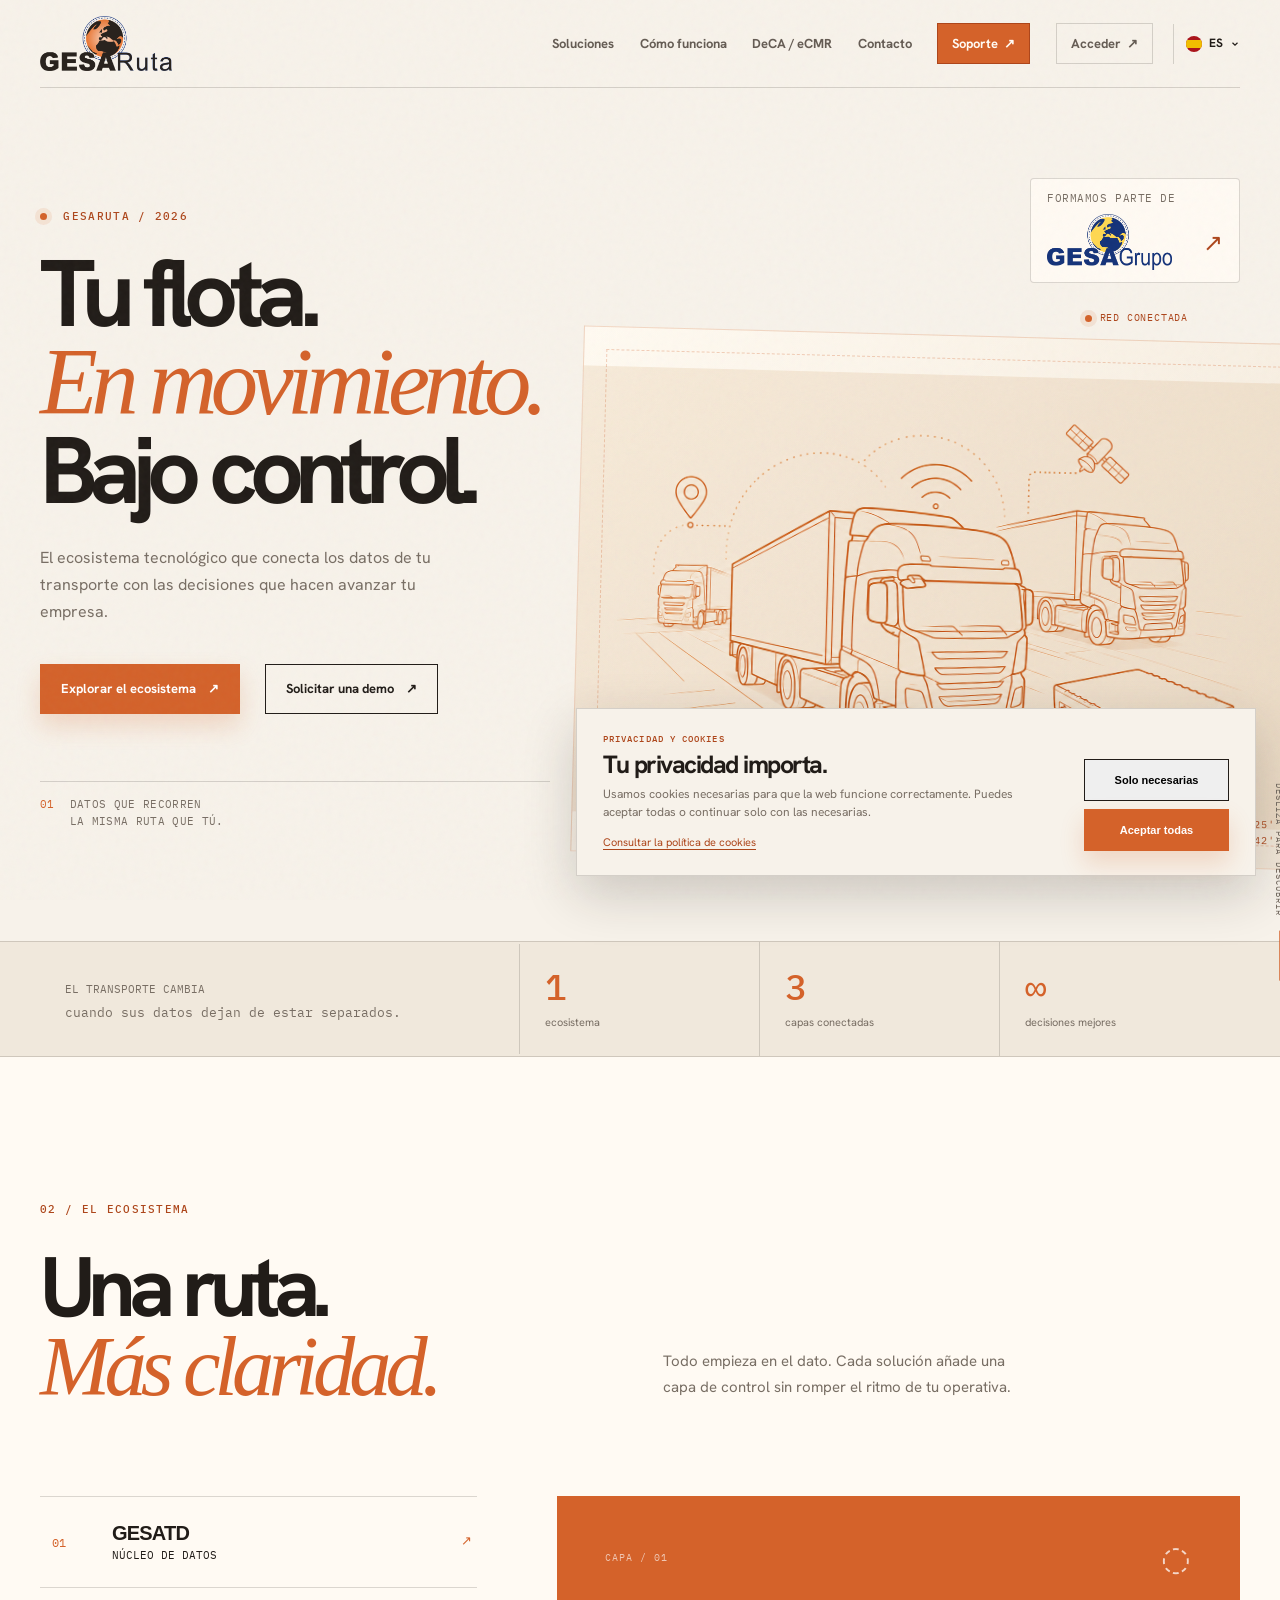
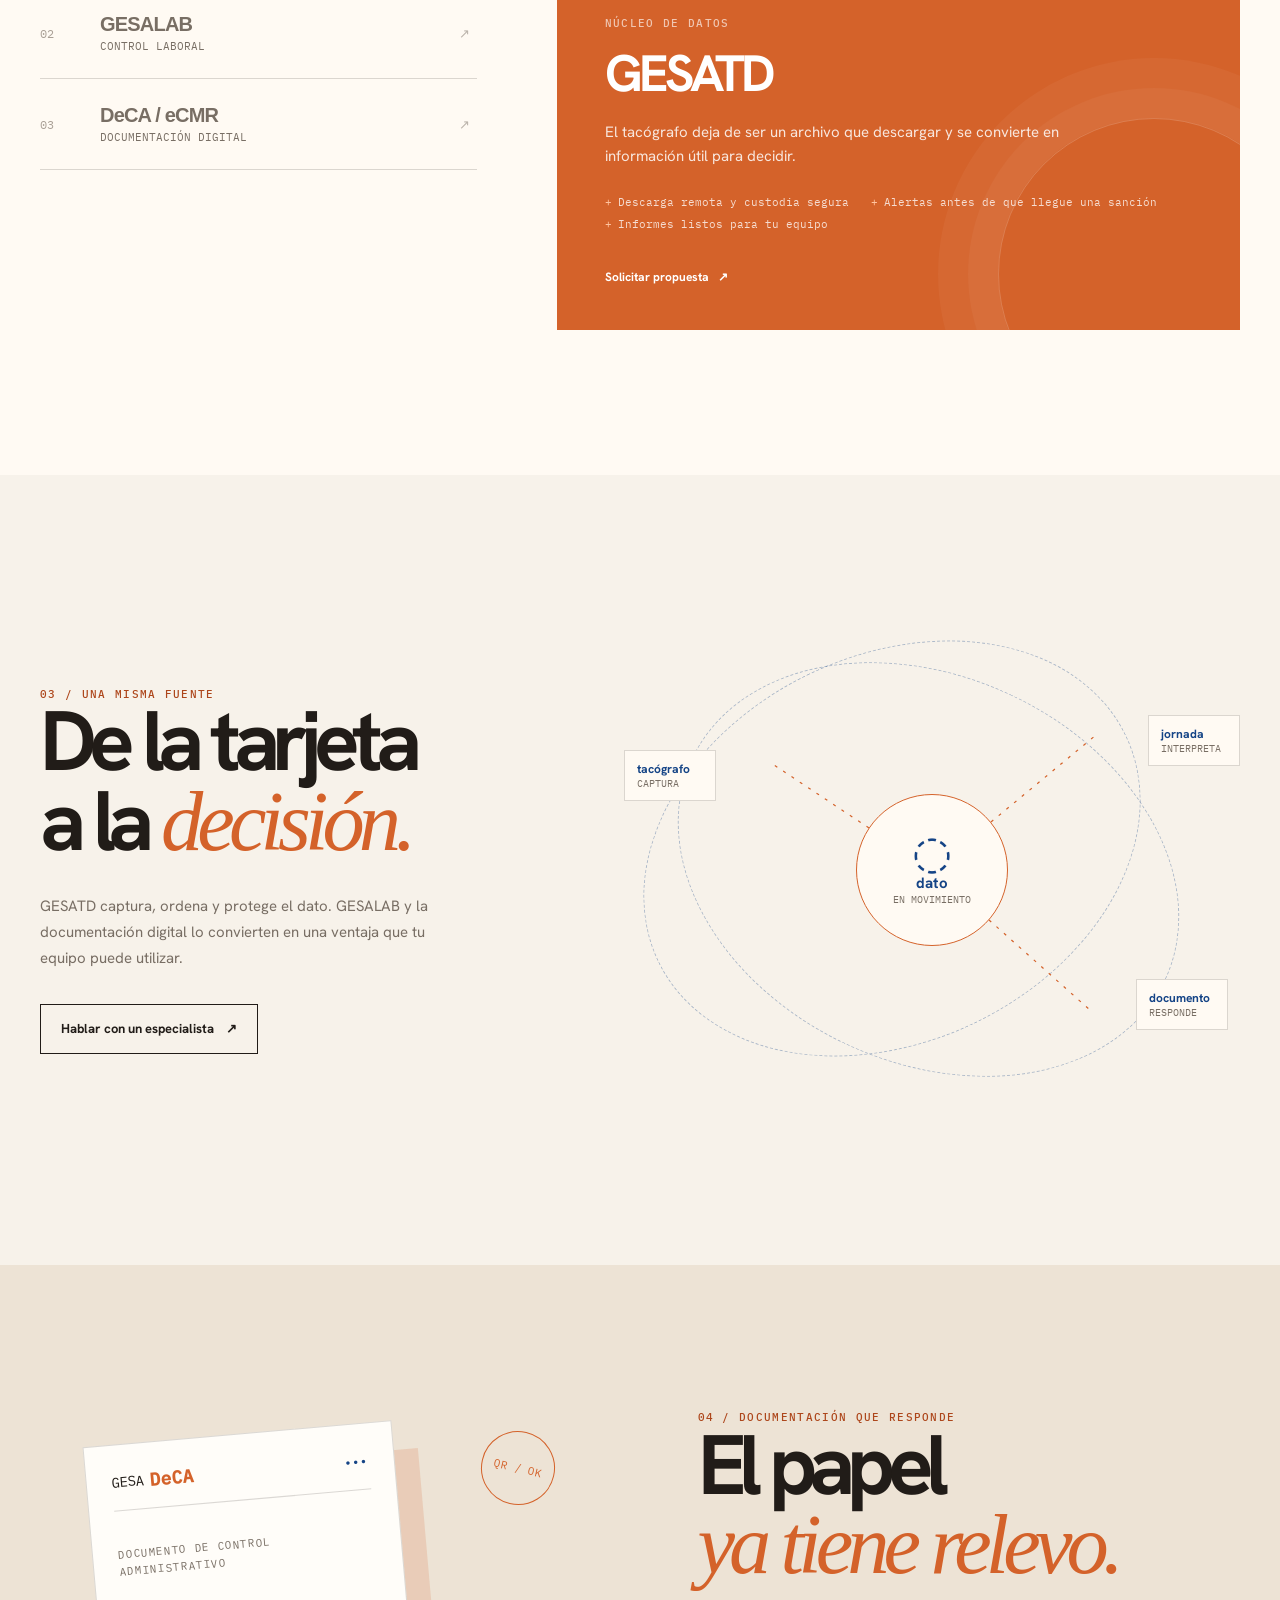
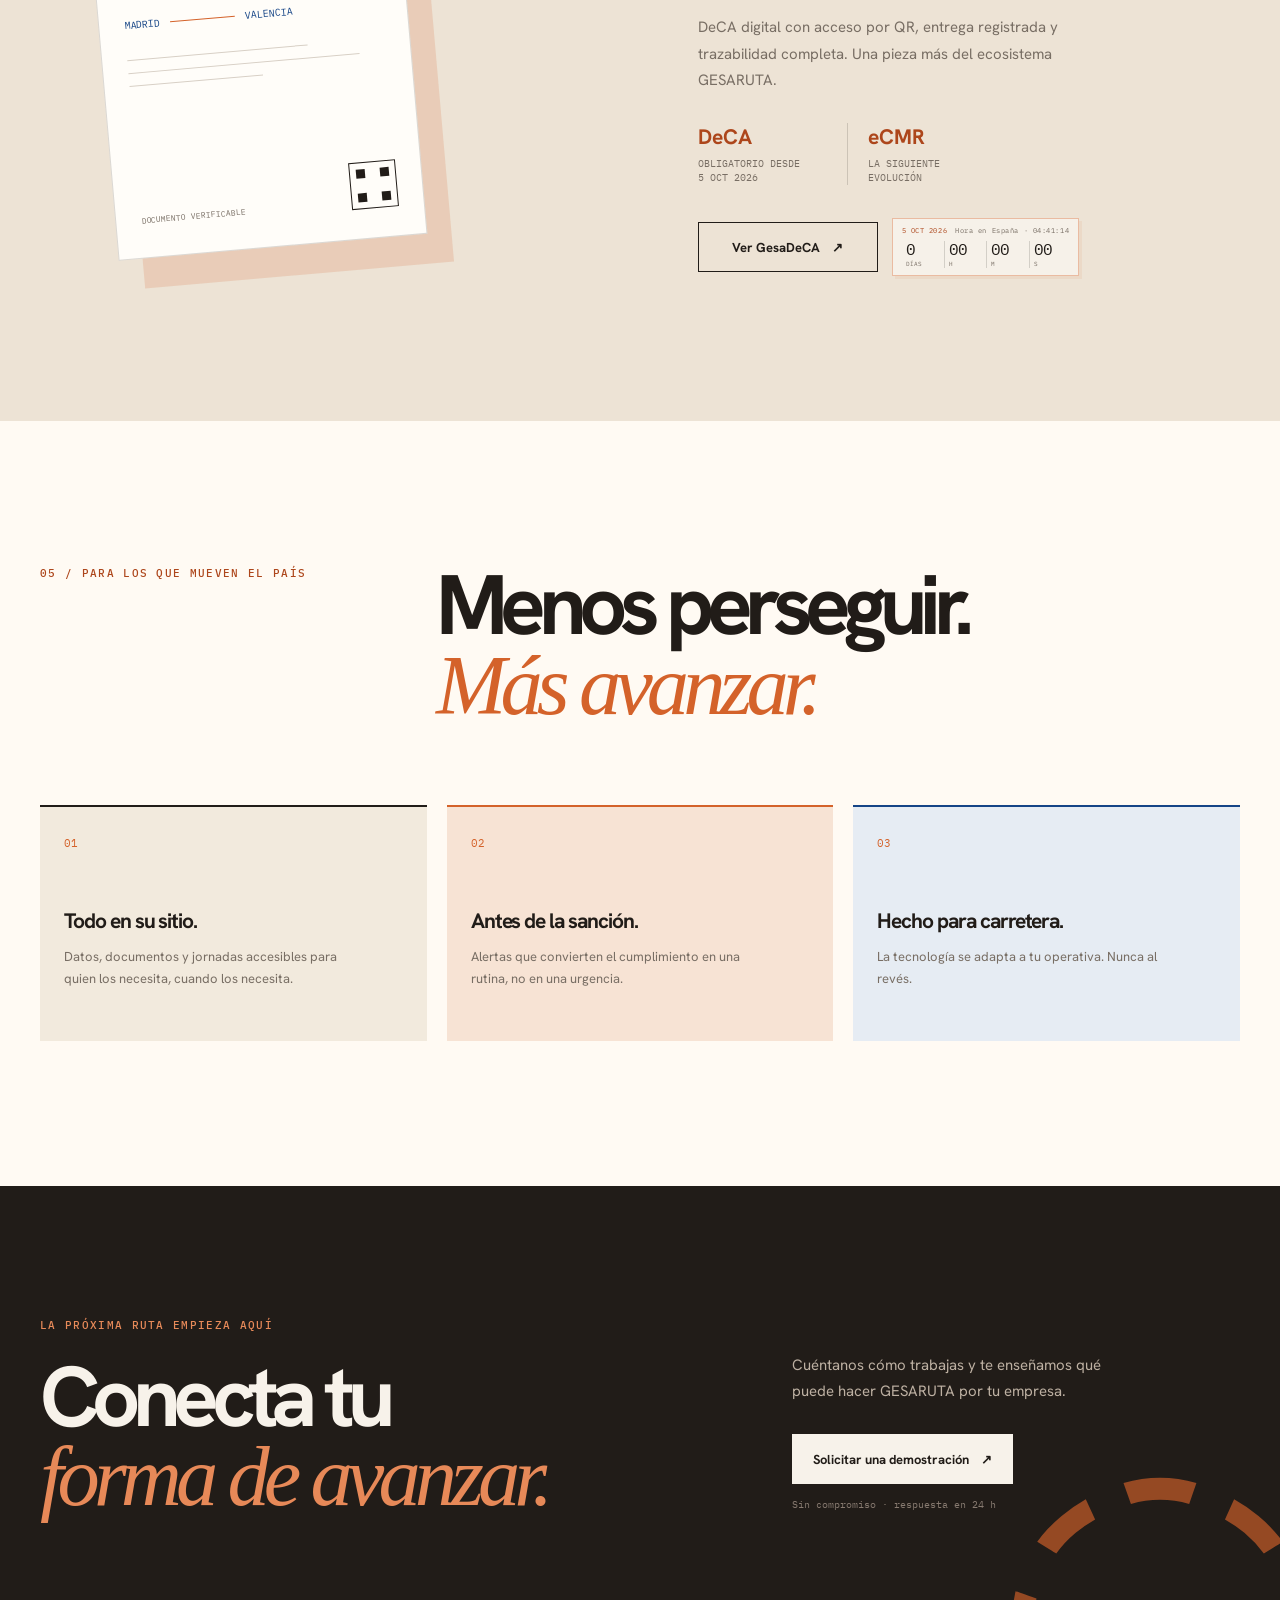
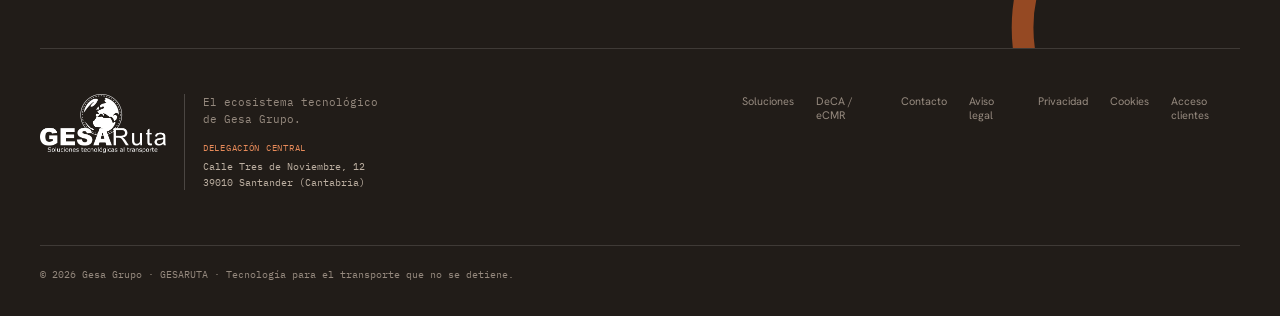
<file: index.html>
<!doctype html>
<html lang="es">
  <head>
    <meta charset="utf-8">
    <meta name="viewport" content="width=device-width, initial-scale=1">
    <meta name="description" content="GESARUTA conecta los datos, las jornadas y la documentación de tu empresa de transporte.">
    <meta name="theme-color" content="#f7f2ea">
    <link rel="icon" type="image/png" href="/assets/gesaruta-logo.png">
    <link rel="stylesheet" href="/styles.css?v=support-orange-1">
    <title>GESARUTA · Ecosistema tecnológico de transporte</title>
    <!-- Google tag (gtag.js) -->
    <script async src="https://www.googletagmanager.com/gtag/js?id=G-MJ1S7P0BSZ"></script>
    <script>
      window.dataLayer = window.dataLayer || [];
      function gtag(){dataLayer.push(arguments);}
      gtag('js', new Date());
      gtag('config', 'G-MJ1S7P0BSZ');
    </script>
  </head>
  <body>
    <div class="grain" aria-hidden="true"></div>
    <header class="site-header">
      <a class="brand" href="#inicio" aria-label="GESARUTA, volver al inicio">
        <img src="/assets/gesaruta-logo.png" alt="GESARUTA">
      </a>
      <button class="menu-toggle" type="button" aria-expanded="false" aria-controls="main-navigation">
        <span></span><span></span><span class="sr-only">Abrir menú</span>
      </button>
      <nav class="navigation" id="main-navigation" aria-label="Navegación principal">
        <a href="#soluciones">Soluciones</a>
        <a href="#como-funciona">Cómo funciona</a>
        <a href="#documentacion">DeCA / eCMR</a>
        <a href="/contacto/">Contacto</a>
        <a class="nav-login nav-support" href="https://download.anydesk.com/AnyDesk.exe" target="_blank" rel="noopener noreferrer">Soporte <span aria-hidden="true">↗</span></a>
        <a class="nav-login" href="https://deca.gesaruta.com">Acceder <span aria-hidden="true">↗</span></a>
      </nav>
      <div class="language-selector">
        <button class="language-toggle" type="button" aria-expanded="false" aria-controls="language-menu" aria-label="Seleccionar idioma: Castellano">
          <img class="language-flag" src="/assets/flags/es.svg" alt="" width="16" height="16">
          <span class="language-code">ES</span>
          <svg class="language-chevron" width="10" height="10" viewBox="0 0 12 12" aria-hidden="true"><path d="m3 4.5 3 3 3-3" fill="none" stroke="currentColor" stroke-width="1.4"/></svg>
        </button>
        <ul class="language-menu" id="language-menu" aria-label="Idiomas" hidden>
          <li><button type="button" data-language="es" aria-pressed="true"><img class="language-flag" src="/assets/flags/es.svg" alt="" width="16" height="16"><span lang="es">Castellano</span></button></li>
          <li><button type="button" data-language="ca" aria-pressed="false"><img class="language-flag" src="/assets/flags/ca.svg" alt="" width="16" height="16"><span lang="ca">Català</span></button></li>
          <li><button type="button" data-language="eu" aria-pressed="false"><img class="language-flag" src="/assets/flags/eu.svg" alt="" width="16" height="16"><span lang="eu">Euskara</span></button></li>
          <li><button type="button" data-language="gl" aria-pressed="false"><img class="language-flag" src="/assets/flags/gl.svg" alt="" width="16" height="16"><span lang="gl">Galego</span></button></li>
          <li><button type="button" data-language="en" aria-pressed="false"><img class="language-flag" src="/assets/flags/en.svg" alt="" width="16" height="16"><span lang="en">English</span></button></li>
          <li><button type="button" data-language="fr" aria-pressed="false"><img class="language-flag" src="/assets/flags/fr.svg" alt="" width="16" height="16"><span lang="fr">Français</span></button></li>
          <li><button type="button" data-language="de" aria-pressed="false"><img class="language-flag" src="/assets/flags/de.svg" alt="" width="16" height="16"><span lang="de">Deutsch</span></button></li>
          <li><button type="button" data-language="it" aria-pressed="false"><img class="language-flag" src="/assets/flags/it.svg" alt="" width="16" height="16"><span lang="it">Italiano</span></button></li>
          <li><button type="button" data-language="pt" aria-pressed="false"><img class="language-flag" src="/assets/flags/pt.svg" alt="" width="16" height="16"><span lang="pt">Português</span></button></li>
        </ul>
      </div>
    </header>

    <main id="inicio">
      <section class="hero">
        <div class="shell hero-grid">
          <div class="hero-copy reveal">
            <p class="overline"><span class="live-dot"></span> GESARUTA / 2026</p>
            <h1>Tu flota.<br><em>En movimiento.</em><br>Bajo control.</h1>
            <p class="hero-intro">El ecosistema tecnológico que conecta los datos de tu transporte con las decisiones que hacen avanzar tu empresa.</p>
            <div class="hero-actions">
              <a class="button button-primary" href="#soluciones">Explorar el ecosistema <span aria-hidden="true">↗</span></a>
              <a class="button button-outline" href="mailto:hola@gesaruta.com?subject=Quiero%20conocer%20GESARUTA">Solicitar una demo <span aria-hidden="true">↗</span></a>
            </div>
            <div class="hero-note"><span>01</span><span>Datos que recorren<br>la misma ruta que tú.</span></div>

          </div>
          <div class="hero-visual">
            <a class="group-card" href="https://gesagrupo.com/" aria-label="Visitar la web de Gesa Grupo">
              <span class="group-card-label">Formamos parte de</span>
              <span class="group-card-brand"><img src="/assets/gesagrupo-logo.png" alt="Gesa Grupo" width="991" height="442"><span aria-hidden="true">↗</span></span>
            </a>
          <div class="hero-art reveal reveal-delay">
            <div class="art-label art-label-top"><span class="art-pulse"></span> red conectada</div>
            <div class="art-frame">
              <img src="/assets/flota-conectada.png" alt="Ilustración lineal de una flota de camiones conectada por datos">
              <div class="art-coordinate">40°25' N<br>03°42' W</div>
            </div>
            <div class="art-label art-label-bottom"><span class="route-mark route-mark-small" aria-hidden="true">◌</span><span>de la carretera<br>al dato</span></div>
          </div>
          </div>
        </div>
        <div class="hero-rail" aria-hidden="true"><span>desliza para descubrir</span><i></i></div>
      </section>

      <section class="signal" aria-label="Resumen de GESARUTA">
        <div class="shell signal-grid">
          <p><span>EL TRANSPORTE CAMBIA</span> cuando sus datos dejan de estar separados.</p>
          <div><strong>1</strong><span>ecosistema</span></div>
          <div><strong>3</strong><span>capas conectadas</span></div>
          <div><strong>∞</strong><span>decisiones mejores</span></div>
        </div>
      </section>

      <section class="section section-solutions" id="soluciones">
        <div class="shell">
          <div class="section-heading reveal">
            <p class="overline">02 / EL ECOSISTEMA</p>
            <h2>Una ruta.<br><em>Más claridad.</em></h2>
            <p>Todo empieza en el dato. Cada solución añade una capa de control sin romper el ritmo de tu operativa.</p>
          </div>
          <div class="solutions-layout">
            <div class="solution-list" role="tablist" aria-label="Soluciones de GESARUTA">
              <button class="solution-tab" type="button" role="tab" aria-selected="true" aria-controls="solution-panel" data-solution="gesatd"><span class="solution-number">01</span><span><b>GESATD</b><small>Núcleo de datos</small></span><span class="tab-arrow" aria-hidden="true">↗</span></button>
              <button class="solution-tab" type="button" role="tab" aria-selected="false" aria-controls="solution-panel" data-solution="gesalab"><span class="solution-number">02</span><span><b>GESALAB</b><small>Control laboral</small></span><span class="tab-arrow" aria-hidden="true">↗</span></button>
              <button class="solution-tab" type="button" role="tab" aria-selected="false" aria-controls="solution-panel" data-solution="deca"><span class="solution-number">03</span><span><b>DeCA / eCMR</b><small>Documentación digital</small></span><span class="tab-arrow" aria-hidden="true">↗</span></button>
            </div>
            <article class="solution-feature feature-orange" id="solution-panel" role="tabpanel">
              <div class="feature-top"><span>CAPA / 01</span><span class="feature-orbit" aria-hidden="true">◌</span></div>
              <p class="overline">Núcleo de datos</p>
              <h3>GESATD</h3>
              <p class="feature-description">El tacógrafo deja de ser un archivo que descargar y se convierte en información útil para decidir.</p>
              <ul><li><span>+</span>Descarga remota y custodia segura</li><li><span>+</span>Alertas antes de que llegue una sanción</li><li><span>+</span>Informes listos para tu equipo</li></ul>
              <a class="feature-link" href="mailto:hola@gesaruta.com?subject=Quiero%20una%20propuesta%20de%20GESATD">Solicitar propuesta <span aria-hidden="true">↗</span></a>
            </article>
          </div>
        </div>
      </section>

      <section class="section section-data" id="como-funciona">
        <div class="shell data-grid">
          <div class="data-copy reveal">
            <p class="overline">03 / UNA MISMA FUENTE</p>
            <h2>De la tarjeta<br>a la <em>decisión.</em></h2>
            <p>GESATD captura, ordena y protege el dato. GESALAB y la documentación digital lo convierten en una ventaja que tu equipo puede utilizar.</p>
            <a class="button button-outline" href="mailto:hola@gesaruta.com?subject=Quiero%20hablar%20con%20un%20especialista">Hablar con un especialista <span aria-hidden="true">↗</span></a>
          </div>
          <div class="data-visual reveal reveal-delay" aria-label="Flujo del dato de tacógrafo a jornada y documento">
            <div class="orbit orbit-one"></div><div class="orbit orbit-two"></div>
            <div class="data-core"><span class="core-mark">◌</span><b>dato</b><span>en movimiento</span></div>
            <div class="data-node node-one"><b>tacógrafo</b><span>captura</span></div>
            <div class="data-node node-two"><b>jornada</b><span>interpreta</span></div>
            <div class="data-node node-three"><b>documento</b><span>responde</span></div>
            <svg class="data-lines" viewBox="0 0 500 500" aria-hidden="true"><path d="M187 208 92 145M309 202 414 115M307 300 408 390"></path></svg>
          </div>
        </div>
      </section>

      <section class="section section-documentation" id="documentacion">
        <div class="shell documentation-grid">
          <div class="deca-card reveal">
            <div class="document-sheet">
              <div class="document-head"><span>GESA</span><b>DeCA</b><i>●●●</i></div>
              <div class="document-title">DOCUMENTO DE CONTROL<br>ADMINISTRATIVO</div>
              <div class="document-route"><span>MADRID</span><i></i><span>VALENCIA</span></div>
              <div class="document-lines"><i></i><i></i><i></i></div>
              <div class="fake-qr" aria-label="Código QR de muestra"><span></span><span></span><span></span><span></span><span></span><span></span><span></span><span></span><span></span></div>
              <small>DOCUMENTO VERIFICABLE</small>
            </div>
            <span class="deca-stamp">QR / OK</span>
          </div>
          <div class="documentation-copy reveal reveal-delay">
            <p class="overline">04 / DOCUMENTACIÓN QUE RESPONDE</p>
            <h2>El papel<br><em>ya tiene relevo.</em></h2>
            <p>DeCA digital con acceso por QR, entrega registrada y trazabilidad completa. Una pieza más del ecosistema GESARUTA.</p>
            <div class="deca-meta"><span><b>DeCA</b><small>obligatorio desde<br>5 OCT 2026</small></span><span><b>eCMR</b><small>la siguiente<br>evolución</small></span></div>
            <div class="deca-action-row"><a class="button button-outline" href="https://deca.gesaruta.com/deca" target="_blank" rel="noopener noreferrer">Ver GesaDeCA <span aria-hidden="true">↗</span></a><div class="deca-countdown" aria-label="Cuenta atrás hasta la obligatoriedad de DeCA"><div class="countdown-heading"><span>5 OCT 2026</span><time id="spain-time" aria-live="polite">Hora en España · --:--:--</time></div><div class="countdown-values" role="timer" aria-live="polite"><span><b id="countdown-days">--</b><small>días</small></span><span><b id="countdown-hours">--</b><small>h</small></span><span><b id="countdown-minutes">--</b><small>m</small></span><span><b id="countdown-seconds">--</b><small>s</small></span></div></div></div>
          </div>
        </div>
      </section>

      <section class="section section-proof">
        <div class="shell">
          <div class="proof-intro reveal"><p class="overline">05 / PARA LOS QUE MUEVEN EL PAÍS</p><h2>Menos perseguir.<br><em>Más avanzar.</em></h2></div>
          <div class="proof-grid">
            <article class="proof-card reveal"><span>01</span><h3>Todo en su sitio.</h3><p>Datos, documentos y jornadas accesibles para quien los necesita, cuando los necesita.</p></article>
            <article class="proof-card proof-card-orange reveal reveal-delay-1"><span>02</span><h3>Antes de la sanción.</h3><p>Alertas que convierten el cumplimiento en una rutina, no en una urgencia.</p></article>
            <article class="proof-card proof-card-blue reveal reveal-delay-2"><span>03</span><h3>Hecho para carretera.</h3><p>La tecnología se adapta a tu operativa. Nunca al revés.</p></article>
          </div>
        </div>
      </section>

      <section class="cta" id="contacto">
        <div class="shell cta-inner">
          <div class="reveal"><p class="overline">LA PRÓXIMA RUTA EMPIEZA AQUÍ</p><h2>Conecta tu<br><em>forma de avanzar.</em></h2></div>
          <div class="cta-action reveal reveal-delay"><p>Cuéntanos cómo trabajas y te enseñamos qué puede hacer GESARUTA por tu empresa.</p><a class="button button-light" href="mailto:hola@gesaruta.com?subject=Quiero%20una%20demostraci%C3%B3n%20de%20GESARUTA">Solicitar una demostración <span aria-hidden="true">↗</span></a><small>Sin compromiso · respuesta en 24 h</small></div>
        </div>
        <div class="cta-orbit" aria-hidden="true">◌</div>
      </section>
    </main>

    <footer class="site-footer">
      <div class="shell footer-inner">
        <div class="footer-brand"><a href="#inicio"><img src="/assets/gesaruta-logo-white.png" alt="GESARUTA"></a><div class="footer-brand-copy"><p>El ecosistema tecnológico<br>de Gesa Grupo.</p><address><span>DELEGACIÓN CENTRAL</span>Calle Tres de Noviembre, 12<br>39010 Santander (Cantabria)</address></div></div>
        <div class="footer-links"><a href="#soluciones">Soluciones</a><a href="https://deca.gesaruta.com/deca">DeCA / eCMR</a><a href="/contacto/">Contacto</a><a href="/legal/#aviso-legal">Aviso legal</a><a href="/legal/#privacidad">Privacidad</a><a href="/legal/#cookies">Cookies</a><a href="https://deca.gesaruta.com">Acceso clientes</a></div>
        <p class="footer-legal">© 2026 Gesa Grupo · GESARUTA · Tecnología para el transporte que no se detiene.</p>
      </div>
    </footer>
    <script src="/script.js?v=cookies-popup-1" defer></script>
  </body>
</html>
</file>
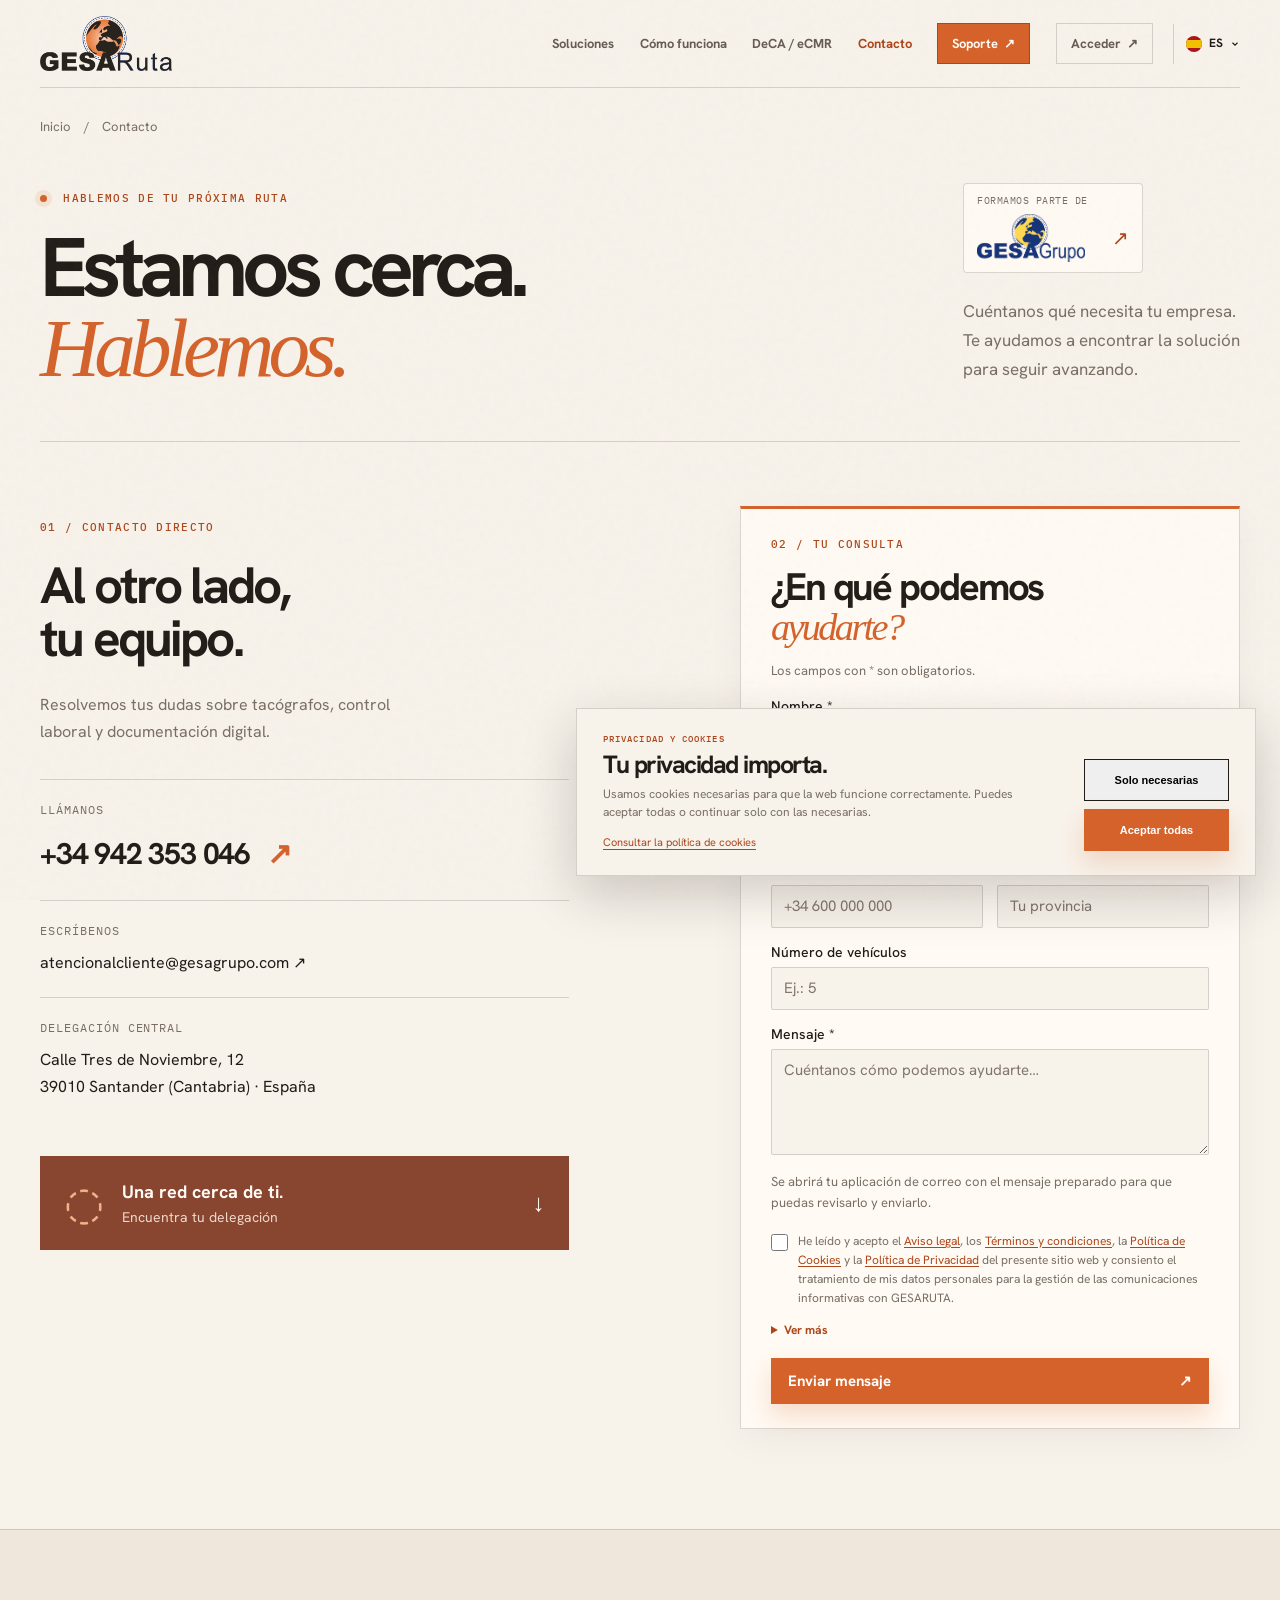
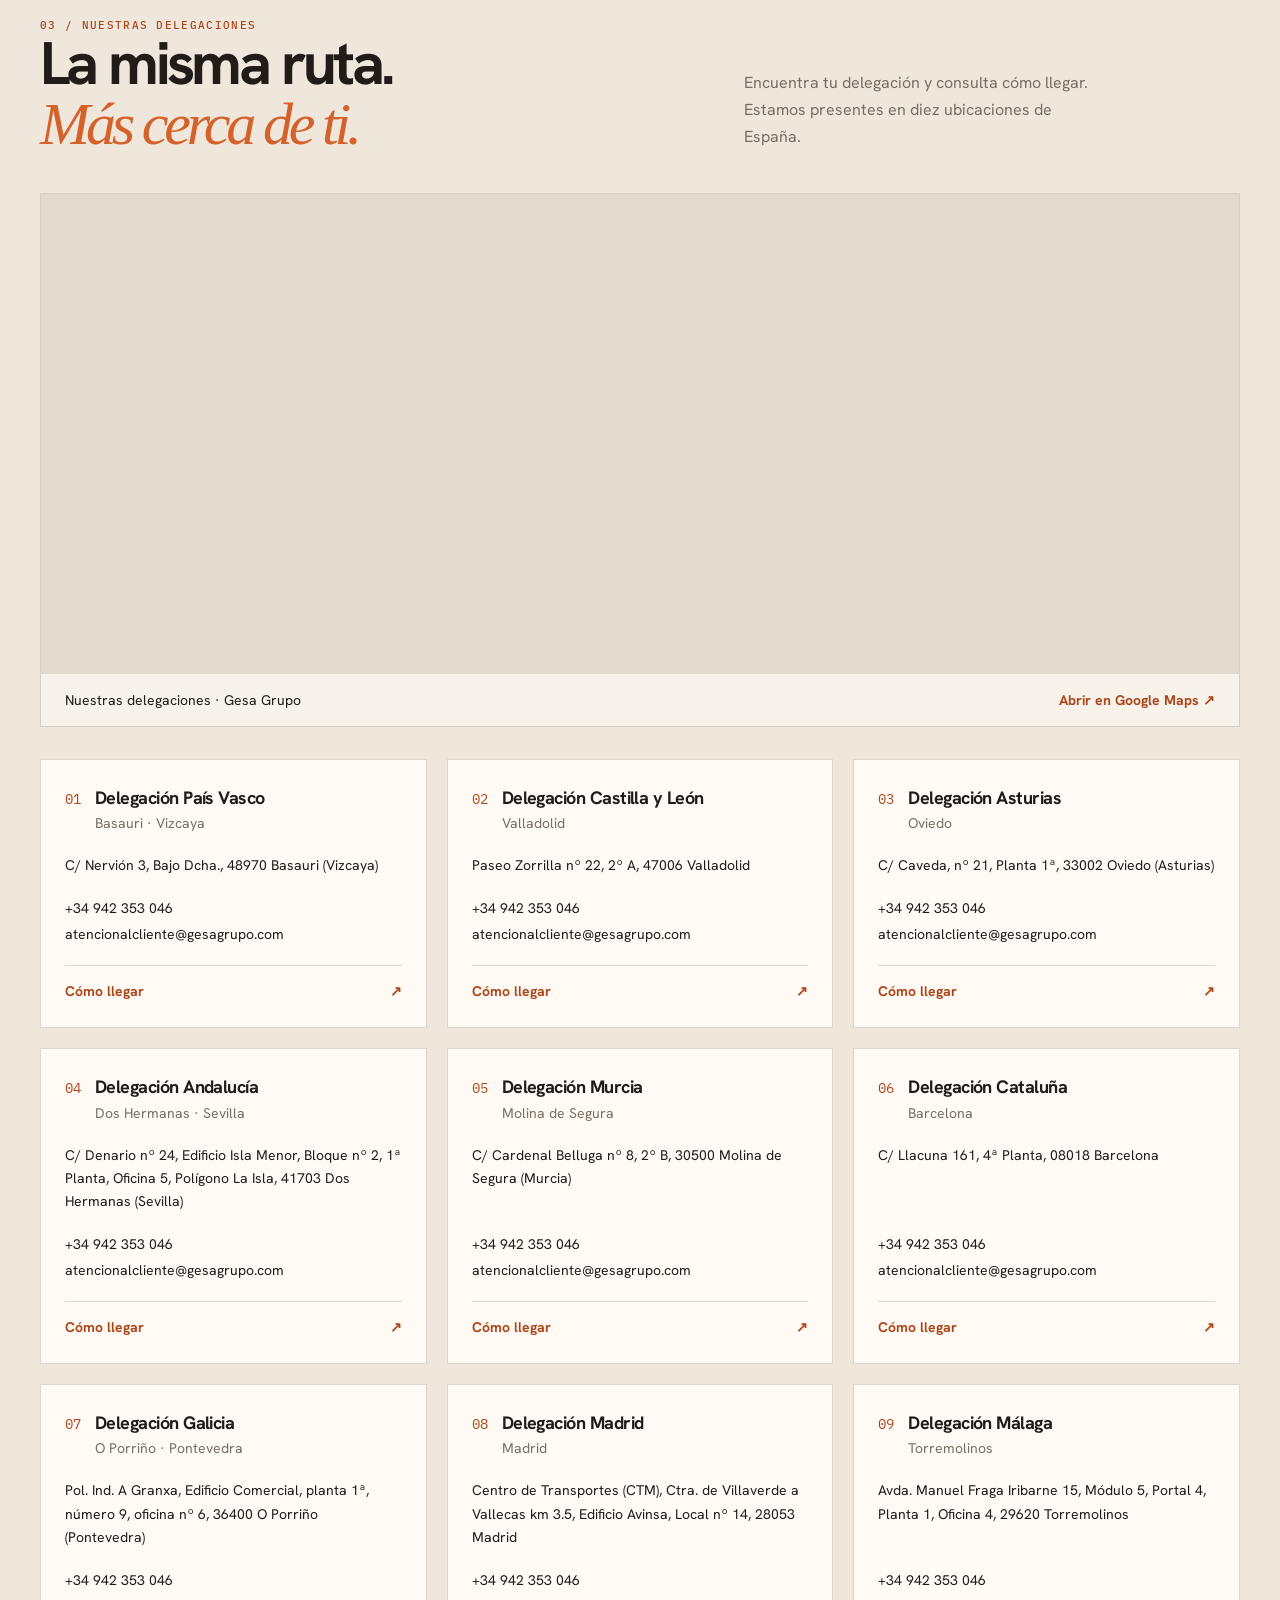
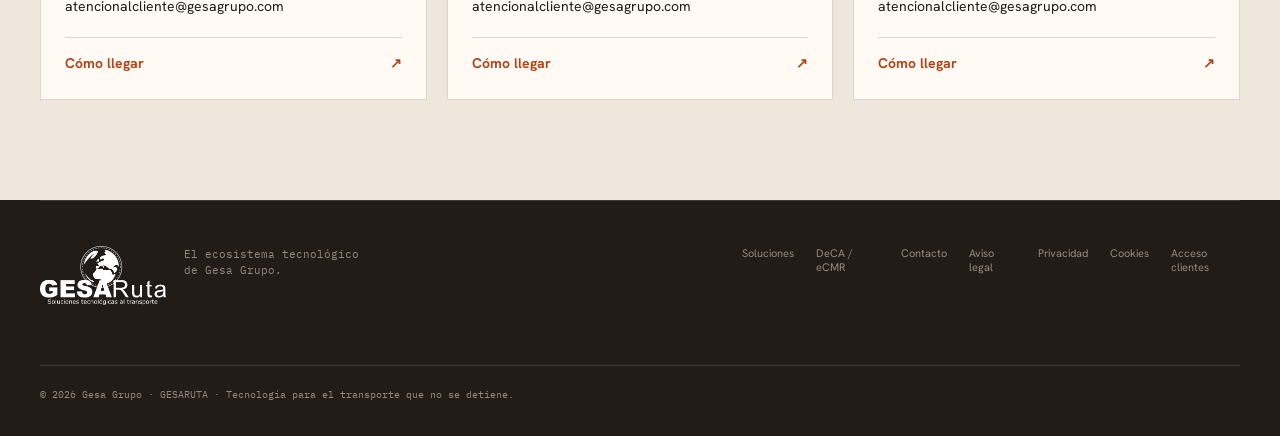
<file: contacto/index.html>
<!doctype html>
<html lang="es"><head><meta charset="utf-8"><meta name="viewport" content="width=device-width, initial-scale=1"><meta name="description" content="Contacta con el equipo de GESARUTA. Consulta nuestras delegaciones y cuéntanos qué necesita tu empresa de transporte."><meta name="theme-color" content="#f7f2ea"><title>Contacto · GESARUTA</title><link rel="icon" type="image/png" href="/assets/gesaruta-logo.png"><link rel="stylesheet" href="/styles.css?v=support-orange-1"><link rel="stylesheet" href="/contacto/contacto.css">
    <!-- Google tag (gtag.js) -->
    <script async src="https://www.googletagmanager.com/gtag/js?id=G-MJ1S7P0BSZ"></script>
    <script>
      window.dataLayer = window.dataLayer || [];
      function gtag(){dataLayer.push(arguments);}
      gtag('js', new Date());
      gtag('config', 'G-MJ1S7P0BSZ');
    </script>
</head><body><div class="grain" aria-hidden="true"></div>    <header class="site-header">
      <a class="brand" href="/#inicio" aria-label="GESARUTA, volver al inicio">
        <img src="/assets/gesaruta-logo.png" alt="GESARUTA">
      </a>
      <button class="menu-toggle" type="button" aria-expanded="false" aria-controls="main-navigation">
        <span></span><span></span><span class="sr-only">Abrir menú</span>
      </button>
      <nav class="navigation" id="main-navigation" aria-label="Navegación principal">
        <a href="/#soluciones">Soluciones</a>
        <a href="/#como-funciona">Cómo funciona</a>
        <a href="/#documentacion">DeCA / eCMR</a>
        <a href="/contacto/" aria-current="page">Contacto</a>
        <a class="nav-login nav-support" href="https://download.anydesk.com/AnyDesk.exe" target="_blank" rel="noopener noreferrer">Soporte <span aria-hidden="true">↗</span></a>
        <a class="nav-login" href="https://deca.gesaruta.com">Acceder <span aria-hidden="true">↗</span></a>
      </nav>
      <div class="language-selector">
        <button class="language-toggle" type="button" aria-expanded="false" aria-controls="language-menu" aria-label="Seleccionar idioma: Castellano">
          <img class="language-flag" src="/assets/flags/es.svg" alt="" width="16" height="16">
          <span class="language-code">ES</span>
          <svg class="language-chevron" width="10" height="10" viewBox="0 0 12 12" aria-hidden="true"><path d="m3 4.5 3 3 3-3" fill="none" stroke="currentColor" stroke-width="1.4"/></svg>
        </button>
        <ul class="language-menu" id="language-menu" aria-label="Idiomas" hidden>
          <li><button type="button" data-language="es" aria-pressed="true"><img class="language-flag" src="/assets/flags/es.svg" alt="" width="16" height="16"><span lang="es">Castellano</span></button></li>
          <li><button type="button" data-language="ca" aria-pressed="false"><img class="language-flag" src="/assets/flags/ca.svg" alt="" width="16" height="16"><span lang="ca">Català</span></button></li>
          <li><button type="button" data-language="eu" aria-pressed="false"><img class="language-flag" src="/assets/flags/eu.svg" alt="" width="16" height="16"><span lang="eu">Euskara</span></button></li>
          <li><button type="button" data-language="gl" aria-pressed="false"><img class="language-flag" src="/assets/flags/gl.svg" alt="" width="16" height="16"><span lang="gl">Galego</span></button></li>
          <li><button type="button" data-language="en" aria-pressed="false"><img class="language-flag" src="/assets/flags/en.svg" alt="" width="16" height="16"><span lang="en">English</span></button></li>
          <li><button type="button" data-language="fr" aria-pressed="false"><img class="language-flag" src="/assets/flags/fr.svg" alt="" width="16" height="16"><span lang="fr">Français</span></button></li>
          <li><button type="button" data-language="de" aria-pressed="false"><img class="language-flag" src="/assets/flags/de.svg" alt="" width="16" height="16"><span lang="de">Deutsch</span></button></li>
          <li><button type="button" data-language="it" aria-pressed="false"><img class="language-flag" src="/assets/flags/it.svg" alt="" width="16" height="16"><span lang="it">Italiano</span></button></li>
          <li><button type="button" data-language="pt" aria-pressed="false"><img class="language-flag" src="/assets/flags/pt.svg" alt="" width="16" height="16"><span lang="pt">Português</span></button></li>
        </ul>
      </div>
    </header>

<main id="inicio" class="contact-page">
  <section class="contact-intro shell">
    <nav class="breadcrumbs" aria-label="Ruta de navegación"><a href="/">Inicio</a><span aria-hidden="true">/</span><span aria-current="page">Contacto</span></nav>
    <div class="contact-title-row"><div><p class="overline"><span class="live-dot"></span> HABLEMOS DE TU PRÓXIMA RUTA</p><h1>Estamos cerca.<br><em>Hablemos.</em></h1></div><div class="contact-title-aside"><a class="group-card" href="https://gesagrupo.com/" aria-label="Visitar la web de Gesa Grupo"><span class="group-card-label">Formamos parte de</span><span class="group-card-brand"><img src="/assets/gesagrupo-logo.png" alt="Gesa Grupo" width="991" height="442"><span aria-hidden="true">↗</span></span></a><p>Cuéntanos qué necesita tu empresa.<br>Te ayudamos a encontrar la solución<br>para seguir avanzando.</p></div></div>
  </section>
  <section class="shell contact-layout" aria-label="Contacta con GESARUTA">
    <div class="contact-details">
      <p class="overline">01 / CONTACTO DIRECTO</p><h2>Al otro lado,<br>tu equipo.</h2>
      <p class="contact-description">Resolvemos tus dudas sobre tacógrafos, control laboral y documentación digital.</p>
      <dl class="contact-channels">
        <div><dt>LLÁMANOS</dt><dd><a class="contact-phone" href="tel:+34942353046">+34 942 353 046 <span aria-hidden="true">↗</span></a></dd></div>
        <div><dt>ESCRÍBENOS</dt><dd><a href="mailto:atencionalcliente@gesagrupo.com">atencionalcliente@gesagrupo.com <span aria-hidden="true">↗</span></a></dd></div>
        <div><dt>DELEGACIÓN CENTRAL</dt><dd><address>Calle Tres de Noviembre, 12<br>39010 Santander (Cantabria) · España</address></dd></div>
      </dl>
      <a class="contact-nearby" href="#delegaciones"><span class="nearby-symbol" aria-hidden="true">◌</span><span><strong>Una red cerca de ti.</strong><small>Encuentra tu delegación</small></span><span aria-hidden="true">↓</span></a>
    </div>
    <form class="contact-form" id="contact-form">
      <p class="overline">02 / TU CONSULTA</p><h2>¿En qué podemos<br><em>ayudarte?</em></h2>
      <p class="form-caption">Los campos con * son obligatorios.</p>
      <div class="form-fields">
        <div class="form-field"><label for="contact-name">Nombre *</label><input id="contact-name" name="name" autocomplete="name" placeholder="Tu nombre completo" maxlength="100" required></div>
        <div class="form-field"><label for="contact-email">Email *</label><input id="contact-email" type="email" name="email" autocomplete="email" placeholder="tu@empresa.com" maxlength="150" required></div>
        <div class="form-row"><div class="form-field"><label for="contact-phone">Teléfono</label><input id="contact-phone" type="tel" name="phone" autocomplete="tel" placeholder="+34 600 000 000" maxlength="30"></div><div class="form-field"><label for="contact-province">Provincia</label><input id="contact-province" name="province" autocomplete="address-level2" placeholder="Tu provincia" maxlength="60"></div></div>
        <div class="form-field"><label for="contact-vehicles">Número de vehículos</label><input id="contact-vehicles" name="vehicles" type="number" min="0" max="100000" step="1" placeholder="Ej.: 5"></div>
        <div class="form-field"><label for="contact-message">Mensaje *</label><textarea id="contact-message" name="message" rows="4" maxlength="1500" placeholder="Cuéntanos cómo podemos ayudarte…" required></textarea></div>
      </div>
      <p class="form-delivery-note" id="delivery-note">Se abrirá tu aplicación de correo con el mensaje preparado para que puedas revisarlo y enviarlo.</p>
      <div class="form-consent">
        <label class="consent-checkbox" for="contact-legal-consent"><input id="contact-legal-consent" name="legal-consent" type="checkbox" required><span>He leído y acepto el <a href="/legal/#aviso-legal">Aviso legal</a>, los <a href="/legal/#terminos">Términos y condiciones</a>, la <a href="/legal/#cookies">Política de Cookies</a> y la <a href="/legal/#privacidad">Política de Privacidad</a> del presente sitio web y consiento el tratamiento de mis datos personales para la gestión de las comunicaciones informativas con GESARUTA.</span></label>
        <details class="privacy-details">
          <summary>Ver más</summary>
          <div>
            <p><strong>Información básica sobre protección de datos.</strong></p>
            <p><strong>Responsable del tratamiento:</strong> GESARUTA, S.L.U. Puedes consultar más información en nuestro <a href="/legal/#aviso-legal">Aviso legal</a>.</p>
            <p><strong>Finalidad del tratamiento:</strong> Gestión de las consultas y comunicaciones realizadas a través del sitio web.</p>
            <p><strong>Legitimación para el tratamiento de sus datos personales:</strong> Consentimiento del interesado.</p>
            <p><strong>Destinatarios:</strong> Pueden realizarse comunicaciones a terceros de los datos personales de los usuarios, previa solicitud de su consentimiento expreso para ello, salvo obligación legal o ejecución de contratos.</p>
            <p><strong>Derechos:</strong> Puede ejercer los derechos de acceso, rectificación, supresión, limitación del tratamiento, portabilidad, oposición y a no ser objeto de decisiones automatizadas, incluyendo la elaboración de perfiles.</p>
            <p><strong>Más información:</strong> Puedes obtener más información sobre el tratamiento de datos personales en nuestro <a href="/legal/#aviso-legal">Aviso legal</a>, nuestra <a href="/legal/#privacidad">Política de Privacidad</a>, nuestra <a href="/legal/#cookies">Política de Cookies</a> y en los <a href="/legal/#terminos">Términos y condiciones</a> del presente sitio web.</p>
          </div>
        </details>
      </div>
      <button class="button button-primary contact-submit" type="submit" aria-describedby="delivery-note">Enviar mensaje <span aria-hidden="true">↗</span></button>
      <p class="form-status" id="form-status" role="status"></p>
      <noscript><p>Puedes escribirnos directamente a <a href="mailto:atencionalcliente@gesagrupo.com">atencionalcliente@gesagrupo.com</a>.</p></noscript>
    </form>
  </section>
  <section class="delegations" id="delegaciones">
    <div class="shell">
      <div class="delegations-heading"><div><p class="overline">03 / NUESTRAS DELEGACIONES</p><h2>La misma ruta.<br><em>Más cerca de ti.</em></h2></div><p>Encuentra tu delegación y consulta cómo llegar. Estamos presentes en diez ubicaciones de España.</p></div>
      <div class="office-map">
        <iframe id="office-map-frame" title="Mapa de delegaciones de Gesa Grupo" src="https://www.google.com/maps/d/embed?mid=1BwWXLiySs2m0yChfP1BgfP36zo76x2U&amp;ehbc=2E312F" width="640" height="480" loading="eager" referrerpolicy="no-referrer-when-downgrade" allowfullscreen></iframe>
        <div class="map-caption"><span>Nuestras delegaciones · Gesa Grupo</span><a href="https://www.google.com/maps/d/viewer?mid=1BwWXLiySs2m0yChfP1BgfP36zo76x2U" target="_blank" rel="noopener noreferrer">Abrir en Google Maps ↗</a></div>
      </div>
      <div class="office-grid"><article class="office-card">
      <div class="office-heading"><span class="office-number">01</span><div><h3>Delegación País Vasco</h3><p>Basauri · Vizcaya</p></div></div>
      <address>C/ Nervión 3, Bajo Dcha., 48970 Basauri (Vizcaya)</address>
      <div class="office-contact"><a href="tel:+34942353046">+34 942 353 046</a><a href="mailto:atencionalcliente@gesagrupo.com">atencionalcliente@gesagrupo.com</a></div>
      <a class="office-map-link" href="https://www.google.com/maps/search/?api=1&amp;query=C/%20Nervi%C3%B3n%203%2C%20Bajo%20Dcha.%2C%2048970%20Basauri%20%28Vizcaya%29" target="_blank" rel="noopener noreferrer">Cómo llegar <span aria-hidden="true">↗</span></a>
    </article><article class="office-card">
      <div class="office-heading"><span class="office-number">02</span><div><h3>Delegación Castilla y León</h3><p>Valladolid</p></div></div>
      <address>Paseo Zorrilla nº 22, 2º A, 47006 Valladolid</address>
      <div class="office-contact"><a href="tel:+34942353046">+34 942 353 046</a><a href="mailto:atencionalcliente@gesagrupo.com">atencionalcliente@gesagrupo.com</a></div>
      <a class="office-map-link" href="https://www.google.com/maps/search/?api=1&amp;query=Paseo%20Zorrilla%20n%C2%BA%2022%2C%202%C2%BA%20A%2C%2047006%20Valladolid" target="_blank" rel="noopener noreferrer">Cómo llegar <span aria-hidden="true">↗</span></a>
    </article><article class="office-card">
      <div class="office-heading"><span class="office-number">03</span><div><h3>Delegación Asturias</h3><p>Oviedo</p></div></div>
      <address>C/ Caveda, nº 21, Planta 1ª, 33002 Oviedo (Asturias)</address>
      <div class="office-contact"><a href="tel:+34942353046">+34 942 353 046</a><a href="mailto:atencionalcliente@gesagrupo.com">atencionalcliente@gesagrupo.com</a></div>
      <a class="office-map-link" href="https://www.google.com/maps/search/?api=1&amp;query=C/%20Caveda%2C%20n%C2%BA%2021%2C%20Planta%201%C2%AA%2C%2033002%20Oviedo%20%28Asturias%29" target="_blank" rel="noopener noreferrer">Cómo llegar <span aria-hidden="true">↗</span></a>
    </article><article class="office-card">
      <div class="office-heading"><span class="office-number">04</span><div><h3>Delegación Andalucía</h3><p>Dos Hermanas · Sevilla</p></div></div>
      <address>C/ Denario nº 24, Edificio Isla Menor, Bloque nº 2, 1ª Planta, Oficina 5, Polígono La Isla, 41703 Dos Hermanas (Sevilla)</address>
      <div class="office-contact"><a href="tel:+34942353046">+34 942 353 046</a><a href="mailto:atencionalcliente@gesagrupo.com">atencionalcliente@gesagrupo.com</a></div>
      <a class="office-map-link" href="https://www.google.com/maps/search/?api=1&amp;query=C/%20Denario%20n%C2%BA%2024%2C%20Edificio%20Isla%20Menor%2C%20Bloque%20n%C2%BA%202%2C%201%C2%AA%20Planta%2C%20Oficina%205%2C%20Pol%C3%ADgono%20La%20Isla%2C%2041703%20Dos%20Hermanas%20%28Sevilla%29" target="_blank" rel="noopener noreferrer">Cómo llegar <span aria-hidden="true">↗</span></a>
    </article><article class="office-card">
      <div class="office-heading"><span class="office-number">05</span><div><h3>Delegación Murcia</h3><p>Molina de Segura</p></div></div>
      <address>C/ Cardenal Belluga nº 8, 2º B, 30500 Molina de Segura (Murcia)</address>
      <div class="office-contact"><a href="tel:+34942353046">+34 942 353 046</a><a href="mailto:atencionalcliente@gesagrupo.com">atencionalcliente@gesagrupo.com</a></div>
      <a class="office-map-link" href="https://www.google.com/maps/search/?api=1&amp;query=C/%20Cardenal%20Belluga%20n%C2%BA%208%2C%202%C2%BA%20B%2C%2030500%20Molina%20de%20Segura%20%28Murcia%29" target="_blank" rel="noopener noreferrer">Cómo llegar <span aria-hidden="true">↗</span></a>
    </article><article class="office-card">
      <div class="office-heading"><span class="office-number">06</span><div><h3>Delegación Cataluña</h3><p>Barcelona</p></div></div>
      <address>C/ Llacuna 161, 4ª Planta, 08018 Barcelona</address>
      <div class="office-contact"><a href="tel:+34942353046">+34 942 353 046</a><a href="mailto:atencionalcliente@gesagrupo.com">atencionalcliente@gesagrupo.com</a></div>
      <a class="office-map-link" href="https://www.google.com/maps/search/?api=1&amp;query=C/%20Llacuna%20161%2C%204%C2%AA%20Planta%2C%2008018%20Barcelona" target="_blank" rel="noopener noreferrer">Cómo llegar <span aria-hidden="true">↗</span></a>
    </article><article class="office-card">
      <div class="office-heading"><span class="office-number">07</span><div><h3>Delegación Galicia</h3><p>O Porriño · Pontevedra</p></div></div>
      <address>Pol. Ind. A Granxa, Edificio Comercial, planta 1ª, número 9, oficina nº 6, 36400 O Porriño (Pontevedra)</address>
      <div class="office-contact"><a href="tel:+34942353046">+34 942 353 046</a><a href="mailto:atencionalcliente@gesagrupo.com">atencionalcliente@gesagrupo.com</a></div>
      <a class="office-map-link" href="https://www.google.com/maps/search/?api=1&amp;query=Pol.%20Ind.%20A%20Granxa%2C%20Edificio%20Comercial%2C%20planta%201%C2%AA%2C%20n%C3%BAmero%209%2C%20oficina%20n%C2%BA%206%2C%2036400%20O%20Porri%C3%B1o%20%28Pontevedra%29" target="_blank" rel="noopener noreferrer">Cómo llegar <span aria-hidden="true">↗</span></a>
    </article><article class="office-card">
      <div class="office-heading"><span class="office-number">08</span><div><h3>Delegación Madrid</h3><p>Madrid</p></div></div>
      <address>Centro de Transportes (CTM), Ctra. de Villaverde a Vallecas km 3.5, Edificio Avinsa, Local nº 14, 28053 Madrid</address>
      <div class="office-contact"><a href="tel:+34942353046">+34 942 353 046</a><a href="mailto:atencionalcliente@gesagrupo.com">atencionalcliente@gesagrupo.com</a></div>
      <a class="office-map-link" href="https://www.google.com/maps/search/?api=1&amp;query=Centro%20de%20Transportes%20%28CTM%29%2C%20Ctra.%20de%20Villaverde%20a%20Vallecas%20km%203.5%2C%20Edificio%20Avinsa%2C%20Local%20n%C2%BA%2014%2C%2028053%20Madrid" target="_blank" rel="noopener noreferrer">Cómo llegar <span aria-hidden="true">↗</span></a>
    </article><article class="office-card">
      <div class="office-heading"><span class="office-number">09</span><div><h3>Delegación Málaga</h3><p>Torremolinos</p></div></div>
      <address>Avda. Manuel Fraga Iribarne 15, Módulo 5, Portal 4, Planta 1, Oficina 4, 29620 Torremolinos</address>
      <div class="office-contact"><a href="tel:+34942353046">+34 942 353 046</a><a href="mailto:atencionalcliente@gesagrupo.com">atencionalcliente@gesagrupo.com</a></div>
      <a class="office-map-link" href="https://www.google.com/maps/search/?api=1&amp;query=Avda.%20Manuel%20Fraga%20Iribarne%2015%2C%20M%C3%B3dulo%205%2C%20Portal%204%2C%20Planta%201%2C%20Oficina%204%2C%2029620%20Torremolinos" target="_blank" rel="noopener noreferrer">Cómo llegar <span aria-hidden="true">↗</span></a>
    </article></div>
    </div>
  </section>
</main>    <footer class="site-footer">
      <div class="shell footer-inner">
        <div class="footer-brand"><a href="/#inicio"><img src="/assets/gesaruta-logo-white.png" alt="GESARUTA"></a><p>El ecosistema tecnológico<br>de Gesa Grupo.</p></div>
        <div class="footer-links"><a href="/#soluciones">Soluciones</a><a href="https://deca.gesaruta.com/deca">DeCA / eCMR</a><a href="/contacto/">Contacto</a><a href="/legal/#aviso-legal">Aviso legal</a><a href="/legal/#privacidad">Privacidad</a><a href="/legal/#cookies">Cookies</a><a href="https://deca.gesaruta.com">Acceso clientes</a></div>
        <p class="footer-legal">© 2026 Gesa Grupo · GESARUTA · Tecnología para el transporte que no se detiene.</p>
      </div>
    </footer>
<script src="/script.js?v=cookies-popup-1" defer></script><script src="/contacto/contacto.js?v=consent-required-1" defer></script></body></html>
</file>
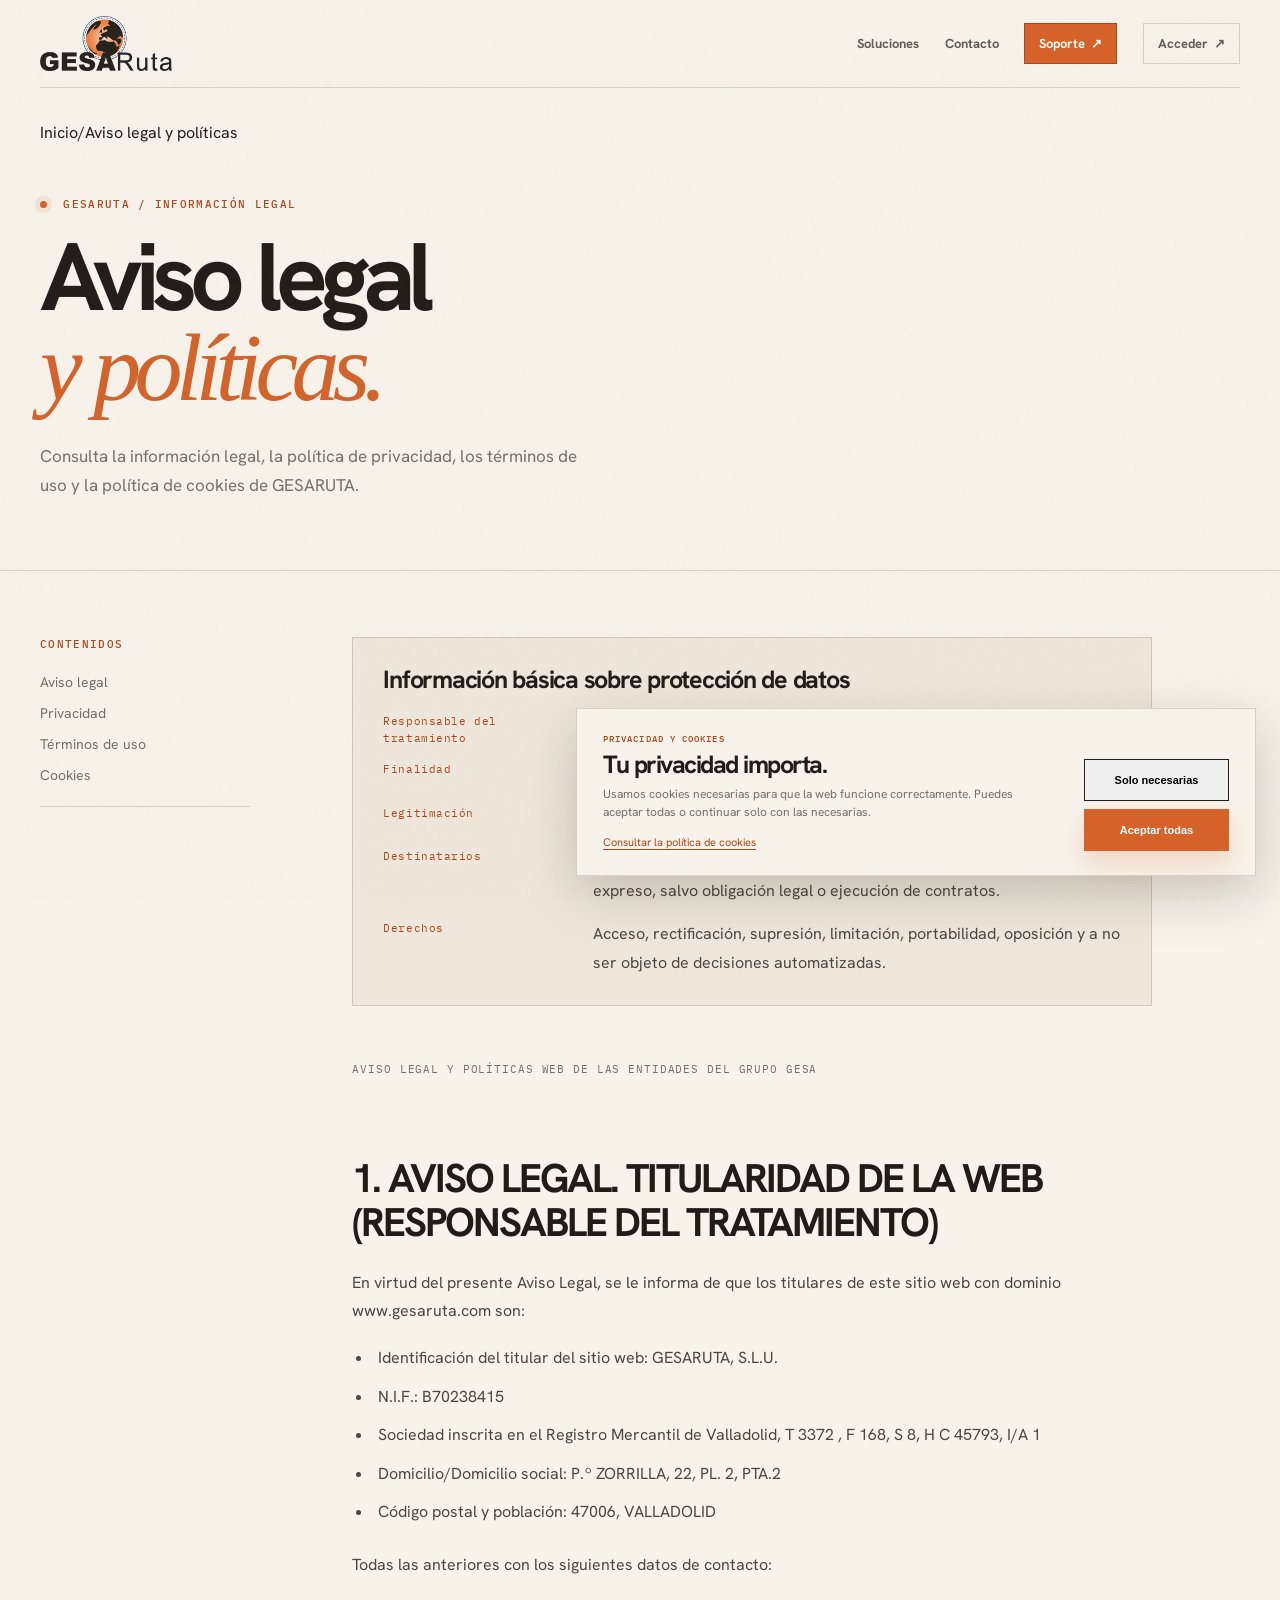
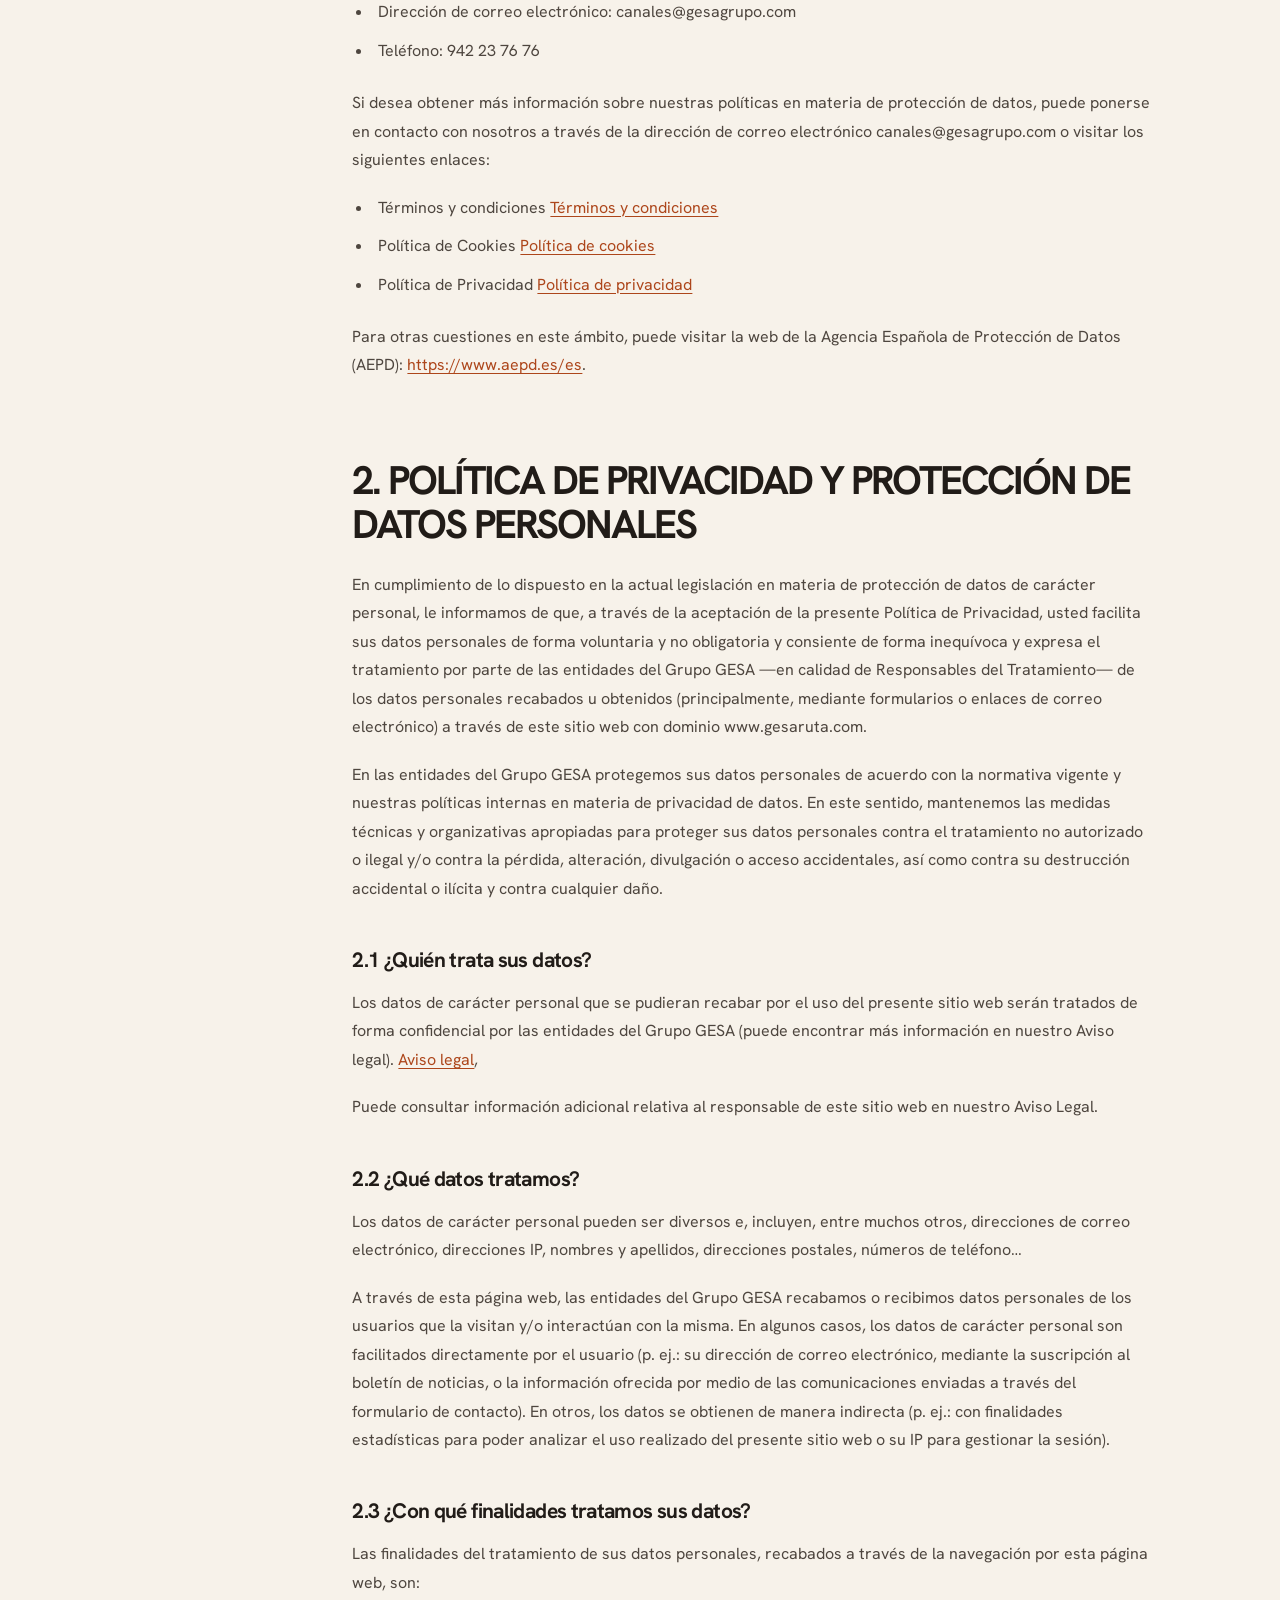
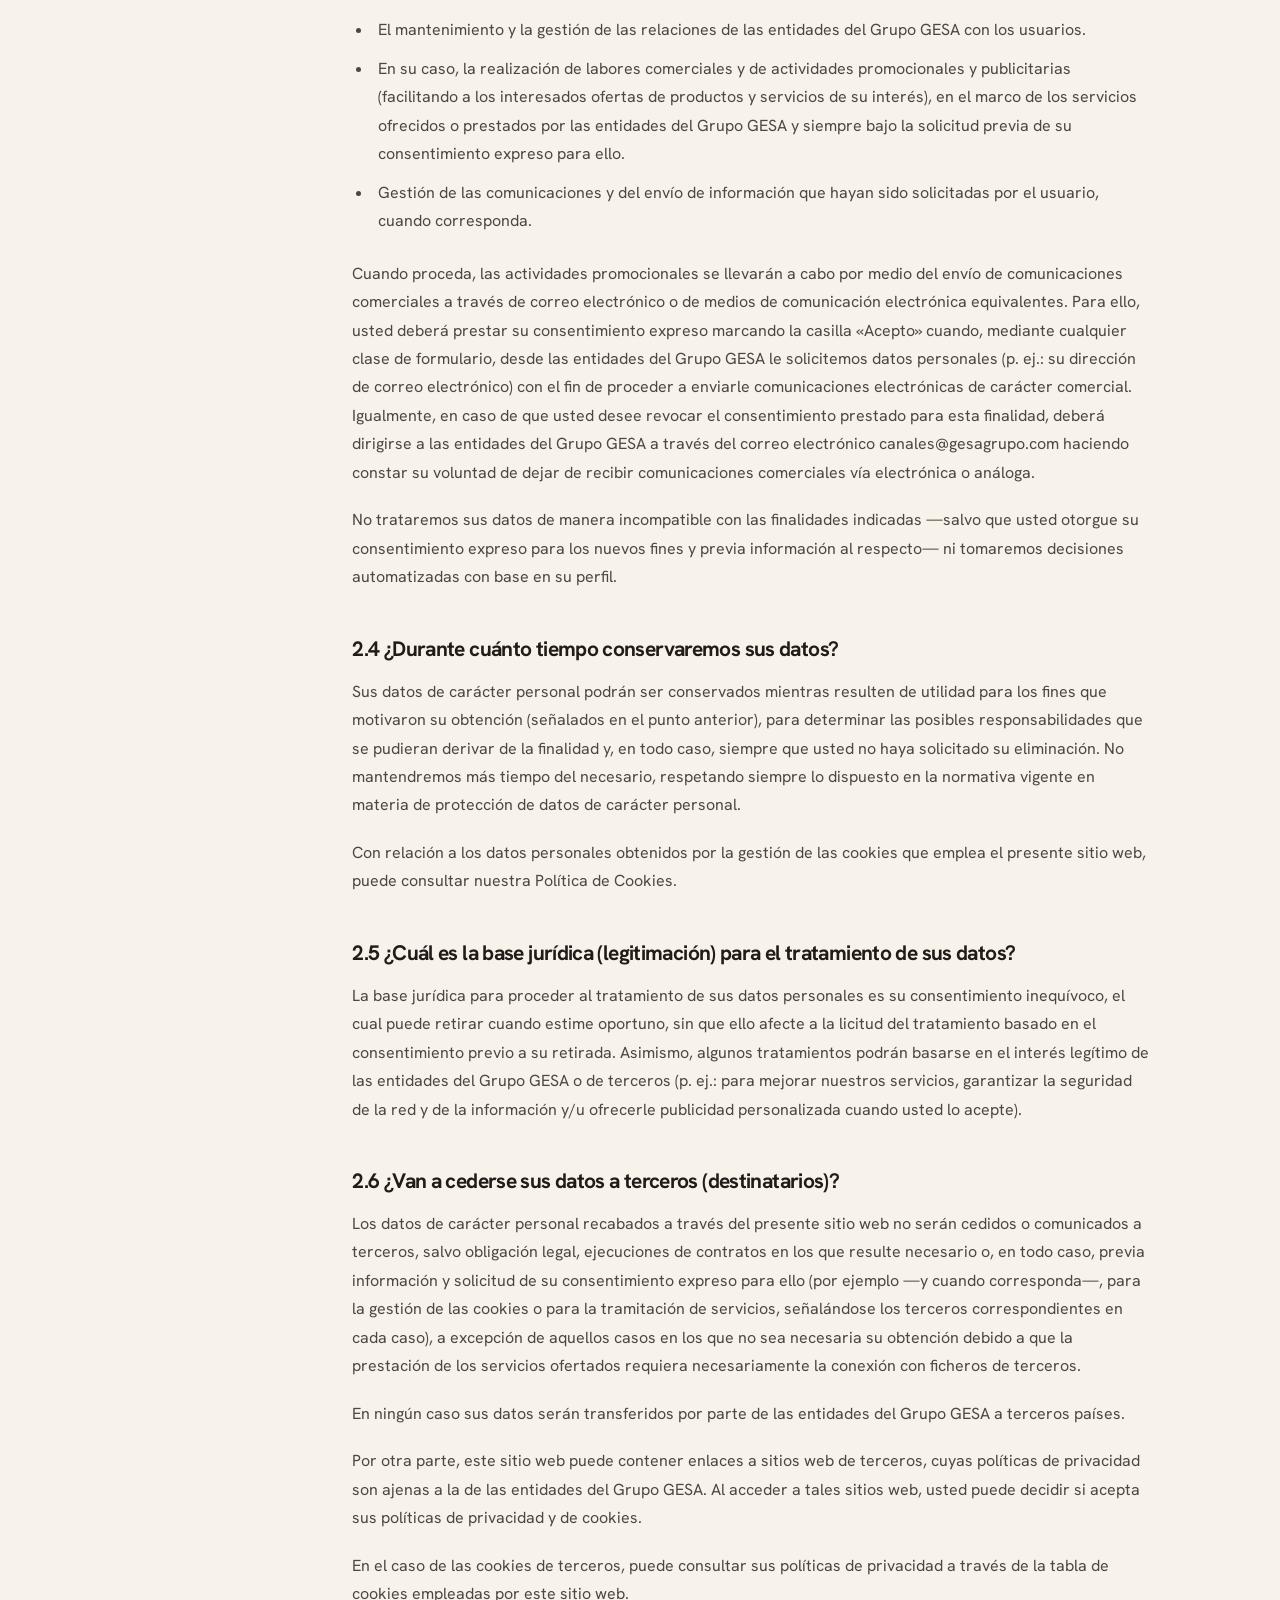
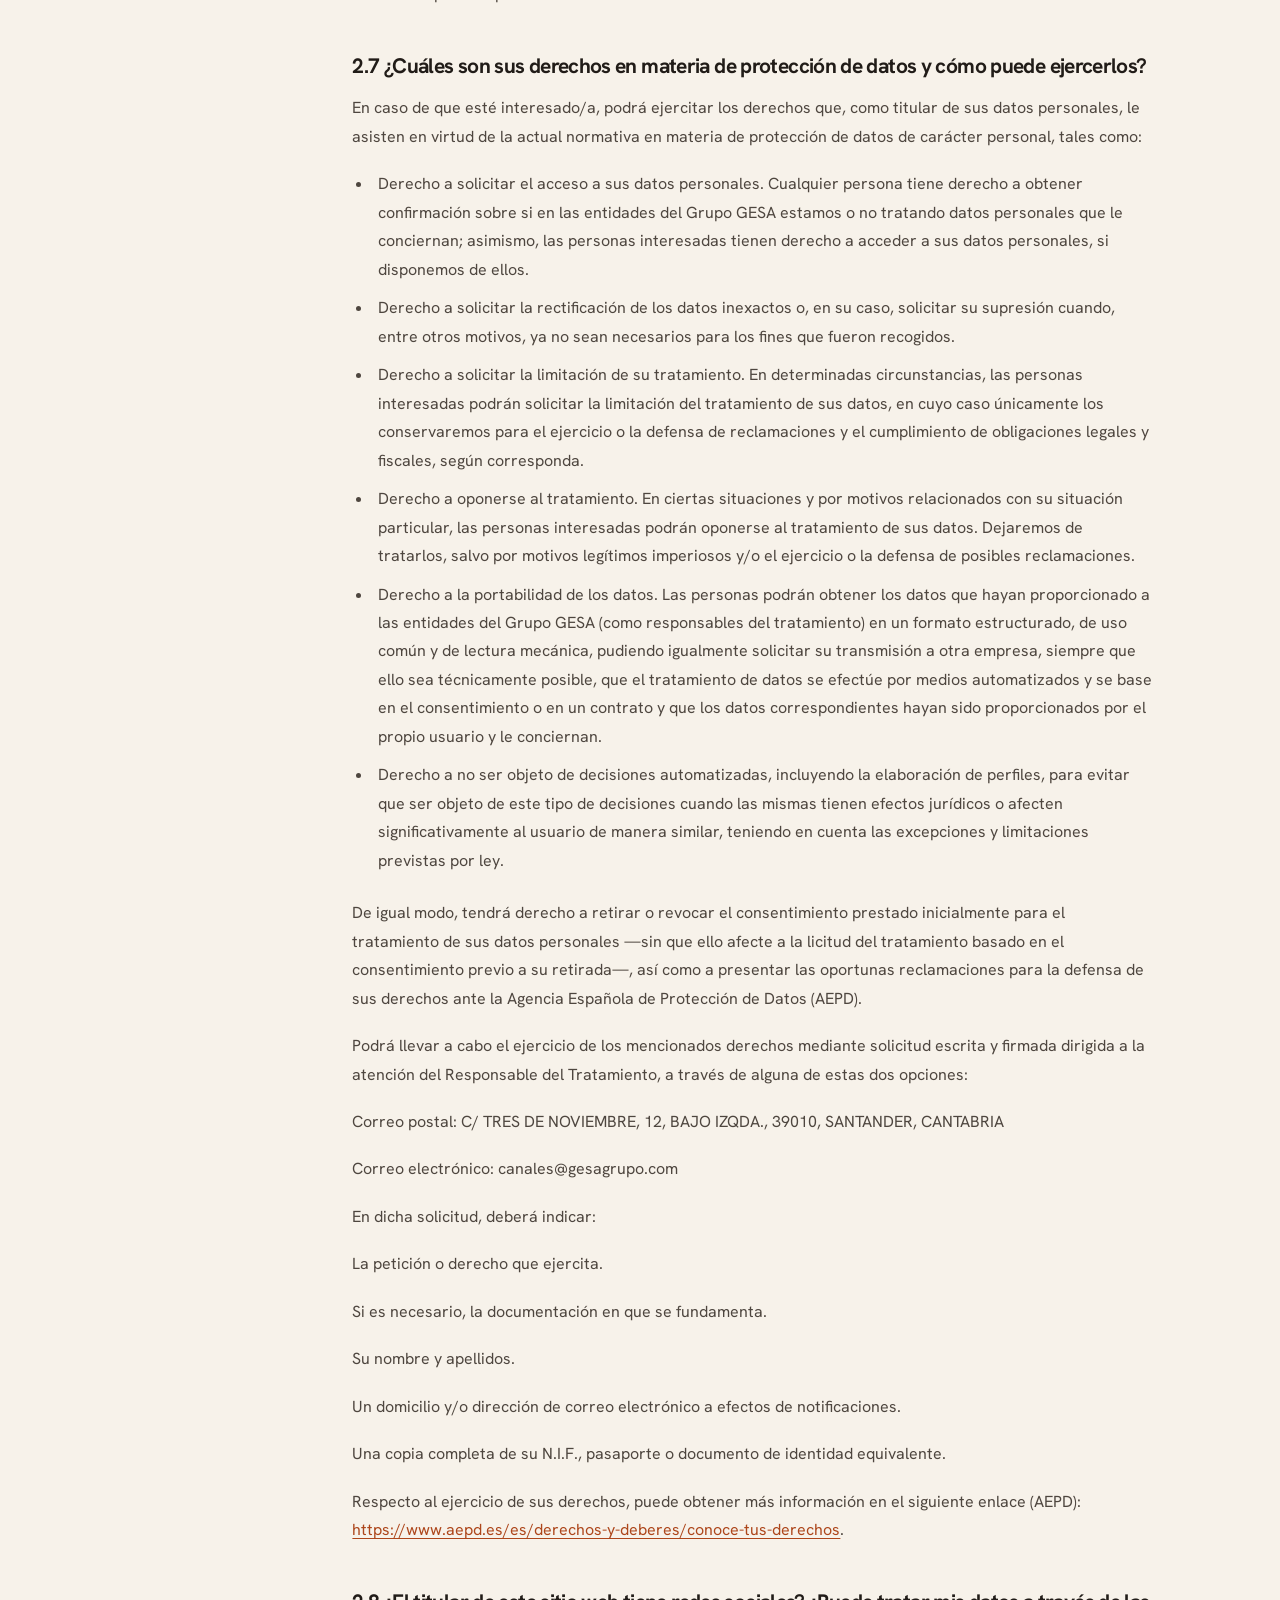
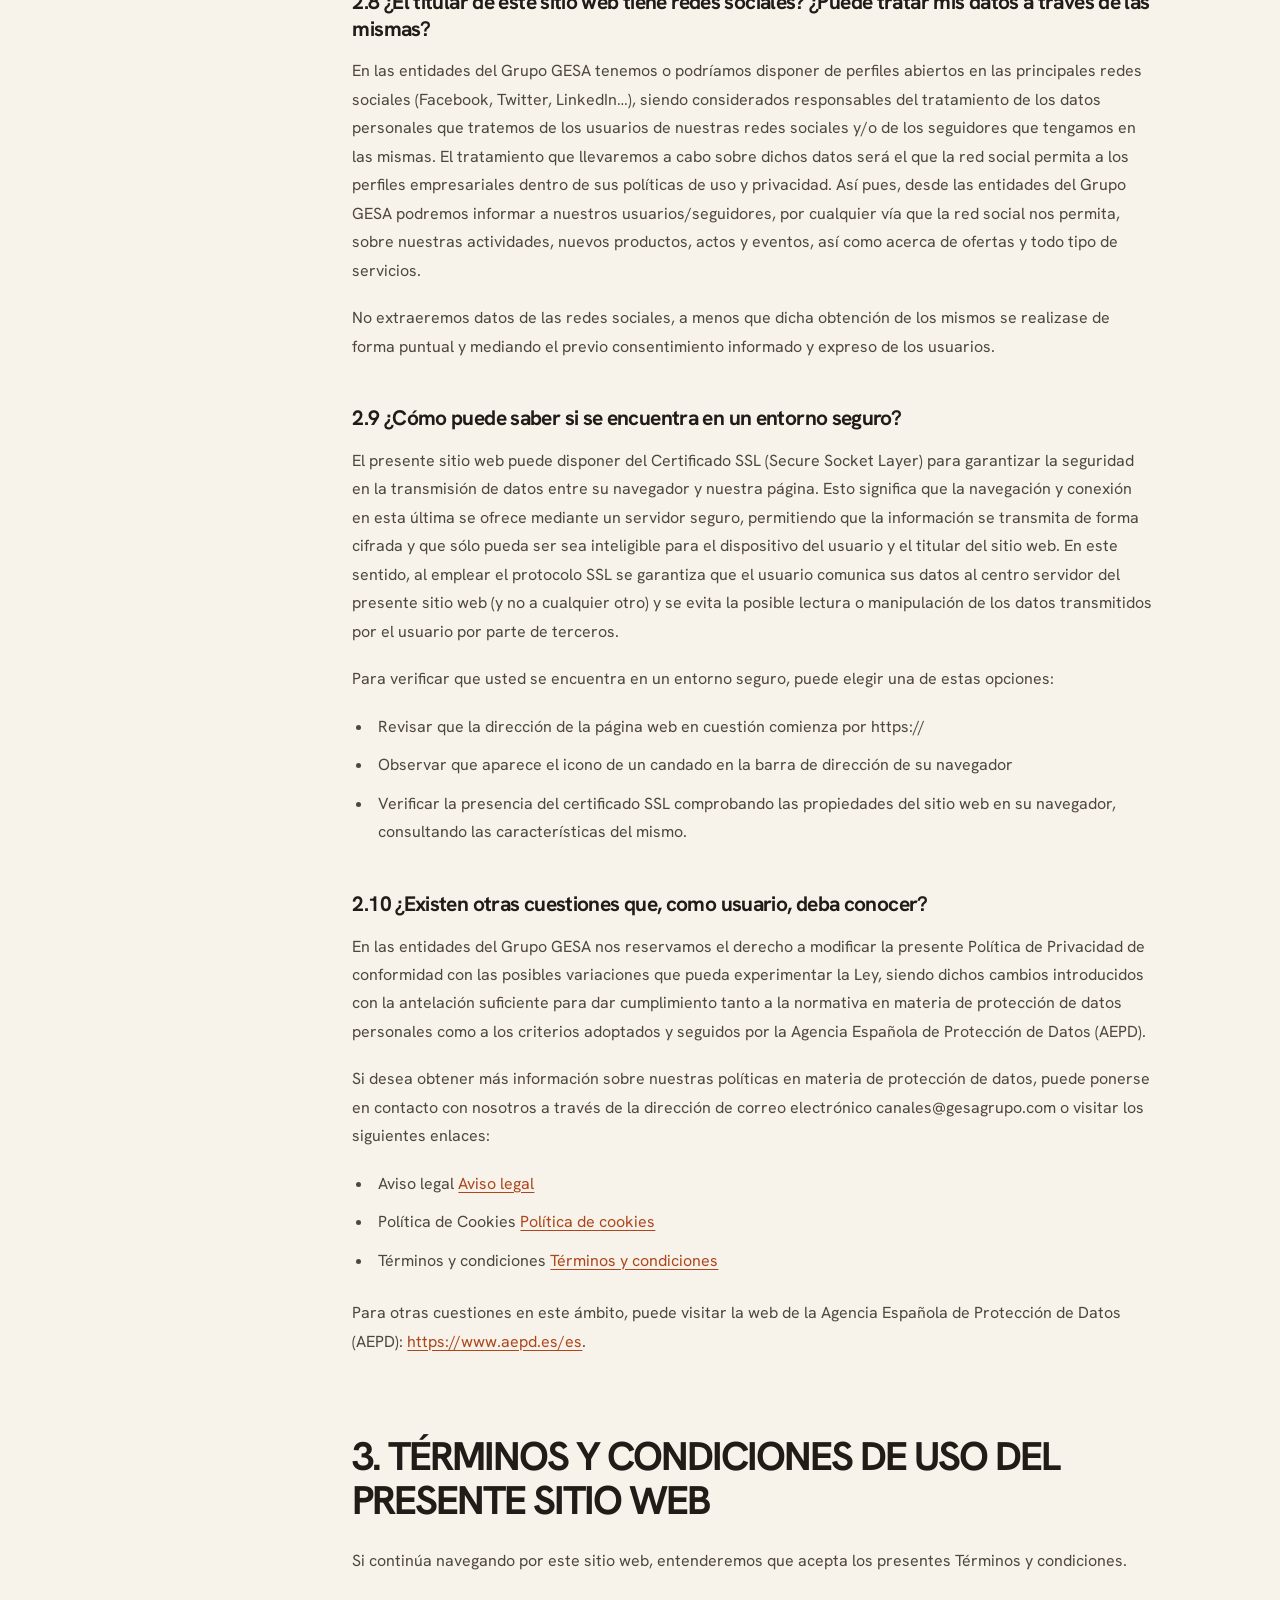
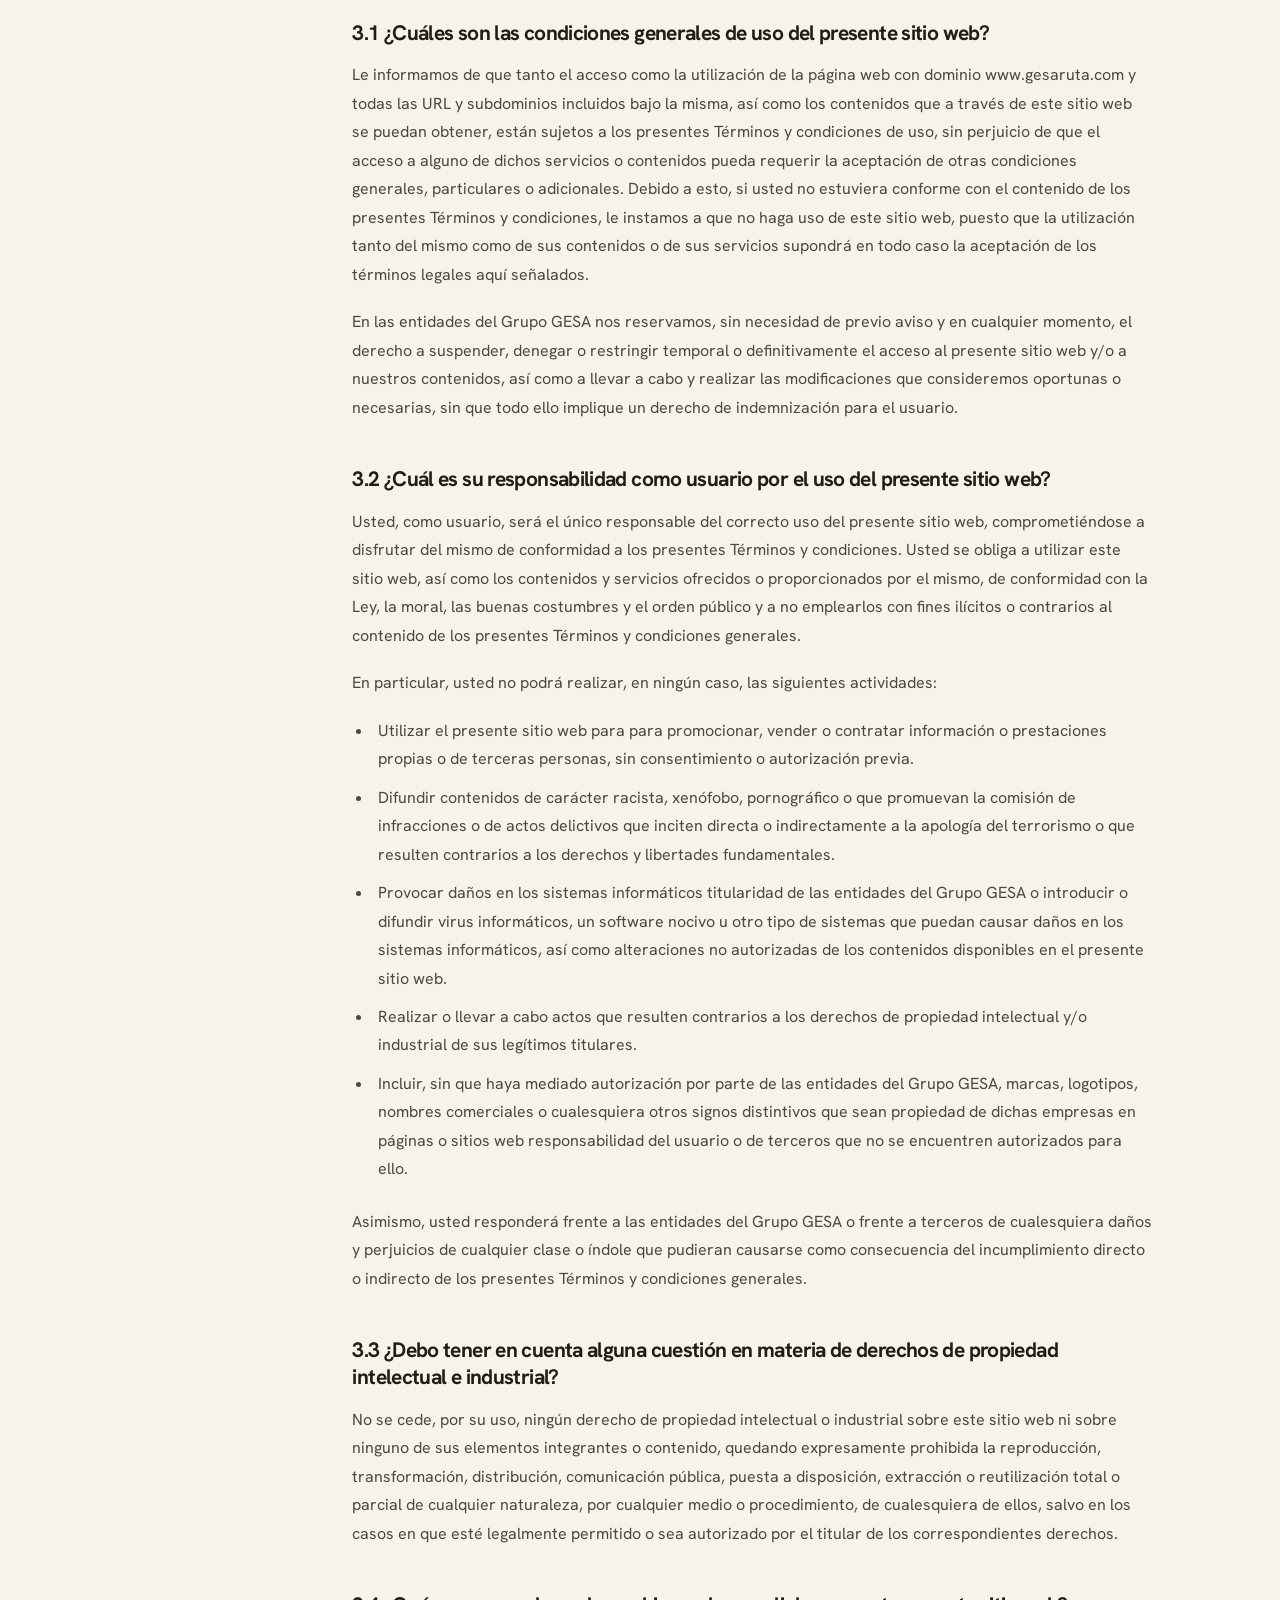
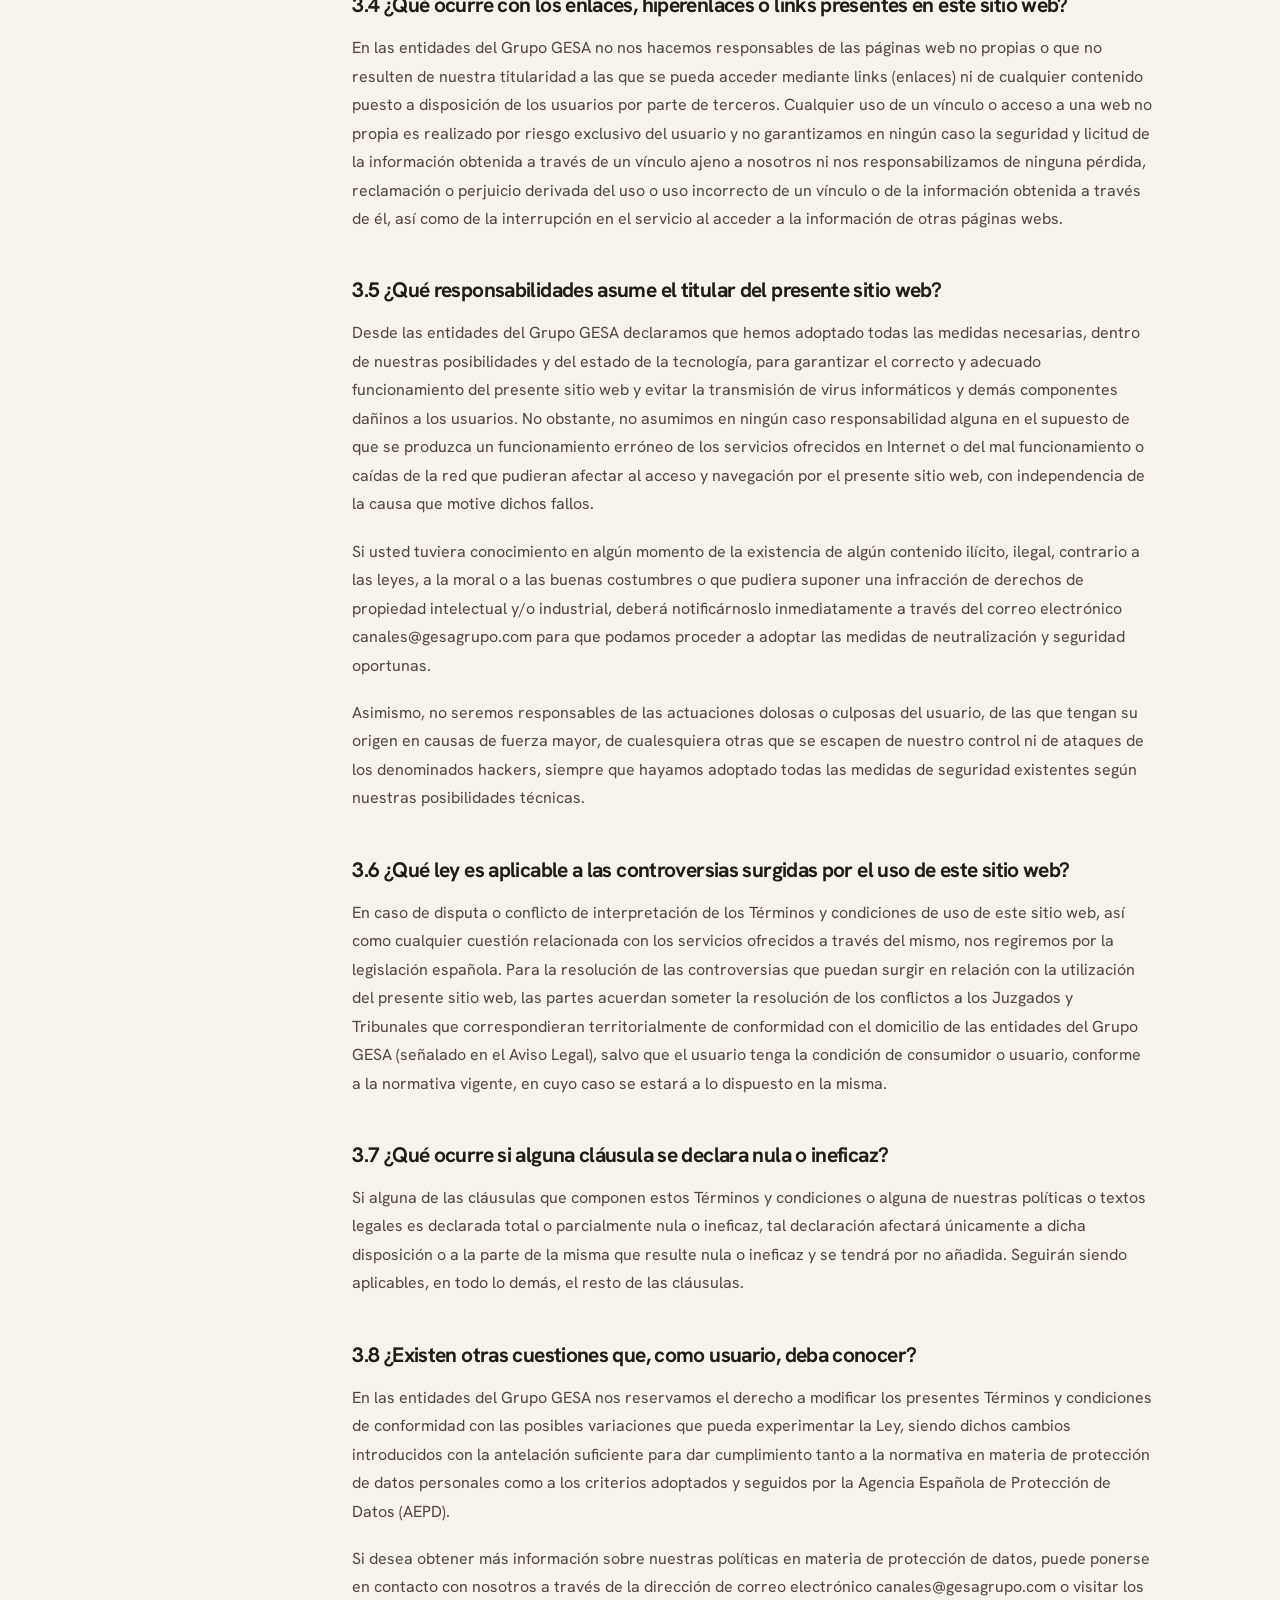
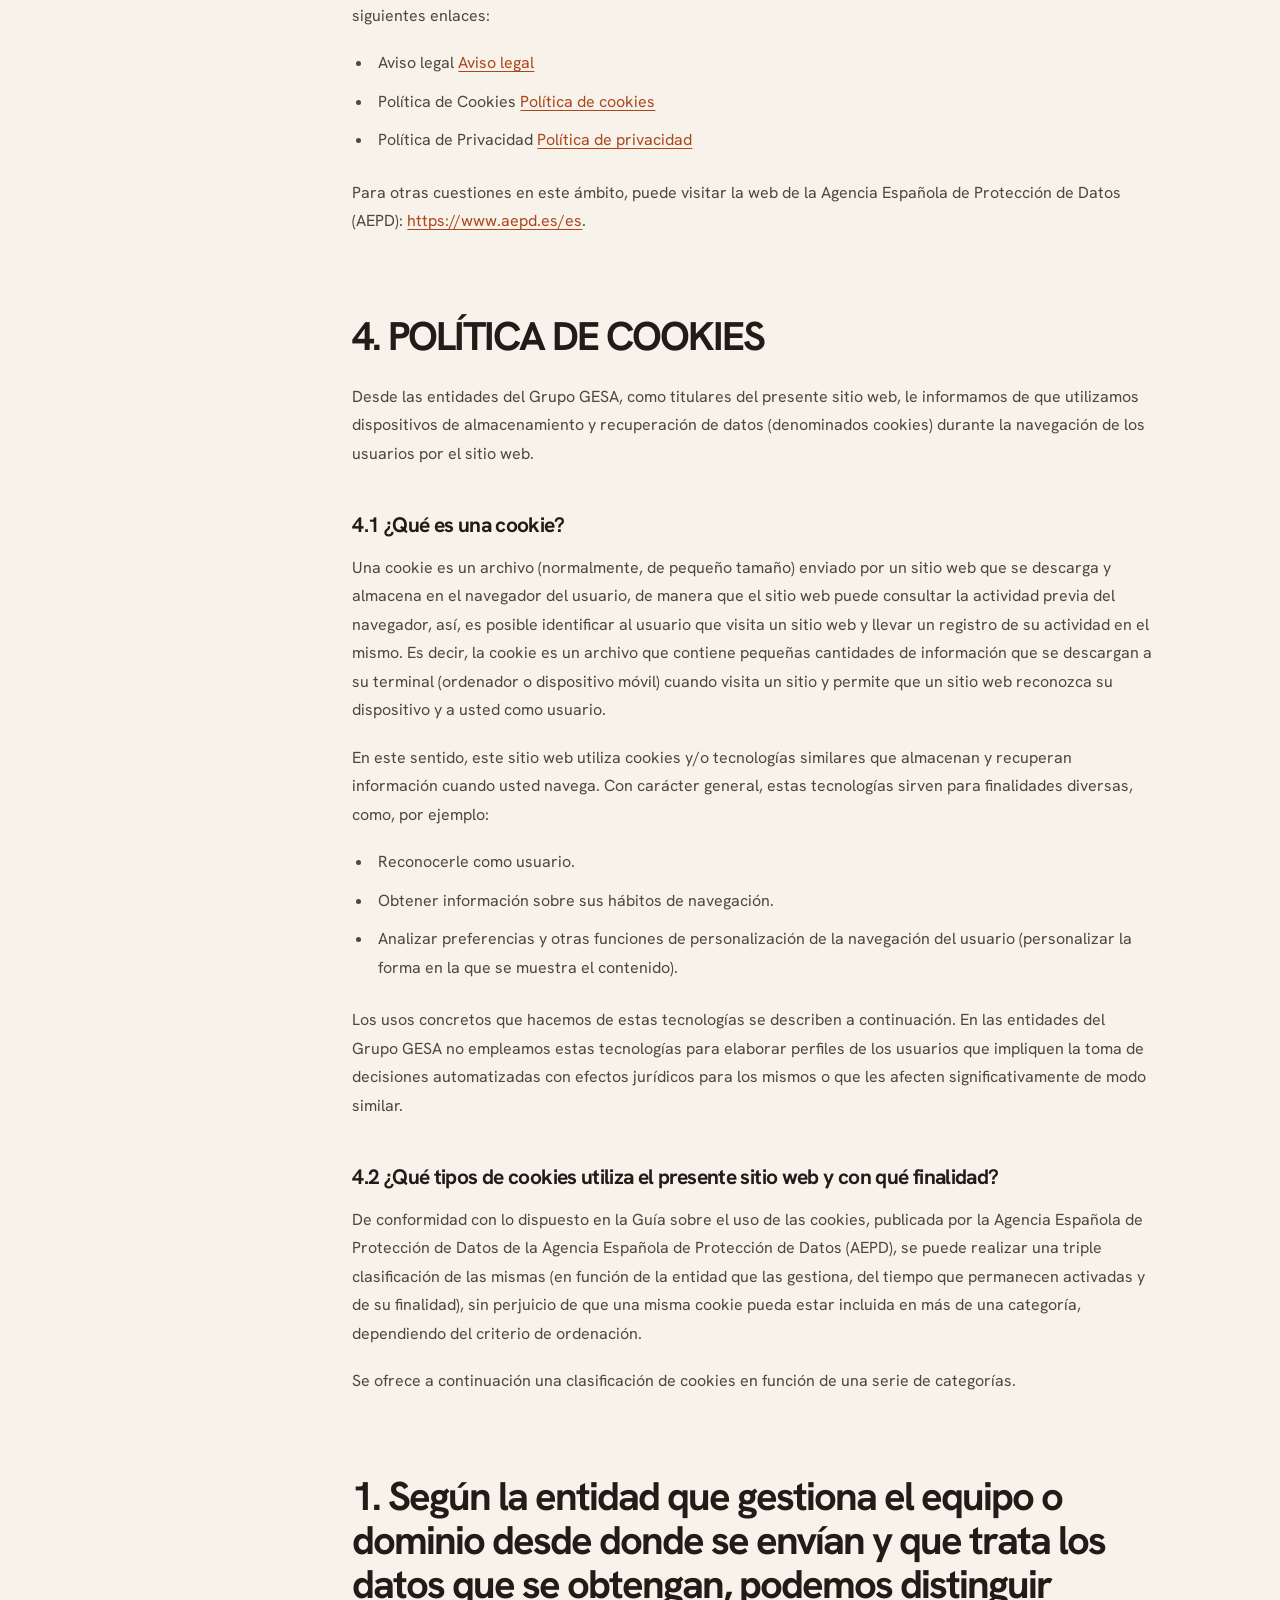
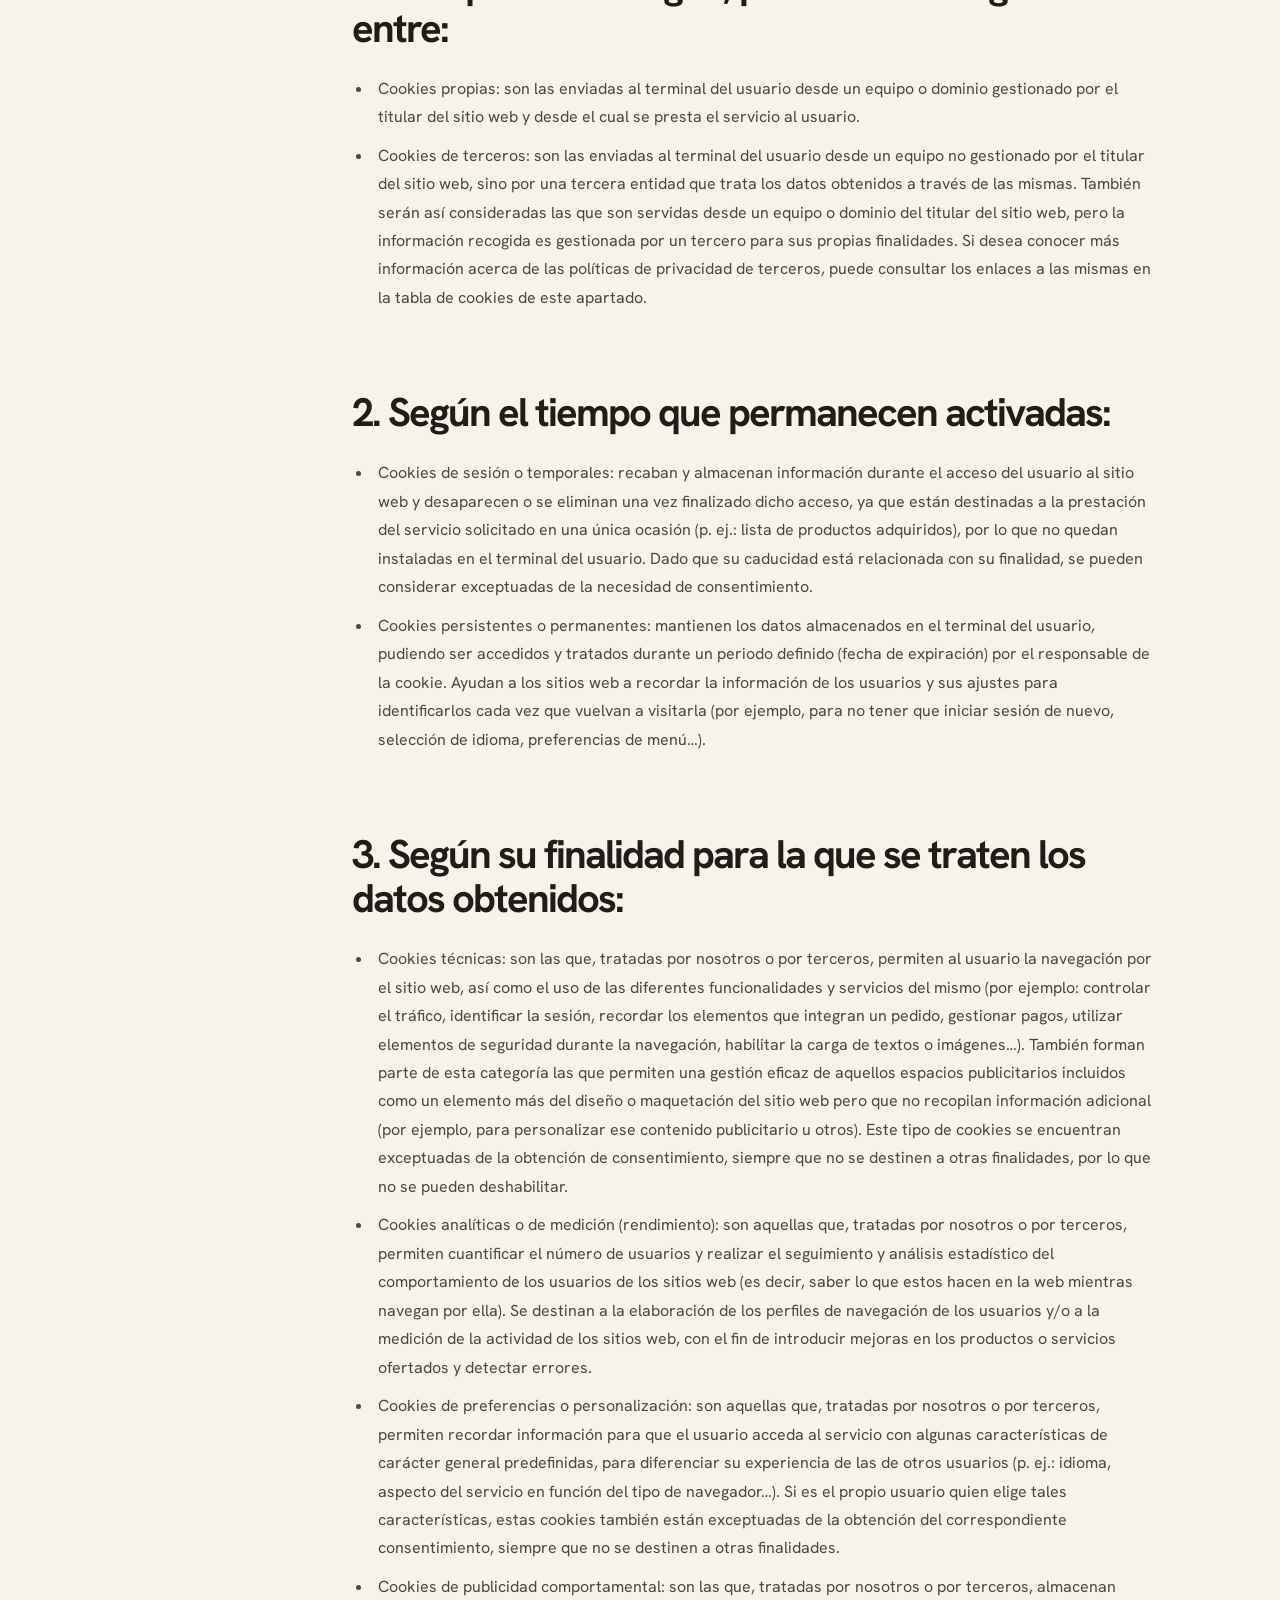
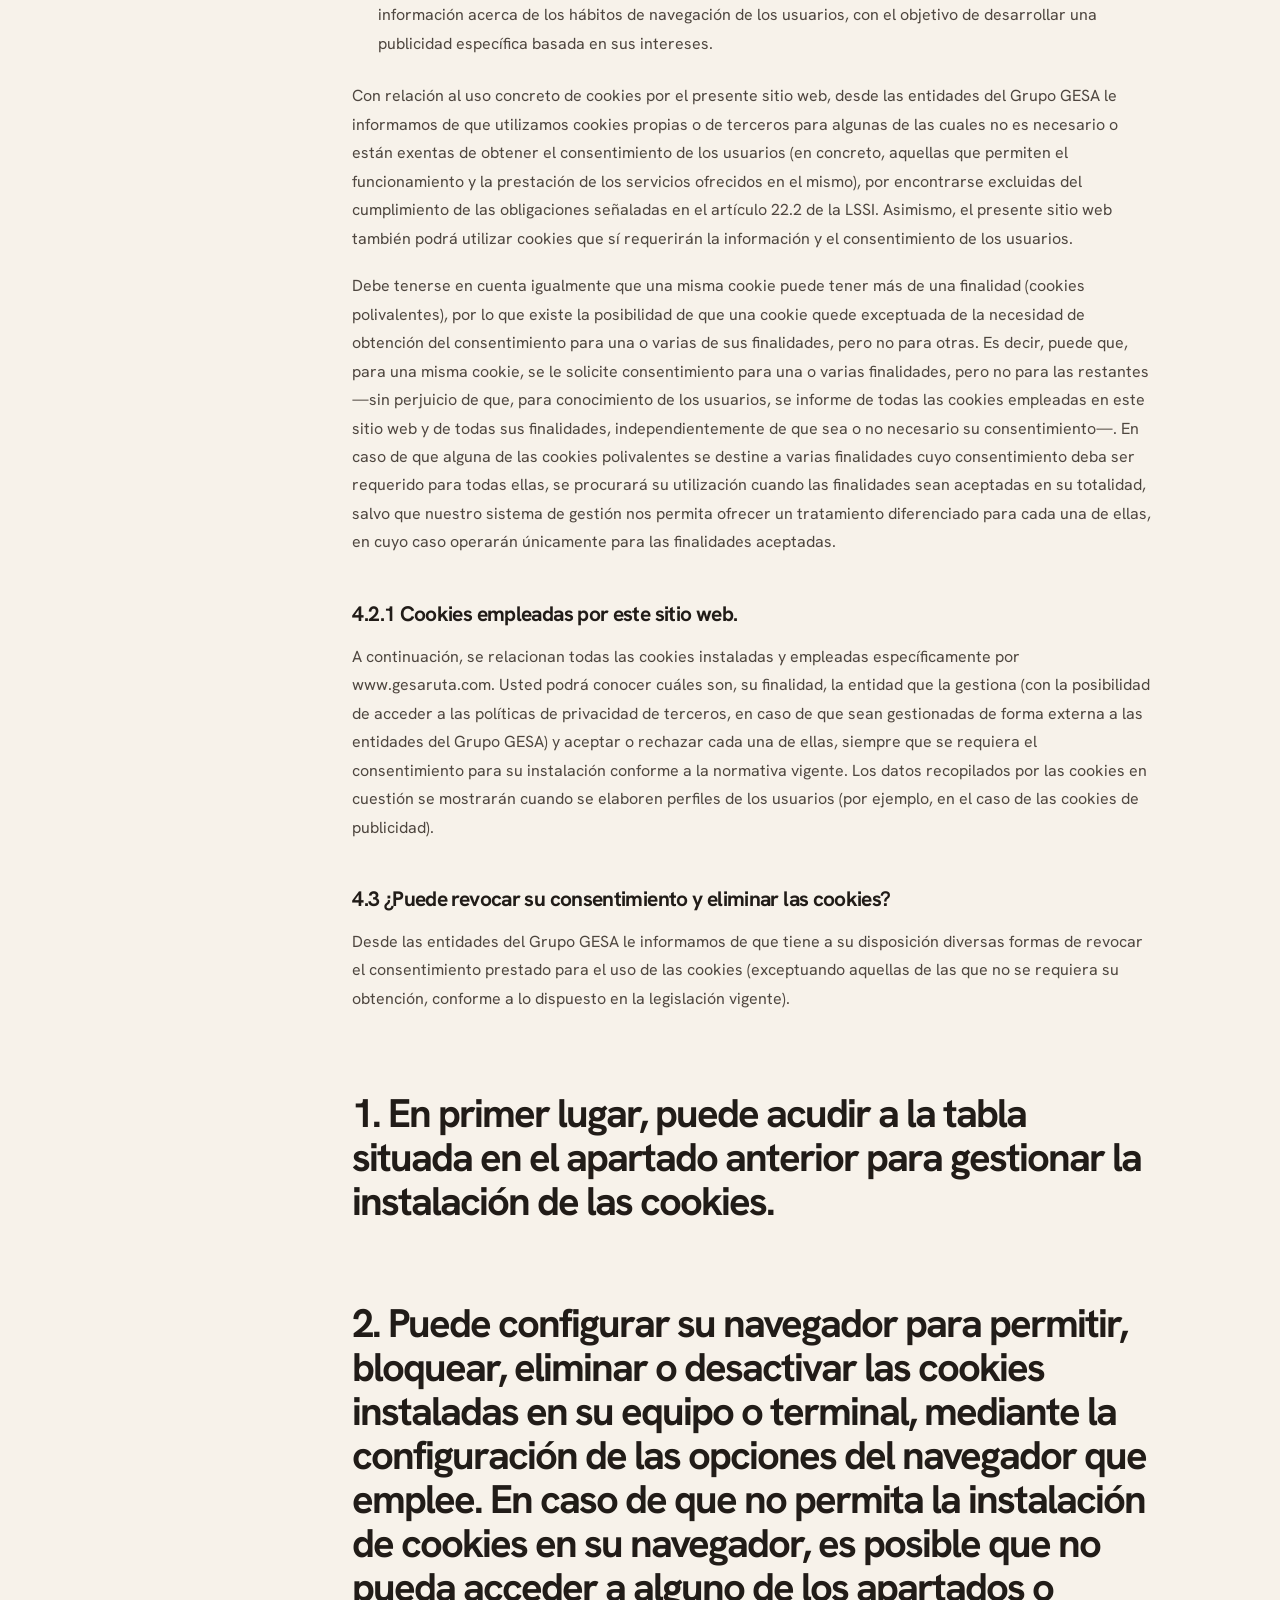
<file: legal/index.html>
<!doctype html>
<html lang="es"><head><meta charset="utf-8"><meta name="viewport" content="width=device-width, initial-scale=1"><meta name="description" content="Aviso legal, política de privacidad, términos de uso y política de cookies de GESARUTA."><meta name="theme-color" content="#f7f2ea"><title>Aviso legal y políticas · GESARUTA</title><link rel="icon" type="image/png" href="/assets/gesaruta-logo.png"><link rel="stylesheet" href="/styles.css?v=support-orange-1"><link rel="stylesheet" href="/legal/legal.css?v=1"></head><body><div class="grain" aria-hidden="true"></div><header class="site-header"><a class="brand" href="/#inicio" aria-label="GESARUTA, volver al inicio"><img src="/assets/gesaruta-logo.png" alt="GESARUTA"></a><nav class="navigation legal-navigation" aria-label="Navegación principal"><a href="/#soluciones">Soluciones</a><a href="/contacto/">Contacto</a><a class="nav-login nav-support" href="https://download.anydesk.com/AnyDesk.exe" target="_blank" rel="noopener noreferrer">Soporte <span aria-hidden="true">↗</span></a><a class="nav-login" href="https://deca.gesaruta.com">Acceder <span aria-hidden="true">↗</span></a></nav></header><main class="legal-page"><section class="legal-hero"><div class="shell"><nav class="breadcrumbs" aria-label="Ruta de navegación"><a href="/">Inicio</a><span aria-hidden="true">/</span><span aria-current="page">Aviso legal y políticas</span></nav><p class="overline"><span class="live-dot"></span> GESARUTA / INFORMACIÓN LEGAL</p><h1>Aviso legal<br><em>y políticas.</em></h1><p>Consulta la información legal, la política de privacidad, los términos de uso y la política de cookies de GESARUTA.</p></div></section><div class="shell legal-layout"><aside class="legal-index" aria-label="Índice legal"><p class="overline">CONTENIDOS</p><a href="#aviso-legal">Aviso legal</a><a href="#privacidad">Privacidad</a><a href="#terminos">Términos de uso</a><a href="#cookies">Cookies</a></aside><article class="legal-content"><h1 class="sr-only">Aviso legal y políticas web de las entidades del Grupo GESA</h1><section class="legal-basic"><h2>Información básica sobre protección de datos</h2><dl><div><dt>Responsable del tratamiento</dt><dd>Entidades del Grupo GESA.</dd></div><div><dt>Finalidad</dt><dd>Navegación por la web y mejora de la experiencia del usuario.</dd></div><div><dt>Legitimación</dt><dd>Consentimiento del interesado e interés legítimo del responsable.</dd></div><div><dt>Destinatarios</dt><dd>Podrán realizarse comunicaciones a terceros con consentimiento expreso, salvo obligación legal o ejecución de contratos.</dd></div><div><dt>Derechos</dt><dd>Acceso, rectificación, supresión, limitación, portabilidad, oposición y a no ser objeto de decisiones automatizadas.</dd></div></dl></section><p>AVISO LEGAL Y POLÍTICAS WEB DE LAS ENTIDADES DEL GRUPO GESA</p><h2 id="aviso-legal">1. AVISO LEGAL. TITULARIDAD DE LA WEB (RESPONSABLE DEL TRATAMIENTO)</h2><p>En virtud del presente Aviso Legal, se le informa de que los titulares de este sitio web con dominio www.gesaruta.com son:</p><ul><li>Identificación del titular del sitio web: GESARUTA, S.L.U.</li><li>N.I.F.: B70238415</li><li>Sociedad inscrita en el Registro Mercantil de Valladolid, T 3372 , F 168, S 8, H C 45793, I/A 1</li><li>Domicilio/Domicilio social: P.º ZORRILLA, 22, PL. 2, PTA.2</li><li>Código postal y población: 47006, VALLADOLID</li></ul><p>Todas las anteriores con los siguientes datos de contacto:</p><ul><li>Dirección de correo electrónico: canales@gesagrupo.com</li><li>Teléfono: 942 23 76 76</li></ul><p>Si desea obtener más información sobre nuestras políticas en materia de protección de datos, puede ponerse en contacto con nosotros a través de la dirección de correo electrónico canales@gesagrupo.com o visitar los siguientes enlaces:</p><ul><li>Términos y condiciones <a href="#terminos">Términos y condiciones</a></li><li>Política de Cookies <a href="#cookies">Política de cookies</a></li><li>Política de Privacidad <a href="#privacidad">Política de privacidad</a></li></ul><p>Para otras cuestiones en este ámbito, puede visitar la web de la Agencia Española de Protección de Datos (AEPD): <a href="https://www.aepd.es/es" target="_blank" rel="noopener noreferrer">https://www.aepd.es/es</a>.</p><h2 id="privacidad">2. POLÍTICA DE PRIVACIDAD Y PROTECCIÓN DE DATOS PERSONALES</h2><p>En cumplimiento de lo dispuesto en la actual legislación en materia de protección de datos de carácter personal, le informamos de que, a través de la aceptación de la presente Política de Privacidad, usted facilita sus datos personales de forma voluntaria y no obligatoria y consiente de forma inequívoca y expresa el tratamiento por parte de las entidades del Grupo GESA —en calidad de Responsables del Tratamiento— de los datos personales recabados u obtenidos (principalmente, mediante formularios o enlaces de correo electrónico) a través de este sitio web con dominio www.gesaruta.com.</p><p>En las entidades del Grupo GESA protegemos sus datos personales de acuerdo con la normativa vigente y nuestras políticas internas en materia de privacidad de datos. En este sentido, mantenemos las medidas técnicas y organizativas apropiadas para proteger sus datos personales contra el tratamiento no autorizado o ilegal y/o contra la pérdida, alteración, divulgación o acceso accidentales, así como contra su destrucción accidental o ilícita y contra cualquier daño.</p><h3>2.1 ¿Quién trata sus datos?</h3><p>Los datos de carácter personal que se pudieran recabar por el uso del presente sitio web serán tratados de forma confidencial por las entidades del Grupo GESA (puede encontrar más información en nuestro Aviso legal). <a href="#aviso-legal">Aviso legal</a>,</p><p>Puede consultar información adicional relativa al responsable de este sitio web en nuestro Aviso Legal.</p><h3>2.2 ¿Qué datos tratamos?</h3><p>Los datos de carácter personal pueden ser diversos e, incluyen, entre muchos otros, direcciones de correo electrónico, direcciones IP, nombres y apellidos, direcciones postales, números de teléfono…</p><p>A través de esta página web, las entidades del Grupo GESA recabamos o recibimos datos personales de los usuarios que la visitan y/o interactúan con la misma. En algunos casos, los datos de carácter personal son facilitados directamente por el usuario (p. ej.: su dirección de correo electrónico, mediante la suscripción al boletín de noticias, o la información ofrecida por medio de las comunicaciones enviadas a través del formulario de contacto). En otros, los datos se obtienen de manera indirecta (p. ej.: con finalidades estadísticas para poder analizar el uso realizado del presente sitio web o su IP para gestionar la sesión).</p><h3>2.3 ¿Con qué finalidades tratamos sus datos?</h3><p>Las finalidades del tratamiento de sus datos personales, recabados a través de la navegación por esta página web, son:</p><ul><li>El mantenimiento y la gestión de las relaciones de las entidades del Grupo GESA con los usuarios.</li><li>En su caso, la realización de labores comerciales y de actividades promocionales y publicitarias (facilitando a los interesados ofertas de productos y servicios de su interés), en el marco de los servicios ofrecidos o prestados por las entidades del Grupo GESA y siempre bajo la solicitud previa de su consentimiento expreso para ello.</li><li>Gestión de las comunicaciones y del envío de información que hayan sido solicitadas por el usuario, cuando corresponda.</li></ul><p>Cuando proceda, las actividades promocionales se llevarán a cabo por medio del envío de comunicaciones comerciales a través de correo electrónico o de medios de comunicación electrónica equivalentes. Para ello, usted deberá prestar su consentimiento expreso marcando la casilla «Acepto» cuando, mediante cualquier clase de formulario, desde las entidades del Grupo GESA le solicitemos datos personales (p. ej.: su dirección de correo electrónico) con el fin de proceder a enviarle comunicaciones electrónicas de carácter comercial. Igualmente, en caso de que usted desee revocar el consentimiento prestado para esta finalidad, deberá dirigirse a las entidades del Grupo GESA a través del correo electrónico canales@gesagrupo.com haciendo constar su voluntad de dejar de recibir comunicaciones comerciales vía electrónica o análoga.</p><p>No trataremos sus datos de manera incompatible con las finalidades indicadas —salvo que usted otorgue su consentimiento expreso para los nuevos fines y previa información al respecto— ni tomaremos decisiones automatizadas con base en su perfil.</p><h3>2.4 ¿Durante cuánto tiempo conservaremos sus datos?</h3><p>Sus datos de carácter personal podrán ser conservados mientras resulten de utilidad para los fines que motivaron su obtención (señalados en el punto anterior), para determinar las posibles responsabilidades que se pudieran derivar de la finalidad y, en todo caso, siempre que usted no haya solicitado su eliminación. No mantendremos más tiempo del necesario, respetando siempre lo dispuesto en la normativa vigente en materia de protección de datos de carácter personal.</p><p>Con relación a los datos personales obtenidos por la gestión de las cookies que emplea el presente sitio web, puede consultar nuestra Política de Cookies.</p><h3>2.5 ¿Cuál es la base jurídica (legitimación) para el tratamiento de sus datos?</h3><p>La base jurídica para proceder al tratamiento de sus datos personales es su consentimiento inequívoco, el cual puede retirar cuando estime oportuno, sin que ello afecte a la licitud del tratamiento basado en el consentimiento previo a su retirada. Asimismo, algunos tratamientos podrán basarse en el interés legítimo de las entidades del Grupo GESA o de terceros (p. ej.: para mejorar nuestros servicios, garantizar la seguridad de la red y de la información y/u ofrecerle publicidad personalizada cuando usted lo acepte).</p><h3>2.6 ¿Van a cederse sus datos a terceros (destinatarios)?</h3><p>Los datos de carácter personal recabados a través del presente sitio web no serán cedidos o comunicados a terceros, salvo obligación legal, ejecuciones de contratos en los que resulte necesario o, en todo caso, previa información y solicitud de su consentimiento expreso para ello (por ejemplo —y cuando corresponda—, para la gestión de las cookies o para la tramitación de servicios, señalándose los terceros correspondientes en cada caso), a excepción de aquellos casos en los que no sea necesaria su obtención debido a que la prestación de los servicios ofertados requiera necesariamente la conexión con ficheros de terceros.</p><p>En ningún caso sus datos serán transferidos por parte de las entidades del Grupo GESA a terceros países.</p><p>Por otra parte, este sitio web puede contener enlaces a sitios web de terceros, cuyas políticas de privacidad son ajenas a la de las entidades del Grupo GESA. Al acceder a tales sitios web, usted puede decidir si acepta sus políticas de privacidad y de cookies.</p><p>En el caso de las cookies de terceros, puede consultar sus políticas de privacidad a través de la tabla de cookies empleadas por este sitio web.</p><h3>2.7 ¿Cuáles son sus derechos en materia de protección de datos y cómo puede ejercerlos?</h3><p>En caso de que esté interesado/a, podrá ejercitar los derechos que, como titular de sus datos personales, le asisten en virtud de la actual normativa en materia de protección de datos de carácter personal, tales como:</p><ul><li>Derecho a solicitar el acceso a sus datos personales. Cualquier persona tiene derecho a obtener confirmación sobre si en las entidades del Grupo GESA estamos o no tratando datos personales que le conciernan; asimismo, las personas interesadas tienen derecho a acceder a sus datos personales, si disponemos de ellos.</li><li>Derecho a solicitar la rectificación de los datos inexactos o, en su caso, solicitar su supresión cuando, entre otros motivos, ya no sean necesarios para los fines que fueron recogidos.</li><li>Derecho a solicitar la limitación de su tratamiento. En determinadas circunstancias, las personas interesadas podrán solicitar la limitación del tratamiento de sus datos, en cuyo caso únicamente los conservaremos para el ejercicio o la defensa de reclamaciones y el cumplimiento de obligaciones legales y fiscales, según corresponda.</li><li>Derecho a oponerse al tratamiento. En ciertas situaciones y por motivos relacionados con su situación particular, las personas interesadas podrán oponerse al tratamiento de sus datos. Dejaremos de tratarlos, salvo por motivos legítimos imperiosos y/o el ejercicio o la defensa de posibles reclamaciones.</li><li>Derecho a la portabilidad de los datos. Las personas podrán obtener los datos que hayan proporcionado a las entidades del Grupo GESA (como responsables del tratamiento) en un formato estructurado, de uso común y de lectura mecánica, pudiendo igualmente solicitar su transmisión a otra empresa, siempre que ello sea técnicamente posible, que el tratamiento de datos se efectúe por medios automatizados y se base en el consentimiento o en un contrato y que los datos correspondientes hayan sido proporcionados por el propio usuario y le conciernan.</li><li>Derecho a no ser objeto de decisiones automatizadas, incluyendo la elaboración de perfiles, para evitar que ser objeto de este tipo de decisiones cuando las mismas tienen efectos jurídicos o afecten significativamente al usuario de manera similar, teniendo en cuenta las excepciones y limitaciones previstas por ley.</li></ul><p>De igual modo, tendrá derecho a retirar o revocar el consentimiento prestado inicialmente para el tratamiento de sus datos personales —sin que ello afecte a la licitud del tratamiento basado en el consentimiento previo a su retirada—, así como a presentar las oportunas reclamaciones para la defensa de sus derechos ante la Agencia Española de Protección de Datos (AEPD).</p><p>Podrá llevar a cabo el ejercicio de los mencionados derechos mediante solicitud escrita y firmada dirigida a la atención del Responsable del Tratamiento, a través de alguna de estas dos opciones:</p><p>Correo postal: C/ TRES DE NOVIEMBRE, 12, BAJO IZQDA., 39010, SANTANDER, CANTABRIA</p><p>Correo electrónico: canales@gesagrupo.com</p><p>En dicha solicitud, deberá indicar:</p><p>La petición o derecho que ejercita.</p><p>Si es necesario, la documentación en que se fundamenta.</p><p>Su nombre y apellidos.</p><p>Un domicilio y/o dirección de correo electrónico a efectos de notificaciones.</p><p>Una copia completa de su N.I.F., pasaporte o documento de identidad equivalente.</p><p>Respecto al ejercicio de sus derechos, puede obtener más información en el siguiente enlace (AEPD): <a href="https://www.aepd.es/es/derechos-y-deberes/conoce-tus-derechos" target="_blank" rel="noopener noreferrer">https://www.aepd.es/es/derechos-y-deberes/conoce-tus-derechos</a>.</p><h3>2.8 ¿El titular de este sitio web tiene redes sociales? ¿Puede tratar mis datos a través de las mismas?</h3><p>En las entidades del Grupo GESA tenemos o podríamos disponer de perfiles abiertos en las principales redes sociales (Facebook, Twitter, LinkedIn…), siendo considerados responsables del tratamiento de los datos personales que tratemos de los usuarios de nuestras redes sociales y/o de los seguidores que tengamos en las mismas. El tratamiento que llevaremos a cabo sobre dichos datos será el que la red social permita a los perfiles empresariales dentro de sus políticas de uso y privacidad. Así pues, desde las entidades del Grupo GESA podremos informar a nuestros usuarios/seguidores, por cualquier vía que la red social nos permita, sobre nuestras actividades, nuevos productos, actos y eventos, así como acerca de ofertas y todo tipo de servicios.</p><p>No extraeremos datos de las redes sociales, a menos que dicha obtención de los mismos se realizase de forma puntual y mediando el previo consentimiento informado y expreso de los usuarios.</p><h3>2.9 ¿Cómo puede saber si se encuentra en un entorno seguro?</h3><p>El presente sitio web puede disponer del Certificado SSL (Secure Socket Layer) para garantizar la seguridad en la transmisión de datos entre su navegador y nuestra página. Esto significa que la navegación y conexión en esta última se ofrece mediante un servidor seguro, permitiendo que la información se transmita de forma cifrada y que sólo pueda ser sea inteligible para el dispositivo del usuario y el titular del sitio web. En este sentido, al emplear el protocolo SSL se garantiza que el usuario comunica sus datos al centro servidor del presente sitio web (y no a cualquier otro) y se evita la posible lectura o manipulación de los datos transmitidos por el usuario por parte de terceros.</p><p>Para verificar que usted se encuentra en un entorno seguro, puede elegir una de estas opciones:</p><ul><li>Revisar que la dirección de la página web en cuestión comienza por https://</li><li>Observar que aparece el icono de un candado en la barra de dirección de su navegador</li><li>Verificar la presencia del certificado SSL comprobando las propiedades del sitio web en su navegador, consultando las características del mismo.</li></ul><h3>2.10 ¿Existen otras cuestiones que, como usuario, deba conocer?</h3><p>En las entidades del Grupo GESA nos reservamos el derecho a modificar la presente Política de Privacidad de conformidad con las posibles variaciones que pueda experimentar la Ley, siendo dichos cambios introducidos con la antelación suficiente para dar cumplimiento tanto a la normativa en materia de protección de datos personales como a los criterios adoptados y seguidos por la Agencia Española de Protección de Datos (AEPD).</p><p>Si desea obtener más información sobre nuestras políticas en materia de protección de datos, puede ponerse en contacto con nosotros a través de la dirección de correo electrónico canales@gesagrupo.com o visitar los siguientes enlaces:</p><ul><li>Aviso legal <a href="#aviso-legal">Aviso legal</a></li><li>Política de Cookies <a href="#cookies">Política de cookies</a></li><li>Términos y condiciones <a href="#terminos">Términos y condiciones</a></li></ul><p>Para otras cuestiones en este ámbito, puede visitar la web de la Agencia Española de Protección de Datos (AEPD): <a href="https://www.aepd.es/es" target="_blank" rel="noopener noreferrer">https://www.aepd.es/es</a>.</p><h2 id="terminos">3. TÉRMINOS Y CONDICIONES DE USO DEL PRESENTE SITIO WEB</h2><p>Si continúa navegando por este sitio web, entenderemos que acepta los presentes Términos y condiciones.</p><h3>3.1 ¿Cuáles son las condiciones generales de uso del presente sitio web?</h3><p>Le informamos de que tanto el acceso como la utilización de la página web con dominio www.gesaruta.com y todas las URL y subdominios incluidos bajo la misma, así como los contenidos que a través de este sitio web se puedan obtener, están sujetos a los presentes Términos y condiciones de uso, sin perjuicio de que el acceso a alguno de dichos servicios o contenidos pueda requerir la aceptación de otras condiciones generales, particulares o adicionales. Debido a esto, si usted no estuviera conforme con el contenido de los presentes Términos y condiciones, le instamos a que no haga uso de este sitio web, puesto que la utilización tanto del mismo como de sus contenidos o de sus servicios supondrá en todo caso la aceptación de los términos legales aquí señalados.</p><p>En las entidades del Grupo GESA nos reservamos, sin necesidad de previo aviso y en cualquier momento, el derecho a suspender, denegar o restringir temporal o definitivamente el acceso al presente sitio web y/o a nuestros contenidos, así como a llevar a cabo y realizar las modificaciones que consideremos oportunas o necesarias, sin que todo ello implique un derecho de indemnización para el usuario.</p><h3>3.2 ¿Cuál es su responsabilidad como usuario por el uso del presente sitio web?</h3><p>Usted, como usuario, será el único responsable del correcto uso del presente sitio web, comprometiéndose a disfrutar del mismo de conformidad a los presentes Términos y condiciones. Usted se obliga a utilizar este sitio web, así como los contenidos y servicios ofrecidos o proporcionados por el mismo, de conformidad con la Ley, la moral, las buenas costumbres y el orden público y a no emplearlos con fines ilícitos o contrarios al contenido de los presentes Términos y condiciones generales.</p><p>En particular, usted no podrá realizar, en ningún caso, las siguientes actividades:</p><ul><li>Utilizar el presente sitio web para para promocionar, vender o contratar información o prestaciones propias o de terceras personas, sin consentimiento o autorización previa.</li><li>Difundir contenidos de carácter racista, xenófobo, pornográfico o que promuevan la comisión de infracciones o de actos delictivos que inciten directa o indirectamente a la apología del terrorismo o que resulten contrarios a los derechos y libertades fundamentales.</li><li>Provocar daños en los sistemas informáticos titularidad de las entidades del Grupo GESA o introducir o difundir virus informáticos, un software nocivo u otro tipo de sistemas que puedan causar daños en los sistemas informáticos, así como alteraciones no autorizadas de los contenidos disponibles en el presente sitio web.</li><li>Realizar o llevar a cabo actos que resulten contrarios a los derechos de propiedad intelectual y/o industrial de sus legítimos titulares.</li><li>Incluir, sin que haya mediado autorización por parte de las entidades del Grupo GESA, marcas, logotipos, nombres comerciales o cualesquiera otros signos distintivos que sean propiedad de dichas empresas en páginas o sitios web responsabilidad del usuario o de terceros que no se encuentren autorizados para ello.</li></ul><p>Asimismo, usted responderá frente a las entidades del Grupo GESA o frente a terceros de cualesquiera daños y perjuicios de cualquier clase o índole que pudieran causarse como consecuencia del incumplimiento directo o indirecto de los presentes Términos y condiciones generales.</p><h3>3.3 ¿Debo tener en cuenta alguna cuestión en materia de derechos de propiedad intelectual e industrial?</h3><p>No se cede, por su uso, ningún derecho de propiedad intelectual o industrial sobre este sitio web ni sobre ninguno de sus elementos integrantes o contenido, quedando expresamente prohibida la reproducción, transformación, distribución, comunicación pública, puesta a disposición, extracción o reutilización total o parcial de cualquier naturaleza, por cualquier medio o procedimiento, de cualesquiera de ellos, salvo en los casos en que esté legalmente permitido o sea autorizado por el titular de los correspondientes derechos.</p><h3>3.4 ¿Qué ocurre con los enlaces, hiperenlaces o links presentes en este sitio web?</h3><p>En las entidades del Grupo GESA no nos hacemos responsables de las páginas web no propias o que no resulten de nuestra titularidad a las que se pueda acceder mediante links (enlaces) ni de cualquier contenido puesto a disposición de los usuarios por parte de terceros. Cualquier uso de un vínculo o acceso a una web no propia es realizado por riesgo exclusivo del usuario y no garantizamos en ningún caso la seguridad y licitud de la información obtenida a través de un vínculo ajeno a nosotros ni nos responsabilizamos de ninguna pérdida, reclamación o perjuicio derivada del uso o uso incorrecto de un vínculo o de la información obtenida a través de él, así como de la interrupción en el servicio al acceder a la información de otras páginas webs.</p><h3>3.5 ¿Qué responsabilidades asume el titular del presente sitio web?</h3><p>Desde las entidades del Grupo GESA declaramos que hemos adoptado todas las medidas necesarias, dentro de nuestras posibilidades y del estado de la tecnología, para garantizar el correcto y adecuado funcionamiento del presente sitio web y evitar la transmisión de virus informáticos y demás componentes dañinos a los usuarios. No obstante, no asumimos en ningún caso responsabilidad alguna en el supuesto de que se produzca un funcionamiento erróneo de los servicios ofrecidos en Internet o del mal funcionamiento o caídas de la red que pudieran afectar al acceso y navegación por el presente sitio web, con independencia de la causa que motive dichos fallos.</p><p>Si usted tuviera conocimiento en algún momento de la existencia de algún contenido ilícito, ilegal, contrario a las leyes, a la moral o a las buenas costumbres o que pudiera suponer una infracción de derechos de propiedad intelectual y/o industrial, deberá notificárnoslo inmediatamente a través del correo electrónico canales@gesagrupo.com para que podamos proceder a adoptar las medidas de neutralización y seguridad oportunas.</p><p>Asimismo, no seremos responsables de las actuaciones dolosas o culposas del usuario, de las que tengan su origen en causas de fuerza mayor, de cualesquiera otras que se escapen de nuestro control ni de ataques de los denominados hackers, siempre que hayamos adoptado todas las medidas de seguridad existentes según nuestras posibilidades técnicas.</p><h3>3.6 ¿Qué ley es aplicable a las controversias surgidas por el uso de este sitio web?</h3><p>En caso de disputa o conflicto de interpretación de los Términos y condiciones de uso de este sitio web, así como cualquier cuestión relacionada con los servicios ofrecidos a través del mismo, nos regiremos por la legislación española. Para la resolución de las controversias que puedan surgir en relación con la utilización del presente sitio web, las partes acuerdan someter la resolución de los conflictos a los Juzgados y Tribunales que correspondieran territorialmente de conformidad con el domicilio de las entidades del Grupo GESA (señalado en el Aviso Legal), salvo que el usuario tenga la condición de consumidor o usuario, conforme a la normativa vigente, en cuyo caso se estará a lo dispuesto en la misma.</p><h3>3.7 ¿Qué ocurre si alguna cláusula se declara nula o ineficaz?</h3><p>Si alguna de las cláusulas que componen estos Términos y condiciones o alguna de nuestras políticas o textos legales es declarada total o parcialmente nula o ineficaz, tal declaración afectará únicamente a dicha disposición o a la parte de la misma que resulte nula o ineficaz y se tendrá por no añadida. Seguirán siendo aplicables, en todo lo demás, el resto de las cláusulas.</p><h3>3.8 ¿Existen otras cuestiones que, como usuario, deba conocer?</h3><p>En las entidades del Grupo GESA nos reservamos el derecho a modificar los presentes Términos y condiciones de conformidad con las posibles variaciones que pueda experimentar la Ley, siendo dichos cambios introducidos con la antelación suficiente para dar cumplimiento tanto a la normativa en materia de protección de datos personales como a los criterios adoptados y seguidos por la Agencia Española de Protección de Datos (AEPD).</p><p>Si desea obtener más información sobre nuestras políticas en materia de protección de datos, puede ponerse en contacto con nosotros a través de la dirección de correo electrónico canales@gesagrupo.com o visitar los siguientes enlaces:</p><ul><li>Aviso legal <a href="#aviso-legal">Aviso legal</a></li><li>Política de Cookies <a href="#cookies">Política de cookies</a></li><li>Política de Privacidad <a href="#privacidad">Política de privacidad</a></li></ul><p>Para otras cuestiones en este ámbito, puede visitar la web de la Agencia Española de Protección de Datos (AEPD): <a href="https://www.aepd.es/es" target="_blank" rel="noopener noreferrer">https://www.aepd.es/es</a>.</p><h2 id="cookies">4. POLÍTICA DE COOKIES</h2><p>Desde las entidades del Grupo GESA, como titulares del presente sitio web, le informamos de que utilizamos dispositivos de almacenamiento y recuperación de datos (denominados cookies) durante la navegación de los usuarios por el sitio web.</p><h3>4.1 ¿Qué es una cookie?</h3><p>Una cookie es un archivo (normalmente, de pequeño tamaño) enviado por un sitio web que se descarga y almacena en el navegador del usuario, de manera que el sitio web puede consultar la actividad previa del navegador, así, es posible identificar al usuario que visita un sitio web y llevar un registro de su actividad en el mismo. Es decir, la cookie es un archivo que contiene pequeñas cantidades de información que se descargan a su terminal (ordenador o dispositivo móvil) cuando visita un sitio y permite que un sitio web reconozca su dispositivo y a usted como usuario.</p><p>En este sentido, este sitio web utiliza cookies y/o tecnologías similares que almacenan y recuperan información cuando usted navega. Con carácter general, estas tecnologías sirven para finalidades diversas, como, por ejemplo:</p><ul><li>Reconocerle como usuario.</li><li>Obtener información sobre sus hábitos de navegación.</li><li>Analizar preferencias y otras funciones de personalización de la navegación del usuario (personalizar la forma en la que se muestra el contenido).</li></ul><p>Los usos concretos que hacemos de estas tecnologías se describen a continuación. En las entidades del Grupo GESA no empleamos estas tecnologías para elaborar perfiles de los usuarios que impliquen la toma de decisiones automatizadas con efectos jurídicos para los mismos o que les afecten significativamente de modo similar.</p><h3>4.2 ¿Qué tipos de cookies utiliza el presente sitio web y con qué finalidad?</h3><p>De conformidad con lo dispuesto en la Guía sobre el uso de las cookies, publicada por la Agencia Española de Protección de Datos de la Agencia Española de Protección de Datos (AEPD), se puede realizar una triple clasificación de las mismas (en función de la entidad que las gestiona, del tiempo que permanecen activadas y de su finalidad), sin perjuicio de que una misma cookie pueda estar incluida en más de una categoría, dependiendo del criterio de ordenación.</p><p>Se ofrece a continuación una clasificación de cookies en función de una serie de categorías.</p><h2>1. Según la entidad que gestiona el equipo o dominio desde donde se envían y que trata los datos que se obtengan, podemos distinguir entre:</h2><ul><li>Cookies propias: son las enviadas al terminal del usuario desde un equipo o dominio gestionado por el titular del sitio web y desde el cual se presta el servicio al usuario.</li><li>Cookies de terceros: son las enviadas al terminal del usuario desde un equipo no gestionado por el titular del sitio web, sino por una tercera entidad que trata los datos obtenidos a través de las mismas. También serán así consideradas las que son servidas desde un equipo o dominio del titular del sitio web, pero la información recogida es gestionada por un tercero para sus propias finalidades. Si desea conocer más información acerca de las políticas de privacidad de terceros, puede consultar los enlaces a las mismas en la tabla de cookies de este apartado.</li></ul><h2>2. Según el tiempo que permanecen activadas:</h2><ul><li>Cookies de sesión o temporales: recaban y almacenan información durante el acceso del usuario al sitio web y desaparecen o se eliminan una vez finalizado dicho acceso, ya que están destinadas a la prestación del servicio solicitado en una única ocasión (p. ej.: lista de productos adquiridos), por lo que no quedan instaladas en el terminal del usuario. Dado que su caducidad está relacionada con su finalidad, se pueden considerar exceptuadas de la necesidad de consentimiento.</li><li>Cookies persistentes o permanentes: mantienen los datos almacenados en el terminal del usuario, pudiendo ser accedidos y tratados durante un periodo definido (fecha de expiración) por el responsable de la cookie. Ayudan a los sitios web a recordar la información de los usuarios y sus ajustes para identificarlos cada vez que vuelvan a visitarla (por ejemplo, para no tener que iniciar sesión de nuevo, selección de idioma, preferencias de menú…).</li></ul><h2>3. Según su finalidad para la que se traten los datos obtenidos:</h2><ul><li>Cookies técnicas: son las que, tratadas por nosotros o por terceros, permiten al usuario la navegación por el sitio web, así como el uso de las diferentes funcionalidades y servicios del mismo (por ejemplo: controlar el tráfico, identificar la sesión, recordar los elementos que integran un pedido, gestionar pagos, utilizar elementos de seguridad durante la navegación, habilitar la carga de textos o imágenes…). También forman parte de esta categoría las que permiten una gestión eficaz de aquellos espacios publicitarios incluidos como un elemento más del diseño o maquetación del sitio web pero que no recopilan información adicional (por ejemplo, para personalizar ese contenido publicitario u otros). Este tipo de cookies se encuentran exceptuadas de la obtención de consentimiento, siempre que no se destinen a otras finalidades, por lo que no se pueden deshabilitar.</li><li>Cookies analíticas o de medición (rendimiento): son aquellas que, tratadas por nosotros o por terceros, permiten cuantificar el número de usuarios y realizar el seguimiento y análisis estadístico del comportamiento de los usuarios de los sitios web (es decir, saber lo que estos hacen en la web mientras navegan por ella). Se destinan a la elaboración de los perfiles de navegación de los usuarios y/o a la medición de la actividad de los sitios web, con el fin de introducir mejoras en los productos o servicios ofertados y detectar errores.</li><li>Cookies de preferencias o personalización: son aquellas que, tratadas por nosotros o por terceros, permiten recordar información para que el usuario acceda al servicio con algunas características de carácter general predefinidas, para diferenciar su experiencia de las de otros usuarios (p. ej.: idioma, aspecto del servicio en función del tipo de navegador…). Si es el propio usuario quien elige tales características, estas cookies también están exceptuadas de la obtención del correspondiente consentimiento, siempre que no se destinen a otras finalidades.</li><li>Cookies de publicidad comportamental: son las que, tratadas por nosotros o por terceros, almacenan información acerca de los hábitos de navegación de los usuarios, con el objetivo de desarrollar una publicidad específica basada en sus intereses.</li></ul><p>Con relación al uso concreto de cookies por el presente sitio web, desde las entidades del Grupo GESA le informamos de que utilizamos cookies propias o de terceros para algunas de las cuales no es necesario o están exentas de obtener el consentimiento de los usuarios (en concreto, aquellas que permiten el funcionamiento y la prestación de los servicios ofrecidos en el mismo), por encontrarse excluidas del cumplimiento de las obligaciones señaladas en el artículo 22.2 de la LSSI. Asimismo, el presente sitio web también podrá utilizar cookies que sí requerirán la información y el consentimiento de los usuarios.</p><p>Debe tenerse en cuenta igualmente que una misma cookie puede tener más de una finalidad (cookies polivalentes), por lo que existe la posibilidad de que una cookie quede exceptuada de la necesidad de obtención del consentimiento para una o varias de sus finalidades, pero no para otras. Es decir, puede que, para una misma cookie, se le solicite consentimiento para una o varias finalidades, pero no para las restantes —sin perjuicio de que, para conocimiento de los usuarios, se informe de todas las cookies empleadas en este sitio web y de todas sus finalidades, independientemente de que sea o no necesario su consentimiento—. En caso de que alguna de las cookies polivalentes se destine a varias finalidades cuyo consentimiento deba ser requerido para todas ellas, se procurará su utilización cuando las finalidades sean aceptadas en su totalidad, salvo que nuestro sistema de gestión nos permita ofrecer un tratamiento diferenciado para cada una de ellas, en cuyo caso operarán únicamente para las finalidades aceptadas.</p><h3>4.2.1 Cookies empleadas por este sitio web.</h3><p>A continuación, se relacionan todas las cookies instaladas y empleadas específicamente por www.gesaruta.com. Usted podrá conocer cuáles son, su finalidad, la entidad que la gestiona (con la posibilidad de acceder a las políticas de privacidad de terceros, en caso de que sean gestionadas de forma externa a las entidades del Grupo GESA) y aceptar o rechazar cada una de ellas, siempre que se requiera el consentimiento para su instalación conforme a la normativa vigente. Los datos recopilados por las cookies en cuestión se mostrarán cuando se elaboren perfiles de los usuarios (por ejemplo, en el caso de las cookies de publicidad).</p><h3>4.3 ¿Puede revocar su consentimiento y eliminar las cookies?</h3><p>Desde las entidades del Grupo GESA le informamos de que tiene a su disposición diversas formas de revocar el consentimiento prestado para el uso de las cookies (exceptuando aquellas de las que no se requiera su obtención, conforme a lo dispuesto en la legislación vigente).</p><h2>1. En primer lugar, puede acudir a la tabla situada en el apartado anterior para gestionar la instalación de las cookies.</h2><h2>2. Puede configurar su navegador para permitir, bloquear, eliminar o desactivar las cookies instaladas en su equipo o terminal, mediante la configuración de las opciones del navegador que emplee. En caso de que no permita la instalación de cookies en su navegador, es posible que no pueda acceder a alguno de los apartados o funcionalidades del presente sitio web. Para configurar el navegador y desactivar o administrar la instalación de cookies (incluso si ha aceptado cookies de terceros para la navegación por el presente sitio web y, posteriormente, desea eliminarlas), puede obtener más información haciendo clic en los enlaces que le proporcionamos a continuación, en función del navegador que utilice:</h2><ul><li>Google Chrome</li><li>Mozilla Firefox</li><li>Internet Explorer</li><li>Opera</li><li>Safari web</li><li>Safari IOS</li></ul><h2>3. También podrá, si lo desea, consultar las políticas de privacidad de terceros mediante los enlaces de la tabla de cookies del apartado anterior para configurar sus preferencias (aceptación, eliminación, etc.) con relación a las cookies correspondientes, en función de quién las trate.</h2><h3>4.4 ¿Se realizan transferencias a terceros países?</h3><p>Desde las entidades del Grupo GESA no realizamos transferencias a terceros países, pero los terceros identificados en esta Política de Cookies podrían hacerlo. Usted puede informarse de las transferencias a terceros países que, en su caso, realizan dichos terceros en sus correspondientes políticas (para ello, tiene a su disposición los enlaces facilitados en la tabla de cookies empleadas por este sitio web).</p><h3>4.5 ¿Durante cuánto tiempo conservaremos sus datos?</h3><p>Sus datos de carácter personal podrán ser conservados mientras resulten de utilidad para los fines que motivaron su obtención (señalados en esta Política de Cookies, en función de la finalidad de las cookies empleadas) y, en todo caso, siempre que usted no haya solicitado su eliminación. No mantendremos sus datos más tiempo del necesario, respetando siempre lo dispuesto en la normativa vigente en materia de protección de datos de carácter personal.</p><p>En todo caso, la validez del consentimiento otorgado para el uso de las cookies tendrá una duración máxima de 24 meses —a no ser que usted revoque su consentimiento de forma previa a la finalización de dicho periodo— y, durante el tiempo que se conserve la selección realizada, no se le solicitará un nuevo consentimiento cada vez que visite el presente sitio web.</p><h3>4.6 ¿Existen otras cuestiones que, como usuario, deba conocer?</h3><p>Desde las entidades del Grupo GESA nos reservamos el derecho de actualizar la presente Política de Cookies, para dar cumplimiento a exigencias legales o técnicas. Por este motivo, le recomendamos que revise esta Política periódicamente, con el objetivo de estar adecuadamente informado acerca de las cookies que emplea el presente sitio web y de sus finalidades.</p><p>Si desea obtener más información sobre nuestras políticas en materia de protección de datos, puede ponerse en contacto con nosotros a través de la dirección de correo electrónico canales@gesagrupo.com o visitar los siguientes enlaces:</p><ul><li>Aviso legal <a href="#aviso-legal">Aviso legal</a></li><li>Términos y condiciones <a href="#terminos">Términos y condiciones</a></li><li>Política de Privacidad <a href="#privacidad">Política de privacidad</a></li></ul><p>Para otras cuestiones en este ámbito, puede visitar la web de la Agencia Española de Protección de Datos (AEPD): <a href="https://www.aepd.es/es" target="_blank" rel="noopener noreferrer">https://www.aepd.es/es</a>.</p><p>GARANTÉ ABOGADOS, S.L. © 2025. Aviso legal y políticas redactados por GARANTÉ ABOGADOS, S.L., para las entidades del Grupo GESA en cumplimiento de la actual legislación en materia de protección de datos de carácter personal; la Ley 34/2002, de 11 de julio, de Servicios de la Sociedad de la Información y del Comercio Electrónico (LSSI-CE) y demás normativa aplicable al efecto. Los contenidos de este Aviso Legal y políticas complementarias se encuentran registrados en el Registro General de la Propiedad Intelectual con número de asiento registral 05/2017/420.</p></article></div></main><footer class="site-footer"><div class="shell footer-inner"><div class="footer-brand"><a href="/#inicio"><img src="/assets/gesaruta-logo-white.png" alt="GESARUTA"></a><p>El ecosistema tecnológico<br>de Gesa Grupo.</p></div><div class="footer-links"><a href="/#soluciones">Soluciones</a><a href="/contacto/">Contacto</a><a href="#aviso-legal">Aviso legal</a><a href="#privacidad">Privacidad</a><a href="#cookies">Cookies</a></div><p class="footer-legal">© 2026 Gesa Grupo · GESARUTA · Tecnología para el transporte que no se detiene.</p></div></footer><script src="/script.js?v=translate-direct-1" defer></script></body></html>
</file>
<file: styles.css>
@font-face{font-family:Hanken;src:url('/assets/fonts/hanken-grotesk-400.woff2') format('woff2');font-weight:400;font-style:normal;font-display:swap}
@font-face{font-family:Hanken;src:url('/assets/fonts/hanken-grotesk-500.woff2') format('woff2');font-weight:500;font-style:normal;font-display:swap}
@font-face{font-family:Hanken;src:url('/assets/fonts/hanken-grotesk-700.woff2') format('woff2');font-weight:700;font-style:normal;font-display:swap}
@font-face{font-family:IBMPlexMono;src:url('/assets/fonts/ibm-plex-mono-400.woff2') format('woff2');font-weight:400;font-style:normal;font-display:swap}
@font-face{font-family:IBMPlexMono;src:url('/assets/fonts/ibm-plex-mono-500.woff2') format('woff2');font-weight:500;font-style:normal;font-display:swap}
:root{--ink:#211c18;--paper:#f7f2ea;--orange:#d4622a;--orange-dark:#ad461b;--blue:#154486;--muted:#786e64;--line:rgba(33,28,24,.16)}
*{box-sizing:border-box}html{scroll-behavior:smooth}body{margin:0;overflow-x:hidden;background:var(--paper);color:var(--ink);font-family:Hanken,'Trebuchet MS',sans-serif}a{color:inherit;text-decoration:none}.shell{width:min(calc(100% - 80px),1240px);margin:0 auto}.grain{position:fixed;inset:0;z-index:10;pointer-events:none;opacity:.045;background-image:url("data:image/svg+xml,%3Csvg viewBox='0 0 180 180' xmlns='http://www.w3.org/2000/svg'%3E%3Cfilter id='n'%3E%3CfeTurbulence type='fractalNoise' baseFrequency='.85' numOctaves='3' stitchTiles='stitch'/%3E%3C/filter%3E%3Crect width='100%25' height='100%25' filter='url(%23n)' opacity='.7'/%3E%3C/svg%3E")}.sr-only{position:absolute;width:1px;height:1px;padding:0;margin:-1px;overflow:hidden;clip:rect(0,0,0,0);white-space:nowrap;border:0}
.site-header{position:relative;z-index:20;width:min(calc(100% - 80px),1240px);min-height:88px;margin:auto;display:flex;align-items:center;justify-content:space-between;border-bottom:1px solid var(--line)}.brand{display:flex;align-items:center;gap:12px}.brand img{display:block;width:132px;height:auto}.brand span{padding-left:12px;border-left:1px solid var(--line);color:var(--muted);font:11px/1.2 IBMPlexMono,monospace;letter-spacing:.04em;text-transform:uppercase}.navigation{display:flex;align-items:center;gap:clamp(18px,3vw,42px);color:#655c54;font-size:13px;font-weight:600}.navigation>a:not(.nav-login){position:relative}.navigation>a:not(.nav-login)::after{position:absolute;right:0;bottom:-9px;left:0;height:1px;content:'';background:var(--orange);transform:scaleX(0);transform-origin:right;transition:transform .25s ease}.navigation>a:hover::after{transform:scaleX(1);transform-origin:left}.nav-login{display:inline-flex;align-items:center;gap:6px;padding:11px 14px;border:1px solid var(--line);transition:background .2s ease,border-color .2s ease}.nav-login:hover{border-color:var(--ink);background:#fffaf3}.menu-toggle{display:none}
.hero{position:relative;min-height:710px;padding:90px 0 80px}.hero-grid{display:grid;grid-template-columns:.88fr 1.12fr;align-items:center;gap:40px;min-height:530px}.overline{margin:0;color:var(--orange-dark);font:500 11px/1.4 IBMPlexMono,monospace;letter-spacing:.12em;text-transform:uppercase}.live-dot,.art-pulse{display:inline-block;width:7px;height:7px;margin-right:8px;border-radius:50%;background:var(--orange);box-shadow:0 0 0 5px rgba(212,98,42,.11)}h1{max-width:660px;margin:24px 0 30px;font-size:clamp(58px,7.4vw,108px);line-height:.93;letter-spacing:-.09em;font-weight:700}h1 em,h2 em{color:var(--orange);font-family:Georgia,'Times New Roman',serif;font-weight:400;letter-spacing:-.07em}.hero-intro{max-width:410px;margin:0;color:var(--muted);font-size:16px;line-height:1.7}.hero-actions{display:flex;flex-wrap:wrap;align-items:center;gap:25px;margin-top:38px}.button{display:inline-flex;align-items:center;justify-content:center;gap:12px;min-height:50px;padding:14px 20px;border:1px solid transparent;font-size:13px;font-weight:700;transition:transform .2s ease,background .2s ease,color .2s ease,box-shadow .2s ease}.button:hover{transform:translateY(-3px)}.button-primary{background:var(--orange);color:#fff;box-shadow:0 12px 25px rgba(212,98,42,.2)}.button-primary:hover{background:var(--orange-dark);box-shadow:0 16px 32px rgba(212,98,42,.28)}.button-outline{border-color:var(--ink)}.button-outline:hover{background:var(--ink);color:var(--paper)}.button-light{background:var(--paper);color:var(--ink)}.button-light:hover{background:#fff;box-shadow:0 14px 30px rgba(0,0,0,.12)}.text-link{display:inline-flex;align-items:center;gap:9px;font-size:13px;font-weight:700}.text-link>span{color:var(--orange);font-size:21px;line-height:0;transition:transform .2s ease}.text-link:hover>span{transform:translate(3px,-3px)}.hero-note{display:flex;gap:15px;align-items:flex-start;margin-top:67px;padding-top:14px;border-top:1px solid var(--line);color:var(--muted);font:11px/1.55 IBMPlexMono,monospace;text-transform:uppercase;letter-spacing:.03em}.hero-note>span:first-child{color:var(--orange)}
.hero-art{position:relative;min-height:550px}.art-frame{position:absolute;inset:24px -12% 0 -2%;display:flex;align-items:center;justify-content:center;overflow:hidden;border:1px solid rgba(212,98,42,.18);background:linear-gradient(135deg,#fffaf1,#f2e7d8);transform:rotate(1.5deg)}.art-frame::before{position:absolute;inset:22px;border:1px dashed rgba(212,98,42,.28);content:''}.art-frame img{width:110%;max-width:none;mix-blend-mode:multiply}.art-label{position:absolute;z-index:2;display:flex;align-items:center;color:var(--orange-dark);font:10px/1.4 IBMPlexMono,monospace;letter-spacing:.08em;text-transform:uppercase}.art-label-top{top:0;right:8%}.art-label-bottom{bottom:8px;left:1%;gap:9px}.art-coordinate{position:absolute;right:22px;bottom:20px;color:var(--orange-dark);font:10px/1.55 IBMPlexMono,monospace;letter-spacing:.09em}.route-mark{font-size:28px;line-height:1}.route-mark-small{font-size:25px}.hero-rail{position:absolute;right:0;bottom:54px;display:flex;align-items:center;gap:14px;color:var(--muted);font:9px IBMPlexMono,monospace;letter-spacing:.12em;text-transform:uppercase;transform:rotate(90deg) translateX(50%);transform-origin:right center}.hero-rail i{display:block;width:50px;height:1px;background:var(--orange)}
.signal{border-block:1px solid var(--line);background:#f0e8dc}.signal-grid{display:grid;grid-template-columns:2fr repeat(3,1fr);align-items:stretch}.signal-grid>*{min-height:110px;padding:27px 25px;border-right:1px solid var(--line)}.signal-grid>*:last-child{border-right:0}.signal p{align-self:center;margin:0;color:var(--muted);font:13px/1.5 IBMPlexMono,monospace}.signal p span{display:block;margin-bottom:5px;color:var(--orange-dark);font-size:10px}.signal strong{display:block;color:var(--orange);font:500 36px/1 IBMPlexMono,monospace}.signal div span{display:block;margin-top:10px;color:var(--muted);font-size:11px}
.section{padding:145px 0}.section-solutions{background:#fffaf3}.section-heading{display:grid;grid-template-columns:1fr 1fr;column-gap:45px;align-items:end}.section-heading .overline{grid-column:1/-1;margin-bottom:30px}h2{margin:0;font-size:clamp(53px,6.6vw,94px);line-height:.94;letter-spacing:-.09em;font-weight:700}.section-heading>p:last-child{max-width:360px;margin:0 0 6px;color:var(--muted);font-size:15px;line-height:1.7}.solutions-layout{display:grid;grid-template-columns:.78fr 1.22fr;gap:80px;align-items:stretch;margin-top:90px}.solution-list{border-top:1px solid var(--line)}.solution-tab{display:grid;grid-template-columns:45px 1fr 18px;gap:15px;align-items:center;width:100%;padding:25px 0;border:0;border-bottom:1px solid var(--line);background:none;color:var(--muted);text-align:left;cursor:pointer;transition:padding .25s ease,color .25s ease}.solution-tab:hover,.solution-tab[aria-selected="true"]{padding-left:12px;color:var(--ink)}.solution-tab[aria-selected="true"] .solution-number{color:var(--orange)}.solution-number{color:#aaa096;font:12px IBMPlexMono,monospace}.solution-tab b,.solution-tab small{display:block}.solution-tab b{font-size:20px;letter-spacing:-.04em}.solution-tab small{margin-top:3px;font:11px IBMPlexMono,monospace;text-transform:uppercase}.tab-arrow{opacity:.5;transition:transform .2s ease}.solution-tab[aria-selected="true"] .tab-arrow{color:var(--orange);transform:translate(2px,-2px);opacity:1}.solution-feature{position:relative;min-height:385px;padding:44px 48px;overflow:hidden;color:#fff;animation:panel-in .35s ease both}.feature-terracotta{background:#88452f;color:var(--paper);box-shadow:0 12px 30px rgb(136 69 47 / 12%)}.feature-terracotta .feature-top,.feature-terracotta .overline{color:#ead7cb}.feature-terracotta .feature-description,.feature-terracotta ul{color:#f4e8df}.feature-terracotta .feature-link{color:#fffaf3}.feature-orange{background:var(--orange)}.feature-ink{background:var(--ink)}.feature-ink h3{color:var(--orange)}.solution-feature::after{position:absolute;right:-70px;bottom:-100px;width:310px;height:310px;border:1px solid rgba(255,255,255,.18);border-radius:50%;content:'';box-shadow:0 0 0 30px rgba(255,255,255,.04),0 0 0 60px rgba(255,255,255,.04)}@keyframes panel-in{from{opacity:.3;transform:translateY(8px)}to{opacity:1;transform:translateY(0)}}.feature-top{position:relative;z-index:1;display:flex;align-items:center;justify-content:space-between;margin-bottom:42px;color:rgba(255,255,255,.64);font:10px IBMPlexMono,monospace;letter-spacing:.1em}.feature-orbit{font-size:34px;line-height:1;color:rgba(255,255,255,.75)}.solution-feature .overline{position:relative;z-index:1;color:rgba(255,255,255,.64)}.solution-feature h3{position:relative;z-index:1;margin:8px 0 13px;font-size:clamp(34px,4vw,56px);letter-spacing:-.08em}.feature-description{position:relative;z-index:1;max-width:490px;margin:0;color:rgba(255,255,255,.84);font-size:15px;line-height:1.65}.solution-feature ul{position:relative;z-index:1;display:flex;flex-wrap:wrap;gap:8px 22px;margin:26px 0 34px;padding:0;list-style:none;color:rgba(255,255,255,.78);font:11px IBMPlexMono,monospace}.solution-feature li span{margin-right:6px;color:#ffc39f}.feature-link{position:relative;z-index:1;display:inline-flex;align-items:center;gap:9px;color:#fff;font-size:12px;font-weight:700}
.section-data{background:var(--paper)}.data-grid{display:grid;grid-template-columns:.9fr 1.1fr;align-items:center;gap:80px}.data-copy>p:not(.overline){max-width:390px;margin:32px 0;color:var(--muted);font-size:15px;line-height:1.75}.data-visual{position:relative;min-height:500px}.orbit{position:absolute;border:1px dashed rgba(21,68,134,.32);border-radius:50%}.orbit-one{inset:56px 50px 57px 43px;transform:rotate(25deg)}.orbit-two{inset:35px 88px 78px 8px;transform:rotate(-26deg)}.data-core{position:absolute;top:50%;left:50%;display:flex;flex-direction:column;align-items:center;justify-content:center;width:152px;height:152px;border:1px solid var(--orange);border-radius:50%;background:#fffaf3;color:var(--blue);transform:translate(-50%,-50%)}.core-mark{margin-bottom:2px;font-size:46px;line-height:.8}.data-core b{font-size:15px}.data-core>span:last-child,.data-node span{color:var(--muted);font:10px IBMPlexMono,monospace;text-transform:uppercase}.data-node{position:absolute;display:flex;flex-direction:column;min-width:92px;padding:10px 12px;border:1px solid var(--line);background:#fffaf3;color:var(--blue);font-size:12px}.node-one{top:56px;left:8px}.node-two{top:22px;right:13px}.node-three{right:24px;bottom:51px}.data-lines{position:absolute;inset:0;width:100%;height:100%}.data-lines path{fill:none;stroke:var(--orange);stroke-dasharray:3 7;stroke-width:1.2}
.section-documentation{background:#ede3d5}.documentation-grid{display:grid;grid-template-columns:1fr 1fr;align-items:center;gap:115px}.deca-card{position:relative;min-height:440px}.document-sheet{position:absolute;top:10px;left:11%;width:310px;height:415px;padding:25px;border:1px solid rgba(33,28,24,.16);background:#fffdf9;box-shadow:24px 30px 0 rgba(212,98,42,.17);transform:rotate(-5deg)}.document-head{display:flex;align-items:center;gap:6px;padding-bottom:17px;border-bottom:1px solid var(--line);font:14px IBMPlexMono,monospace}.document-head b{color:var(--orange);font-size:18px}.document-head i{margin-left:auto;color:var(--blue);font-size:8px;letter-spacing:3px}.document-title{margin-top:35px;color:var(--muted);font:11px/1.5 IBMPlexMono,monospace;letter-spacing:.06em}.document-route{display:flex;align-items:center;gap:10px;margin-top:40px;color:var(--blue);font:10px IBMPlexMono,monospace}.document-route i{width:65px;height:1px;background:var(--orange)}.document-lines{display:grid;gap:12px;margin-top:28px}.document-lines i{display:block;width:70%;height:1px;background:#d8d0c6}.document-lines i:nth-child(2){width:90%}.document-lines i:nth-child(3){width:52%}.fake-qr{position:absolute;right:25px;bottom:29px;display:grid;grid-template-columns:repeat(3,9px);gap:3px;padding:6px;border:1px solid var(--ink)}.fake-qr span{width:9px;height:9px;background:var(--ink)}.fake-qr span:nth-child(2n),.fake-qr span:nth-child(5){background:transparent}.document-sheet>small{position:absolute;bottom:32px;left:25px;color:var(--muted);font:8px IBMPlexMono,monospace}.deca-stamp{position:absolute;top:8px;right:5%;display:grid;place-items:center;width:74px;height:74px;border:1px solid var(--orange);border-radius:50%;color:var(--orange);font:11px IBMPlexMono,monospace;transform:rotate(13deg)}.documentation-copy>p:not(.overline){max-width:420px;margin:30px 0;color:var(--muted);font-size:15px;line-height:1.75}.deca-meta{display:flex;margin-bottom:33px}.deca-meta>span{display:flex;flex-direction:column;gap:7px;min-width:150px;padding-right:20px;border-right:1px solid var(--line)}.deca-meta>span+span{padding-left:20px;border-right:0}.deca-meta b{color:var(--orange-dark);font-size:21px}.deca-meta small{color:var(--muted);font:10px/1.4 IBMPlexMono,monospace;text-transform:uppercase}
.section-proof{background:#fffaf3}.proof-intro{display:flex;align-items:end;justify-content:space-between;gap:40px}.proof-intro .overline{align-self:start}.proof-intro h2{width:67%}.proof-grid{display:grid;grid-template-columns:repeat(3,1fr);gap:20px;margin-top:80px}.proof-card{min-height:236px;padding:24px;border-top:2px solid var(--ink);background:#f2eadd}.proof-card-orange{border-color:var(--orange);background:#f7e3d4}.proof-card-blue{border-color:var(--blue);background:#e6ecf3}.proof-card>span{color:var(--orange);font:11px IBMPlexMono,monospace}.proof-card h3{margin:55px 0 12px;font-size:21px;letter-spacing:-.05em}.proof-card p{max-width:280px;margin:0;color:var(--muted);font-size:13px;line-height:1.65}
.cta{position:relative;overflow:hidden;background:var(--ink);color:var(--paper)}.cta-inner{display:grid;grid-template-columns:1.2fr .8fr;gap:80px;align-items:end;padding-block:132px}.cta .overline{color:#e78a59}.cta h2{margin-top:24px}.cta h2 em{color:#e78958}.cta-action{max-width:350px;padding-bottom:5px}.cta-action p{margin:0 0 30px;color:#bdb0a2;font-size:15px;line-height:1.7}.cta-action small{display:block;margin-top:14px;color:#877a70;font:10px IBMPlexMono,monospace}.cta-orbit{position:absolute;right:-50px;bottom:-140px;color:rgba(212,98,42,.65);font-size:390px;line-height:1}.site-footer{background:var(--ink);color:#95897e}.footer-inner{display:grid;grid-template-columns:1.3fr 1fr;gap:55px;padding-block:45px 35px;border-top:1px solid rgba(247,242,234,.14)}.footer-brand{display:flex;align-items:start;gap:18px}.footer-brand img{width:126px;filter:brightness(0) invert(1);opacity:.88}.footer-brand p{margin:0;padding-left:18px;border-left:1px solid rgba(247,242,234,.2);font:11px/1.5 IBMPlexMono,monospace}.footer-links{display:flex;justify-content:end;gap:22px;font-size:11px}.footer-links a:hover{color:var(--paper)}.footer-legal{grid-column:1/-1;margin:0;padding-top:22px;border-top:1px solid rgba(247,242,234,.14);font:10px IBMPlexMono,monospace}
.reveal{opacity:0;transform:translateY(24px);transition:opacity .7s cubic-bezier(.16,.84,.44,1),transform .7s cubic-bezier(.16,.84,.44,1)}.reveal-delay{transition-delay:120ms}.reveal-delay-1{transition-delay:80ms}.reveal-delay-2{transition-delay:160ms}.is-visible{opacity:1;transform:none}
@media(max-width:900px){.shell,.site-header{width:min(calc(100% - 44px),720px)}.navigation{gap:16px}.brand span{display:none}.hero-grid,.data-grid,.documentation-grid{grid-template-columns:1fr;gap:55px}.hero{padding-top:65px}.hero-art{min-height:440px}.art-frame{inset:24px -5% 0}.solutions-layout{gap:45px}.documentation-grid{gap:10px}.documentation-copy{padding-top:35px}.data-visual{max-width:530px;width:100%;margin:auto}.cta-inner{grid-template-columns:1fr;gap:40px;padding-block:100px}.footer-inner{grid-template-columns:1fr;gap:30px}.footer-links{justify-content:start;flex-wrap:wrap}}
@media(max-width:650px){.shell,.site-header{width:min(calc(100% - 32px),520px)}.site-header{min-height:72px}.brand img{width:112px}.menu-toggle{position:relative;z-index:22;display:grid;gap:5px;width:38px;height:38px;padding:10px 8px;border:1px solid var(--line);background:transparent;cursor:pointer}.menu-toggle span:not(.sr-only){display:block;width:100%;height:1px;background:var(--ink);transition:transform .2s ease,opacity .2s ease}.menu-toggle.is-open span:first-child{transform:translateY(3px) rotate(45deg)}.menu-toggle.is-open span:nth-child(2){transform:translateY(-3px) rotate(-45deg)}.menu-toggle.is-open span:nth-child(3){opacity:0}.navigation{position:absolute;top:72px;right:0;left:0;display:none;flex-direction:column;align-items:stretch;gap:0;padding:18px 16px;border:1px solid var(--line);border-top:0;background:var(--paper);box-shadow:0 12px 25px rgba(33,28,24,.08)}.navigation.is-open{display:flex}.navigation>a{padding:14px 0;border-bottom:1px solid var(--line)}.navigation>a:last-child{border-bottom:0}.nav-login{justify-content:space-between;margin-top:8px;padding-inline:12px!important}.hero{min-height:0;padding:60px 0 70px;overflow:hidden}.hero h1{font-size:clamp(48px,13.2vw,66px);overflow-wrap:anywhere}.hero-intro{font-size:15px}.hero-actions{align-items:stretch;flex-direction:column;gap:20px}.button-primary{width:100%}.hero-note{margin-top:42px}.hero-art{min-height:300px;margin-top:15px;overflow:hidden}.art-frame{inset:25px -10% 0}.art-frame img{width:135%}.art-coordinate{right:15px;bottom:12px;font-size:8px}.hero-rail{display:none}.signal-grid{grid-template-columns:repeat(3,1fr)}.signal-grid>*{min-height:auto;padding:20px 10px}.signal-grid>p{grid-column:1/-1;min-height:85px;border-right:0;border-bottom:1px solid var(--line)}.signal strong{font-size:25px}.signal div span{font-size:9px}.section{padding:88px 0}.section-heading{display:block}.section-heading .overline{margin-bottom:28px}.section-heading>p:last-child{margin-top:28px}.solutions-layout{grid-template-columns:1fr;margin-top:55px}.solution-feature{min-height:350px;padding:30px 25px}.feature-top{margin-bottom:30px}.solution-feature ul{display:grid;gap:8px}.data-grid{gap:20px}.data-copy>p:not(.overline){margin:24px 0}.data-visual{min-height:370px;transform:scale(.88);transform-origin:top center;margin-bottom:-45px}.deca-card{min-height:350px;transform:scale(.86);transform-origin:left center;margin-bottom:-30px}.document-sheet{left:5%}.deca-stamp{right:0}.documentation-copy{padding-top:0}.proof-intro{display:block}.proof-intro h2{width:auto;margin-top:25px}.proof-grid{grid-template-columns:1fr;gap:12px;margin-top:48px}.proof-card{min-height:190px}.proof-card h3{margin-top:35px}.cta-inner{padding-block:88px}.cta-action{padding-bottom:0}.cta-orbit{right:-130px;bottom:-120px;font-size:300px}.footer-brand{flex-direction:column;gap:14px}.footer-brand p{padding:0;border:0}.footer-links{display:grid;grid-template-columns:1fr 1fr;gap:15px}}
@media(prefers-reduced-motion:reduce){html{scroll-behavior:auto}.reveal{opacity:1;transform:none;transition:none}.site-header *,.gesaruta-landing *{animation-duration:.01ms!important;transition-duration:.01ms!important}}
/* Header language selector */
.site-header{gap:20px}.navigation{margin-left:auto;gap:clamp(14px,2vw,28px)}
.language-selector{position:relative;flex-shrink:0}
.language-toggle{display:flex;align-items:center;justify-content:center;gap:7px;min-height:40px;padding:8px 0 8px 12px;border:0;border-left:1px solid var(--line);background:transparent;color:var(--ink);font:700 12px/1.2 Hanken,'Trebuchet MS',sans-serif;cursor:pointer}
.language-flag{display:block;width:16px;height:16px;flex:0 0 16px;border-radius:50%;object-fit:cover;box-shadow:0 0 0 1px rgb(255 255 255 / 15%)}
.language-chevron{transition:transform .18s ease}.language-toggle[aria-expanded="true"] .language-chevron{transform:rotate(180deg)}
.language-menu{position:absolute;top:calc(100% + 5px);right:0;z-index:30;width:156px;max-height:calc(100dvh - 90px);overflow-y:auto;margin:0;padding:4px 0;list-style:none;border:1px solid var(--line);border-radius:5px;background:var(--paper);box-shadow:0 10px 28px rgb(33 28 24 / 12%)}
.language-menu[hidden]{display:none}.language-menu li{margin:0;padding:0}
.language-menu button{display:flex;align-items:center;gap:8px;width:100%;min-height:27px;padding:6px 11px;border:0;background:transparent;color:var(--ink);text-align:left;font:500 12px/1.25 Hanken,'Trebuchet MS',sans-serif;cursor:pointer}
.language-menu button:hover,.language-menu button:focus-visible{background:rgb(33 28 24 / 6%)}.language-menu button[aria-pressed="true"]{background:rgb(212 98 42 / 12%);color:var(--orange-dark)}
.language-toggle:focus-visible,.language-menu button:focus-visible{outline:2px solid var(--orange);outline-offset:2px}
@media(min-width:901px) and (max-width:1150px){.brand span{display:none}}
@media(max-width:650px){.site-header{gap:14px}.language-selector{order:2;margin-left:auto}.menu-toggle{order:3}.language-toggle{padding-left:10px}.language-menu button{min-height:36px}.language-menu{right:0}}
/* Gesa Grupo link on the home page */
.group-card{display:block;width:210px;max-width:100%;margin-top:28px;padding:12px 16px;border:1px solid var(--line);border-radius:4px;background:#fffaf3;transition:border-color .2s ease,box-shadow .2s ease}
.group-card-label{display:block;margin-bottom:8px;color:var(--muted);font:11px/1.4 IBMPlexMono,monospace;letter-spacing:.05em;text-transform:uppercase}
.group-card-brand{display:flex;align-items:center;justify-content:space-between;gap:24px}.group-card-brand img{display:block;width:125px;max-width:calc(100% - 40px);height:auto;mix-blend-mode:multiply}.group-card-brand>span{color:var(--orange-dark);font-size:24px}.group-card:hover{border-color:var(--orange);box-shadow:0 6px 18px rgb(136 69 47 / 8%)}.group-card:focus-visible{outline:2px solid var(--orange);outline-offset:4px}
.hero-visual{min-width:0;align-self:start}.hero-visual .group-card{margin:0 0 28px auto}
@media(max-width:900px){.hero-visual .group-card{margin-bottom:28px}}
.footer-brand>a{display:block}.footer-brand img{filter:none;opacity:1}
.footer-brand-copy{padding-left:18px;border-left:1px solid rgba(247,242,234,.2)}.footer-brand p{padding-left:0;border-left:0}.footer-brand address{margin-top:14px;color:#bdb0a2;font:10px/1.55 IBMPlexMono,monospace;font-style:normal}.footer-brand address span{display:block;margin-bottom:4px;color:#e78a59;font-size:9px;letter-spacing:.08em}
@media(max-width:650px){.footer-brand-copy{padding-left:0;border-left:0}}
@media(max-width:650px){.documentation-grid{gap:26px}.deca-card{min-height:380px;margin-bottom:0}.documentation-copy{padding-top:0}}
.deca-countdown{max-width:430px;margin:0 0 28px;padding:18px 20px;border:1px solid rgba(212,98,42,.38);background:rgba(255,253,249,.55);box-shadow:8px 8px 0 rgba(212,98,42,.12)}.countdown-heading{display:flex;justify-content:space-between;gap:14px;margin-bottom:15px;color:var(--orange-dark);font:9px/1.45 IBMPlexMono,monospace;letter-spacing:.08em}.countdown-heading time{color:var(--muted);text-align:right}.countdown-values{display:grid;grid-template-columns:repeat(4,1fr);gap:8px}.countdown-values>span{display:flex;flex-direction:column;gap:3px;padding-left:10px;border-left:1px solid rgba(33,28,24,.16)}.countdown-values>span:first-child{padding-left:0;border-left:0}.countdown-values b{font:clamp(24px,3vw,34px)/1 IBMPlexMono,monospace;color:var(--ink);letter-spacing:-.07em}.countdown-values small{color:var(--muted);font:9px IBMPlexMono,monospace;text-transform:uppercase}@media(max-width:650px){.deca-countdown{margin-bottom:24px;padding:16px}.countdown-heading{display:block}.countdown-heading time{display:block;margin-top:5px;text-align:left}.countdown-values{gap:5px}.countdown-values>span{padding-left:7px}.countdown-values b{font-size:23px}.countdown-values small{font-size:8px}}

.nav-support{border-color:var(--orange-dark);background:var(--orange);color:#fffaf3!important}.nav-support:hover{border-color:var(--orange-dark);background:var(--orange-dark);color:#fffaf3!important}
.deca-action-row{display:flex;align-items:center;gap:18px;flex-wrap:wrap}.deca-action-row .deca-countdown{max-width:255px;margin:0;padding:10px 12px;box-shadow:4px 4px 0 rgba(212,98,42,.1)}.deca-action-row .countdown-heading{gap:8px;margin-bottom:8px;font-size:8px}.deca-action-row .countdown-values{gap:4px}.deca-action-row .countdown-values>span{padding-left:6px}.deca-action-row .countdown-values b{font-size:19px}.deca-action-row .countdown-values small{font-size:7px}
.data-visual .node-one{top:26%;left:0}.data-visual .node-two{top:19%;right:0}.data-visual .node-three{right:2%;bottom:18%}
.deca-action-row{gap:14px}.deca-action-row .deca-countdown{max-width:205px;padding:7px 9px;box-shadow:3px 3px 0 rgba(212,98,42,.08)}.deca-action-row .countdown-heading{margin-bottom:5px;font-size:7px}.deca-action-row .countdown-values{gap:2px}.deca-action-row .countdown-values>span{padding-left:4px}.deca-action-row .countdown-values b{font-size:16px}.deca-action-row .countdown-values small{font-size:6px}
.deca-action-row>.button{min-width:180px;min-height:50px}
.cookie-notice{position:fixed;right:24px;bottom:24px;z-index:100;display:flex;align-items:end;justify-content:space-between;gap:28px;width:min(680px,calc(100% - 32px));padding:24px 26px;border:1px solid rgba(33,28,24,.16);background:var(--paper);box-shadow:0 18px 50px rgba(33,28,24,.2)}.cookie-notice .overline{margin-bottom:8px;font-size:9px}.cookie-notice h2{margin:0 0 8px;font-size:25px;letter-spacing:-.06em}.cookie-notice>div:first-child>p:not(.overline){max-width:420px;margin:0 0 8px;color:var(--muted);font-size:12px;line-height:1.55}.cookie-notice a{color:var(--orange-dark);font-size:11px;text-decoration:underline;text-underline-offset:3px}.cookie-actions{display:flex;flex-shrink:0;flex-direction:column;gap:8px;min-width:145px}.cookie-actions .button{width:100%;min-height:42px;padding:10px 12px;font-size:11px;cursor:pointer}@media(max-width:650px){.cookie-notice{right:16px;bottom:16px;display:block;padding:20px}.cookie-actions{flex-direction:row;margin-top:16px}.cookie-actions .button{min-width:0}.cookie-notice h2{font-size:22px}}
</file>
<file: contacto/contacto.css>
.contact-page{--terracotta:#88452f}.navigation>a[aria-current="page"]{color:var(--orange-dark)}
.contact-intro{padding-top:30px;padding-bottom:52px;border-bottom:1px solid var(--line)}.breadcrumbs{display:flex;gap:13px;color:var(--muted);font-size:13px}.breadcrumbs a:hover{color:var(--orange-dark)}
.contact-title-row{display:flex;align-items:flex-end;justify-content:space-between;gap:40px;margin-top:48px}.contact-title-row .overline{margin-bottom:22px}.contact-title-row h1{font-size:clamp(56px,6.5vw,88px);line-height:.96;letter-spacing:-.075em;margin:0}.contact-page em{font-family:Georgia,serif;font-weight:400;color:var(--orange)}.contact-title-aside{display:flex;flex-direction:column;align-items:flex-start;gap:24px}.contact-title-aside .group-card{margin:0}.contact-title-aside>p{margin:0 0 5px;font-size:17px;line-height:1.7;color:var(--muted)}
.contact-layout{display:grid;grid-template-columns:1fr 1.1fr;gap:clamp(40px,7vw,100px);padding-top:64px;padding-bottom:100px;align-items:start}.contact-details{padding-top:14px}.contact-details h2{font-size:clamp(36px,4vw,52px);line-height:1.03;letter-spacing:-.055em;margin:25px 0}.contact-description{max-width:360px;font-size:16px;line-height:1.7;color:var(--muted)}.contact-channels{margin:34px 0}.contact-channels>div{padding:21px 0;border-top:1px solid var(--line)}.contact-channels dt{color:var(--muted);font:12px/1.5 IBMPlexMono,monospace;letter-spacing:.08em;margin-bottom:9px}.contact-channels dd{margin:0;font-size:16px;line-height:1.7;overflow-wrap:anywhere}.contact-channels address{font-style:normal}.contact-channels a:hover{color:var(--orange-dark)}.contact-channels .contact-phone{font-size:clamp(22px,2.4vw,30px);letter-spacing:-.04em;font-weight:700}.contact-phone span{color:var(--orange);margin-left:10px}
.contact-nearby{display:flex;align-items:center;gap:18px;padding:24px;background:var(--terracotta);color:#fffaf3}.nearby-symbol{font-size:46px;line-height:1;color:#efb28b}.contact-nearby strong{display:block;font-size:18px}.contact-nearby small{display:block;margin-top:5px;font-size:14px;color:#f0d7c9}.contact-nearby>span:last-child{margin-left:auto;font-size:24px}.contact-nearby:hover{background:#743b29}
.contact-form{padding:36px 40px 28px;background:#fffaf3;border:1px solid var(--line);border-top:3px solid var(--orange);box-shadow:0 12px 36px rgb(33 28 24 / 4%)}.contact-form .overline{margin-top:0;margin-bottom:22px}.contact-form h2{font-size:clamp(34px,3.5vw,46px);line-height:1.03;letter-spacing:-.055em}.form-caption{font-size:13px;color:var(--muted);margin:20px 0 24px}.form-fields{display:grid;gap:20px}.form-field{display:flex;flex-direction:column;gap:8px;min-width:0}.form-field label{font-size:14px;font-weight:500}.form-field input,.form-field textarea,.map-toolbar select{width:100%;min-width:0;min-height:46px;padding:12px 14px;border:1px solid var(--line);border-radius:2px;background:var(--paper);color:var(--ink);font:400 16px/1.4 Hanken,'Trebuchet MS',sans-serif}.form-field textarea{resize:vertical;min-height:126px}.form-field input::placeholder,.form-field textarea::placeholder{color:#81766c}.form-field input:focus,.form-field textarea:focus,.map-toolbar select:focus{outline:2px solid var(--orange);outline-offset:2px;border-color:var(--orange)}.form-row{display:grid;grid-template-columns:1fr 1fr;gap:18px}.form-delivery-note{font-size:13px;line-height:1.6;color:var(--muted);margin:22px 0 16px}.contact-submit{width:100%;justify-content:space-between;cursor:pointer;font-family:inherit;font-size:15px}.form-status{margin:12px 0 0;font-size:14px;line-height:1.5;color:var(--orange-dark)}.form-status:empty{display:none}
.delegations{padding:88px 0 100px;background:#efe7dc;border-top:1px solid var(--line);scroll-margin-top:24px}.delegations-heading{display:grid;grid-template-columns:1.3fr 1fr;align-items:end;gap:60px;margin-bottom:38px}.delegations-heading h2{font-size:clamp(40px,4.7vw,62px);line-height:1;letter-spacing:-.06em}.delegations-heading>p{max-width:360px;margin:0 0 4px;color:var(--muted);font-size:16px;line-height:1.7}.office-map{border:1px solid var(--line);background:var(--paper)}.map-toolbar{display:flex;justify-content:space-between;align-items:center;gap:24px;padding:18px 24px;background:var(--terracotta);color:#fffaf3}.map-toolbar label{font-weight:500;font-size:16px}.map-toolbar select{max-width:360px;background:#fffaf3}.office-map iframe{display:block;width:100%;height:480px;border:0;background:#e1dbcf}.map-caption{display:flex;justify-content:space-between;gap:16px;padding:17px 24px;font-size:14px}.map-caption a{color:var(--orange-dark);font-weight:700}.office-grid{display:grid;grid-template-columns:repeat(3,minmax(0,1fr));gap:20px;margin-top:32px}.office-card{display:flex;flex-direction:column;min-width:0;padding:27px 24px;background:#fffaf3;border:1px solid var(--line);transition:border-color .2s ease,box-shadow .2s ease}.office-card:hover{border-color:#cda283;box-shadow:0 6px 18px rgb(136 69 47 / 7%)}.office-heading{display:flex;gap:14px;align-items:start;margin-bottom:22px}.office-number{color:var(--orange-dark);font:14px/1.5 IBMPlexMono,monospace;padding-top:2px}.office-heading h3{font-size:18px;line-height:1.25;margin:0;letter-spacing:-.03em}.office-heading p{margin:5px 0 0;color:var(--muted);font-size:14px}.office-card address{font-size:14px;font-style:normal;line-height:1.65;margin-bottom:22px}.office-contact{display:grid;gap:8px;margin-top:auto;font-size:14px;overflow-wrap:anywhere}.office-contact a:hover{color:var(--orange-dark)}.office-map-link{display:flex;justify-content:space-between;border-top:1px solid var(--line);padding-top:16px;margin-top:22px;font-size:14px;color:var(--orange-dark);font-weight:700}.contact-page a:focus-visible{outline:2px solid var(--orange);outline-offset:4px}
@media(max-width:1000px){.contact-layout{gap:32px;grid-template-columns:1fr 1.1fr}.contact-form{padding:30px 24px}.office-grid{grid-template-columns:repeat(2,minmax(0,1fr))}.contact-channels dd{font-size:14px}.contact-title-aside>p{font-size:16px}}
@media(max-width:750px){.contact-title-row{display:block;margin-top:36px}.contact-title-aside{gap:20px;margin-top:25px}.contact-title-aside>p br{display:none}.contact-layout{grid-template-columns:1fr;padding-top:30px;padding-bottom:64px;gap:36px}.contact-description{max-width:none}.contact-details h2 br{display:none}.contact-channels dd{font-size:16px}.contact-form{padding:28px 22px}.delegations{padding:60px 0}.delegations-heading{grid-template-columns:1fr;gap:24px}.map-toolbar{align-items:stretch;flex-direction:column;gap:12px;padding:18px}.map-toolbar select{max-width:none}.map-caption{flex-direction:column;padding:16px 18px;gap:8px}.office-map iframe{height:330px}}
@media(max-width:500px){.contact-intro{padding-top:22px;padding-bottom:32px}.contact-title-row h1{font-size:58px}.contact-title-row .overline{font-size:10px;letter-spacing:.04em}.form-row{grid-template-columns:1fr;gap:20px}.office-grid{grid-template-columns:1fr;gap:14px}.office-card{padding:24px}.contact-form h2{font-size:38px}.contact-nearby{padding:20px}.delegations-heading h2{font-size:44px}}
.contact-title-aside .group-card{width:180px;padding:10px 13px}.contact-title-aside .group-card-label{margin-bottom:6px;font-size:10px}.contact-title-aside .group-card-brand{gap:16px}.contact-title-aside .group-card-brand img{width:108px}.contact-title-aside .group-card-brand>span{font-size:20px}
.contact-form{width:100%;max-width:500px;justify-self:end;padding:28px 30px 24px}.contact-form .overline{margin-bottom:16px}.contact-form h2{font-size:clamp(30px,3vw,40px)}.form-caption{margin:15px 0 18px}.form-fields{gap:15px}.form-field{gap:6px}.form-field input,.form-field textarea{min-height:42px;padding:10px 12px;font-size:15px}.form-field textarea{min-height:104px}.form-row{gap:14px}.form-delivery-note{margin:17px 0 13px}.contact-submit{min-height:46px;padding:11px 16px}
@media(max-width:750px){.contact-form{max-width:none;justify-self:stretch}}

.form-consent{margin:18px 0}.consent-checkbox{display:flex;align-items:flex-start;gap:10px;color:var(--muted);font-size:12px;line-height:1.6;cursor:pointer}.consent-checkbox input{flex:0 0 auto;width:17px;height:17px;margin:2px 0 0;accent-color:var(--orange-dark)}.consent-checkbox a,.privacy-details a{color:var(--orange-dark);text-decoration:underline;text-underline-offset:2px}.privacy-details{margin-top:12px;color:var(--muted);font-size:12px;line-height:1.6}.privacy-details summary{width:max-content;color:var(--orange-dark);font-weight:700;cursor:pointer}.privacy-details>div{margin-top:12px;padding:14px 16px;background:#efe7dc;border-left:2px solid var(--orange)}.privacy-details p{margin:0 0 10px}.privacy-details p:last-child{margin-bottom:0}
</file>
<file: legal/legal.css>
.legal-page{padding-bottom:110px}.legal-hero{padding:34px 0 70px;border-bottom:1px solid var(--line)}.legal-hero .overline{margin:54px 0 20px}.legal-hero h1{max-width:650px;margin:0;font-size:clamp(58px,7.5vw,96px);line-height:.93;letter-spacing:-.075em}.legal-hero h1 em{font-family:Georgia,serif;font-weight:400;color:var(--orange)}.legal-hero>div>p:last-child{max-width:560px;margin:30px 0 0;color:var(--muted);font-size:17px;line-height:1.7}.legal-layout{display:grid;grid-template-columns:210px minmax(0,1fr);gap:clamp(45px,8vw,125px);padding-top:66px}.legal-index{position:sticky;top:28px;align-self:start;display:grid;gap:13px;padding-bottom:22px;border-bottom:1px solid var(--line)}.legal-index .overline{margin:0 0 8px}.legal-index a{color:var(--muted);font-size:14px}.legal-index a:hover{color:var(--orange-dark)}.legal-content{max-width:800px;color:#4e463f;font-size:16px;line-height:1.78}.legal-content>p:first-of-type{margin-top:0;color:var(--muted);font:11px/1.5 IBMPlexMono,monospace;letter-spacing:.08em}.legal-content h2{margin:78px 0 25px;color:var(--ink);font-size:clamp(28px,3.2vw,40px);line-height:1.1;letter-spacing:-.05em;scroll-margin-top:28px}.legal-content h3{margin:44px 0 15px;color:var(--ink);font-size:21px;line-height:1.28;letter-spacing:-.03em}.legal-content p{margin:0 0 19px}.legal-content ul{margin:0 0 24px;padding-left:21px}.legal-content li{margin:0 0 10px;padding-left:5px}.legal-content a{color:var(--orange-dark);text-decoration:underline;text-underline-offset:3px}.legal-basic{margin-bottom:55px;padding:28px 30px;background:#efe7dc;border:1px solid var(--line)}.legal-basic h2{margin:0 0 20px;font-size:25px}.legal-basic dl{display:grid;gap:15px;margin:0}.legal-basic dl div{display:grid;grid-template-columns:190px 1fr;gap:20px}.legal-basic dt{font:11px/1.5 IBMPlexMono,monospace;letter-spacing:.05em;color:var(--orange-dark)}.legal-basic dd{margin:0}.legal-navigation{margin-left:auto}.legal-page+ .site-footer{margin-top:0}@media(max-width:750px){.legal-navigation{display:none}.legal-layout{grid-template-columns:1fr;padding-top:42px}.legal-index{position:static;grid-template-columns:1fr 1fr;gap:12px;padding:20px;background:#efe7dc}.legal-index .overline{grid-column:1/-1}.legal-content{font-size:15px;line-height:1.72}.legal-content h2{margin-top:58px;font-size:30px}.legal-content h3{font-size:20px}.legal-basic{padding:22px}.legal-basic dl div{grid-template-columns:1fr;gap:5px}.legal-hero{padding-bottom:52px}.legal-hero .overline{margin-top:38px}}
</file>
